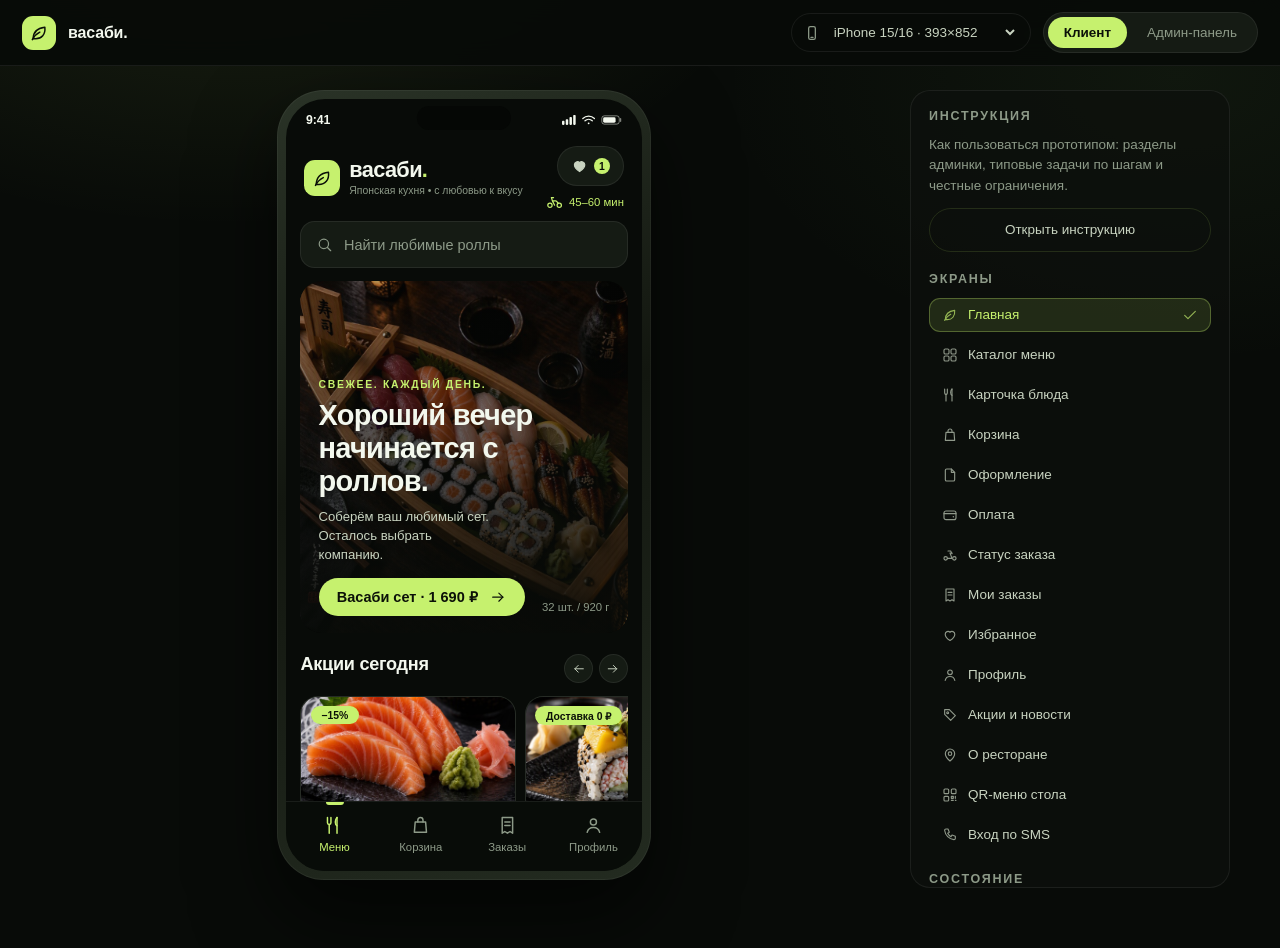
<file: index.html>
<!DOCTYPE html>
<html lang="ru">
<head>
<meta charset="utf-8">
<meta name="viewport" content="width=device-width, initial-scale=1">
<title>васаби.</title>
<link rel="stylesheet" href="assets/vendor/leaflet/leaflet.css">
<link rel="stylesheet" href="styles.css">
</head>
<body data-device="phone" data-mode="client">

<header class="topbar">
  <div class="tb-brand">
    <span class="tb-logo" aria-hidden="true">
      <svg viewBox="0 0 24 24" fill="none" stroke="currentColor" stroke-width="1.8" stroke-linecap="round" stroke-linejoin="round"><path d="M5 19c0-8 5-13 14-14 1 9-4 14-11 14H5z"/><path d="M4 20c2-4 5-7 9-9"/></svg>
    </span>
    <span class="tb-title">
      <strong>васаби.</strong>
    </span>
  </div>
  <div class="tb-right">
    <div class="tb-size">
      <svg class="tb-size-ico" viewBox="0 0 24 24" fill="none" stroke="currentColor" stroke-width="1.9" stroke-linecap="round" stroke-linejoin="round" aria-hidden="true"><rect x="7" y="2.5" width="10" height="19" rx="2.5"/><path d="M10.5 18.6h3"/></svg>
      <select id="deviceSize" aria-label="Размер экрана">
        <option value="phone">iPhone 15/16 · 393×852</option>
        <option value="max">iPhone Pro Max · 430×932</option>
        <option value="pixel">Pixel 8/9 · 412×892</option>
        <option value="compact">Galaxy S24 · 360×780</option>
        <option value="small">iPhone SE · 375×667</option>
        <option value="tablet">Планшет · 768×1024</option>
        <option value="wide">Терминал в зале · 1024×768</option>
        <option value="full">Во весь экран</option>
        <option value="custom">Свой размер…</option>
      </select>
      <span class="tb-size-custom" id="sizeCustom" hidden>
        <input type="number" id="sizeW" min="320" max="1600" step="1" value="393" aria-label="Ширина экрана в пикселях">
        <span class="tb-size-x">×</span>
        <input type="number" id="sizeH" min="480" max="1400" step="1" value="852" aria-label="Высота экрана в пикселях">
      </span>
    </div>
    <nav class="mode-switch" aria-label="Режим прототипа">
      <button type="button" class="mode-btn is-active" data-mode="client">Клиент</button>
      <button type="button" class="mode-btn" data-mode="admin">Админ-панель</button>
    </nav>
  </div>
</header>

<main class="stage">

  <!-- ======================= КЛИЕНТСКОЕ ПРИЛОЖЕНИЕ ======================= -->
  <section class="client-stage" id="clientStage">

    <div class="device-wrap">
      <div class="device" role="region" aria-label="Прототип мобильного приложения васаби">
        <div class="device-screen">

          <div class="statusbar" aria-hidden="true">
            <span class="sb-time">9:41</span>
            <span class="sb-notch"></span>
            <span class="sb-icons">
              <svg viewBox="0 0 18 12" fill="currentColor"><rect x="0" y="7" width="3" height="5" rx="1"/><rect x="4.5" y="5" width="3" height="7" rx="1"/><rect x="9" y="2.5" width="3" height="9.5" rx="1"/><rect x="13.5" y="0" width="3" height="12" rx="1"/></svg>
              <svg viewBox="0 0 16 12" fill="none" stroke="currentColor" stroke-width="1.5" stroke-linecap="round"><path d="M1 4.2a10 10 0 0114 0"/><path d="M3.6 7a6.4 6.4 0 018.8 0"/><circle cx="8" cy="10" r="1.1" fill="currentColor" stroke="none"/></svg>
              <svg viewBox="0 0 26 12" fill="none"><rect x="1" y="1" width="21" height="10" rx="3" stroke="currentColor" stroke-width="1.2" opacity=".5"/><rect x="2.6" y="2.6" width="15" height="6.8" rx="1.8" fill="currentColor"/><path d="M23.6 4.4v3.2" stroke="currentColor" stroke-width="1.6" stroke-linecap="round" opacity=".5"/></svg>
            </span>
          </div>

          <div class="viewport" id="viewport" tabindex="-1"></div>

          <div class="dock">
            <div id="cartbarSlot"></div>
            <nav class="tabbar" id="tabbar" aria-label="Основная навигация"></nav>
          </div>

          <div class="toast" id="toast" role="status" aria-live="polite"></div>
        </div>
      </div>
    </div>

    <aside class="inspector" id="inspector">
      <div class="insp-block">
        <h2 class="insp-title">Инструкция</h2>
        <p class="insp-doc">Как пользоваться прототипом: разделы админки, типовые задачи по шагам и честные ограничения.</p>
        <a class="btn-outline btn-sm" href="guide.html">Открыть инструкцию</a>
      </div>
      <div class="insp-block">
        <h2 class="insp-title">Экраны</h2>
        <div class="insp-list" id="screenList"></div>
      </div>
      <div class="insp-block">
        <h2 class="insp-title">Состояние</h2>
        <dl class="insp-state" id="inspState"></dl>
        <button type="button" class="btn-outline btn-sm" data-act="reset">Сбросить демо-данные</button>
      </div>
      <div class="insp-block">
        <h2 class="insp-title">Что работает</h2>
        <ul class="insp-list-plain" id="inspFeatures"></ul>
      </div>
    </aside>

  </section>

  <!-- ======================= АДМИН-ПАНЕЛЬ ======================= -->
  <section class="admin-stage" id="adminStage" hidden>
    <div class="toast admin-toast" id="adminToast" role="status" aria-live="polite"></div>
    <div class="admin-frame">
      <div class="admin-browser">
        <span class="dot r"></span><span class="dot y"></span><span class="dot g"></span>
        <span class="admin-url">admin.vasabi.ru</span>
      </div>
      <div class="admin-app">
        <aside class="admin-side" id="adminSide"></aside>
        <div class="admin-main">
          <header class="admin-top" id="adminTop"></header>
          <div class="admin-body" id="adminBody"></div>
        </div>
      </div>
    </div>
  </section>

</main>

<script src="assets/vendor/leaflet/leaflet.js"></script>
<script src="data.js"></script>
<script src="qr.js"></script>
<script src="geo.js"></script>
<script src="app.js"></script>
<script src="admin.js"></script>
</body>
</html>
</file>
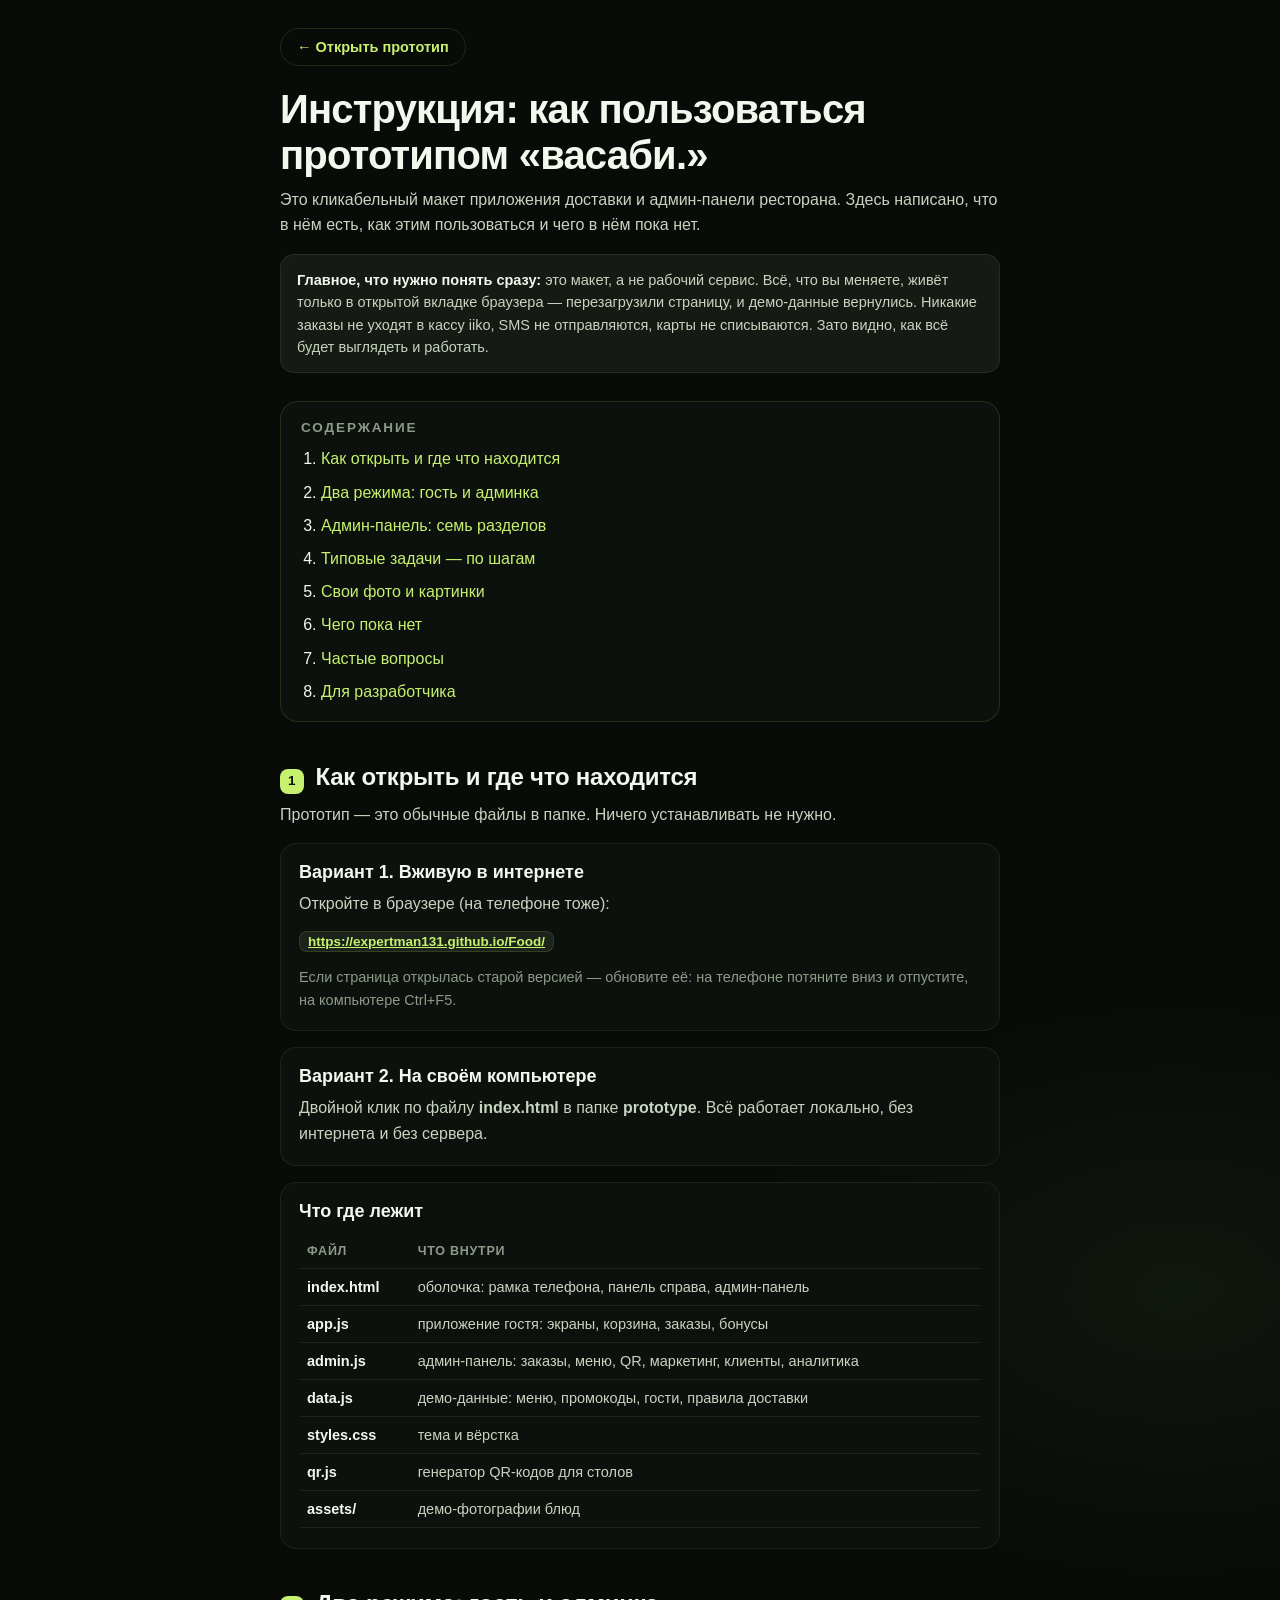
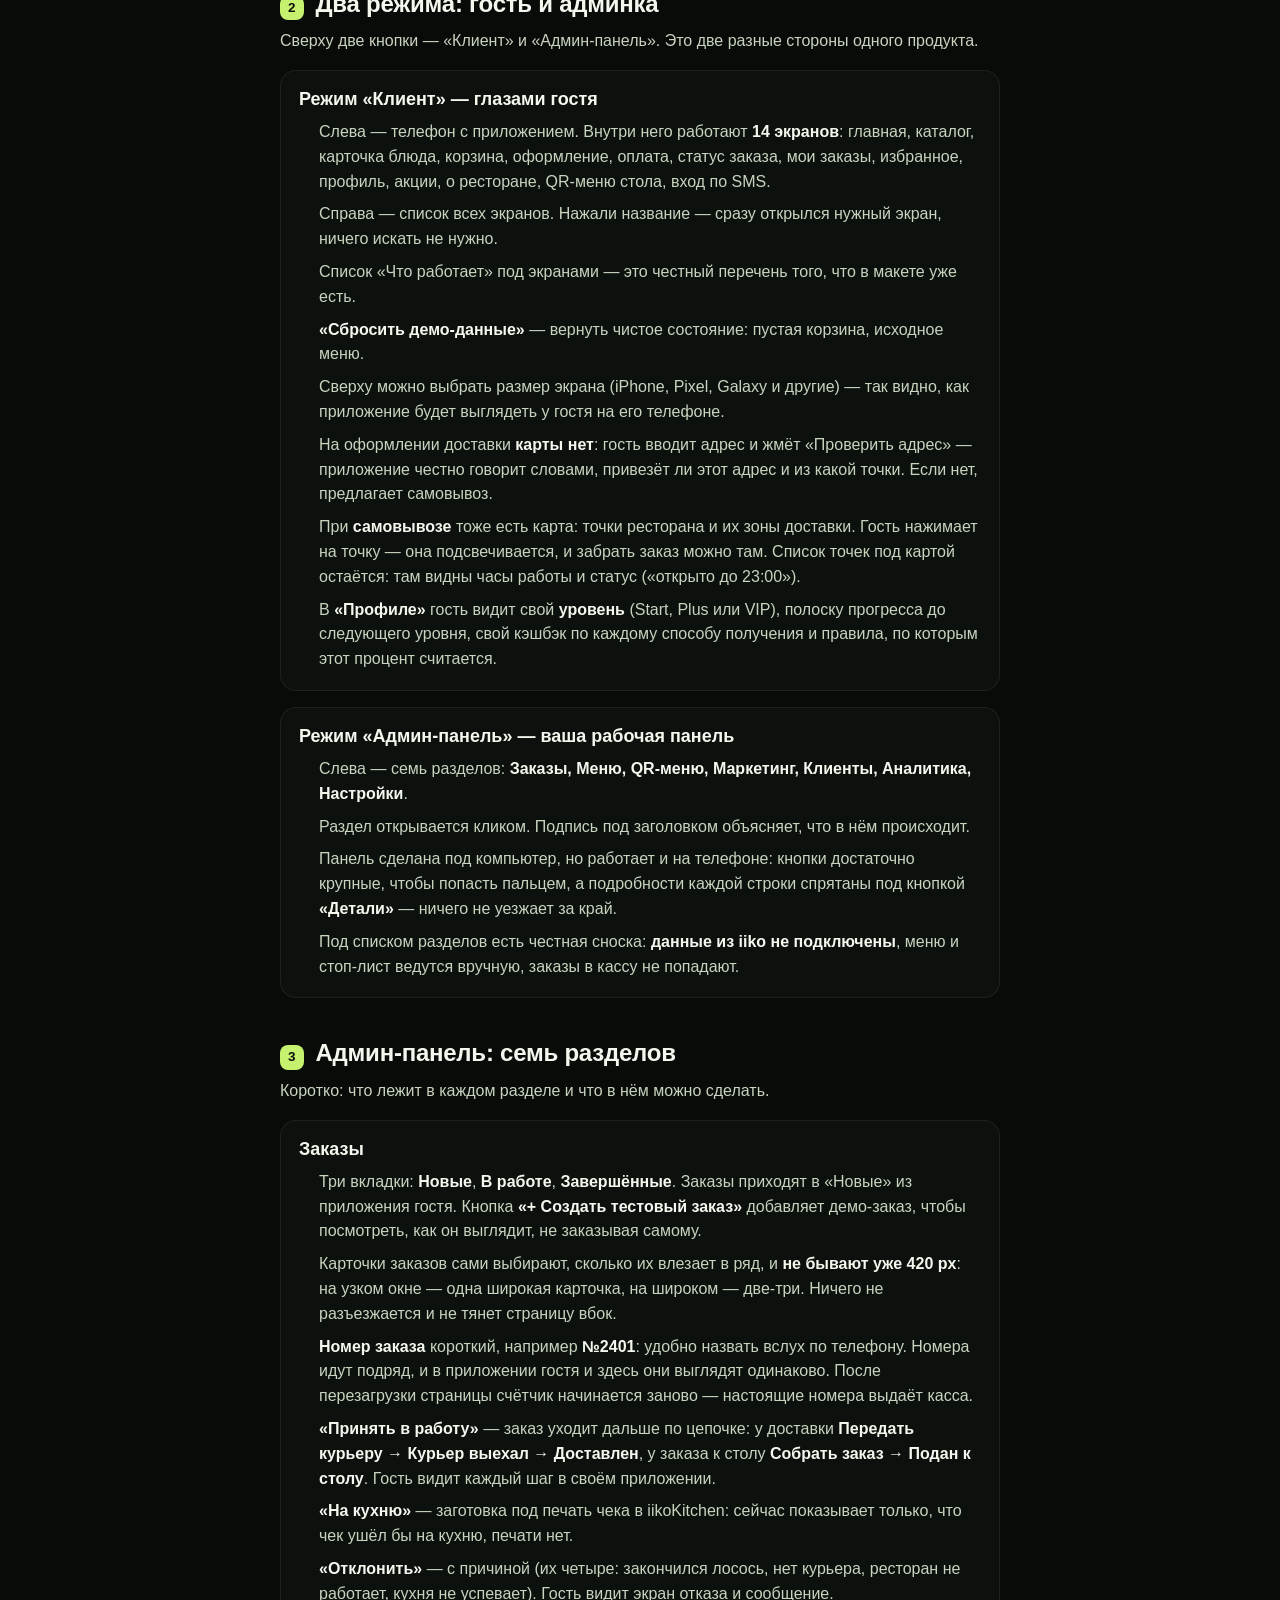
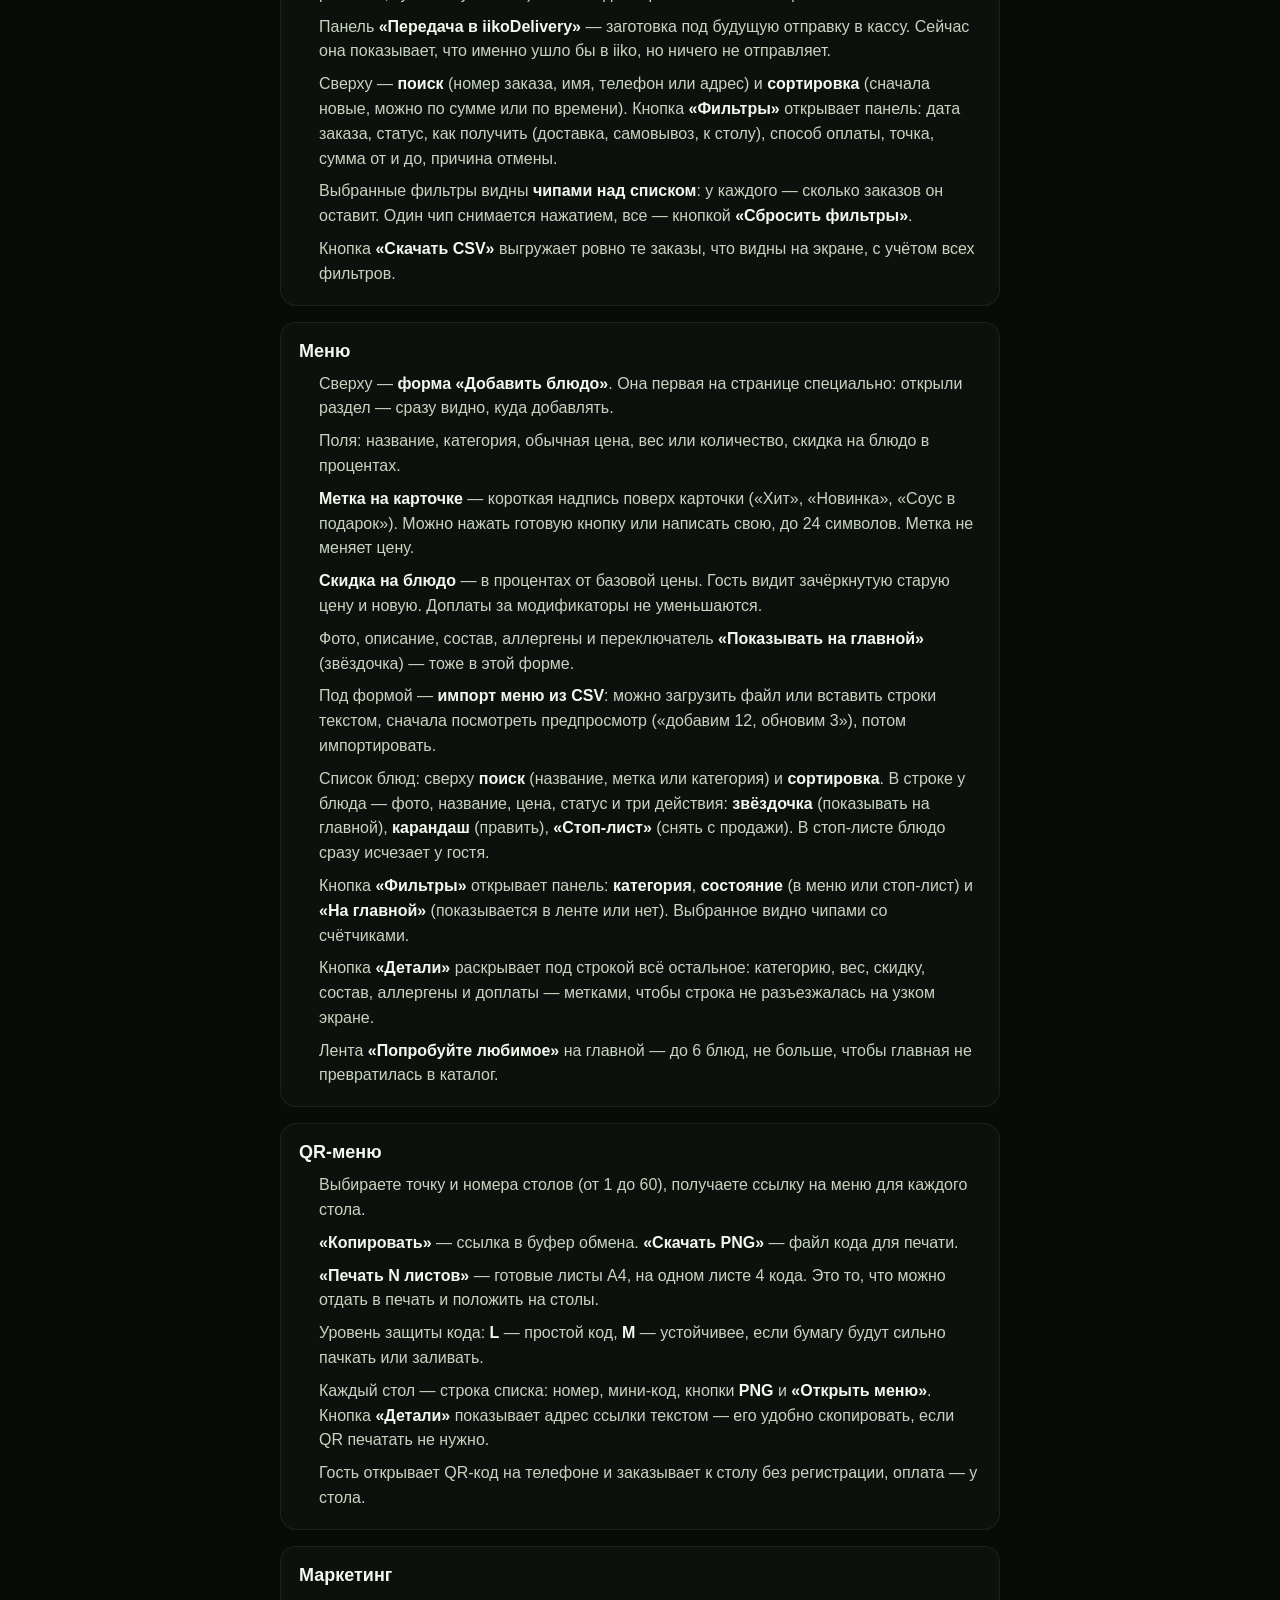
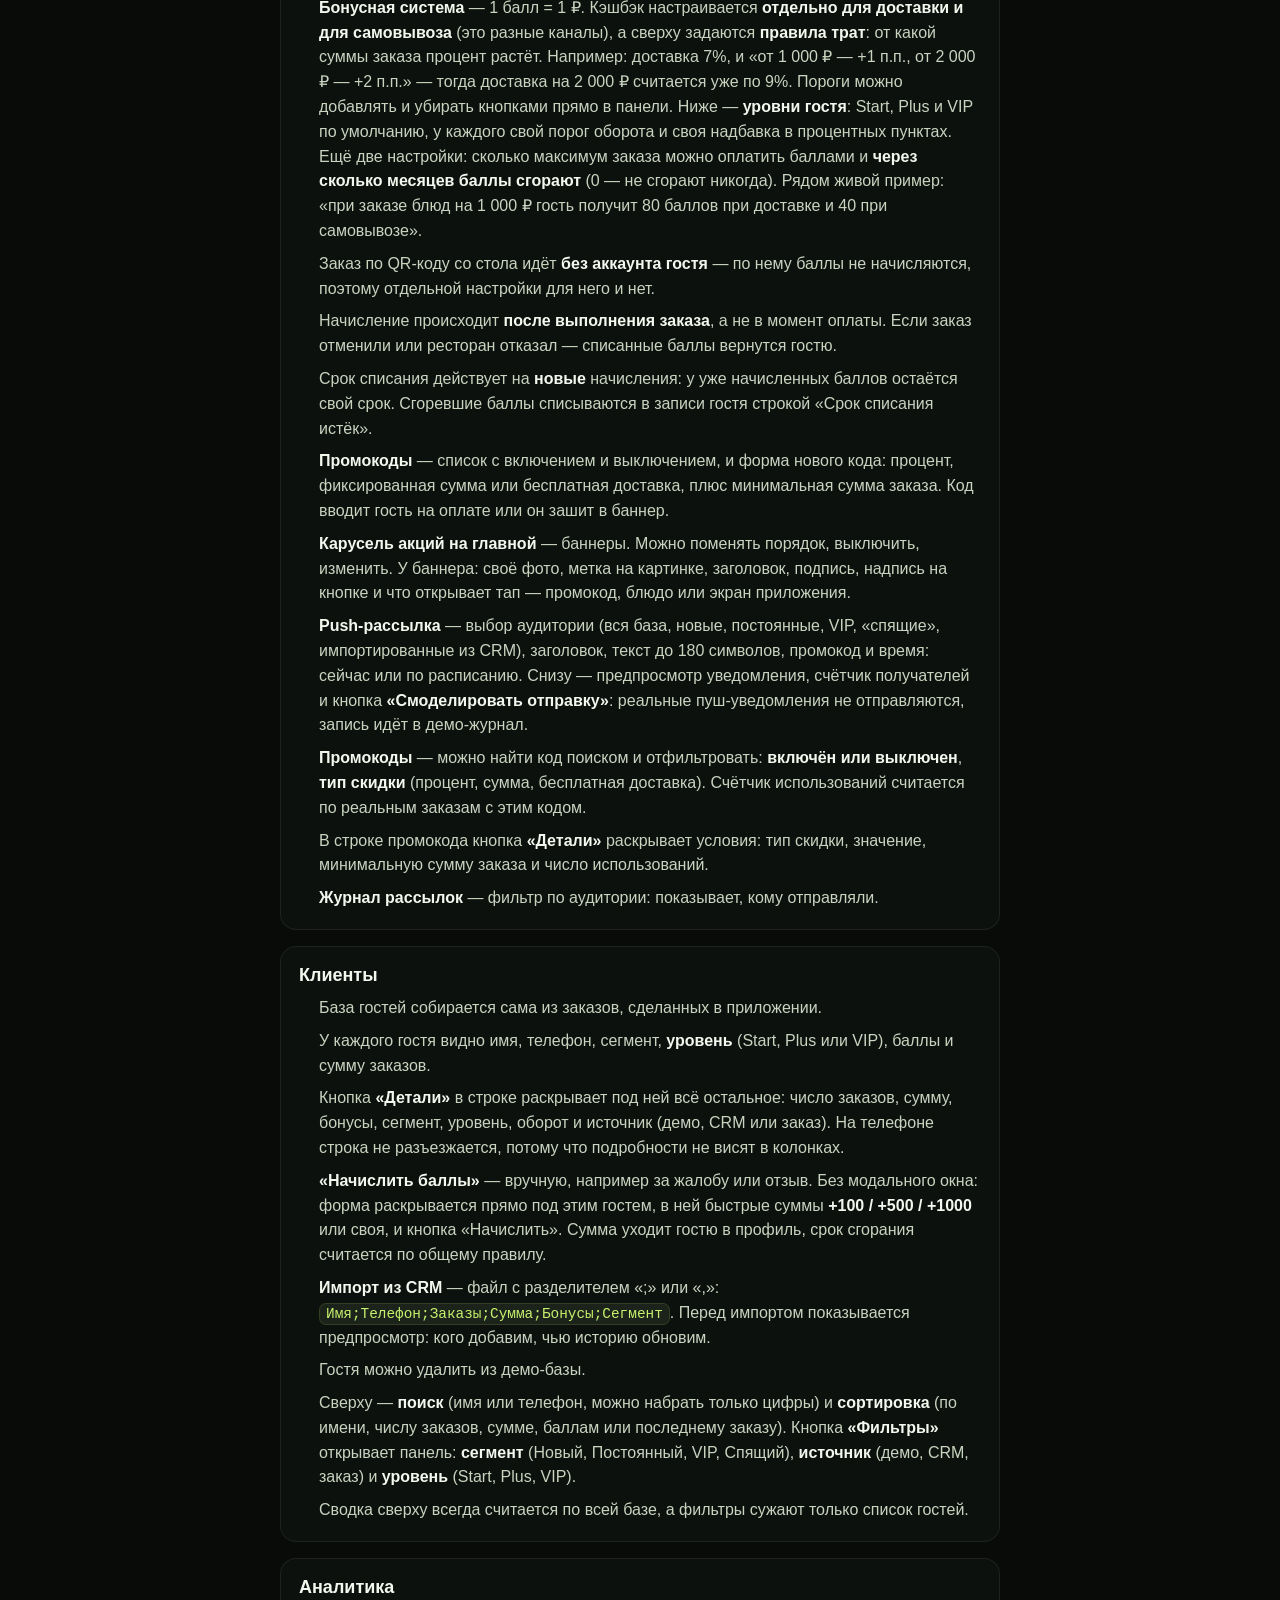
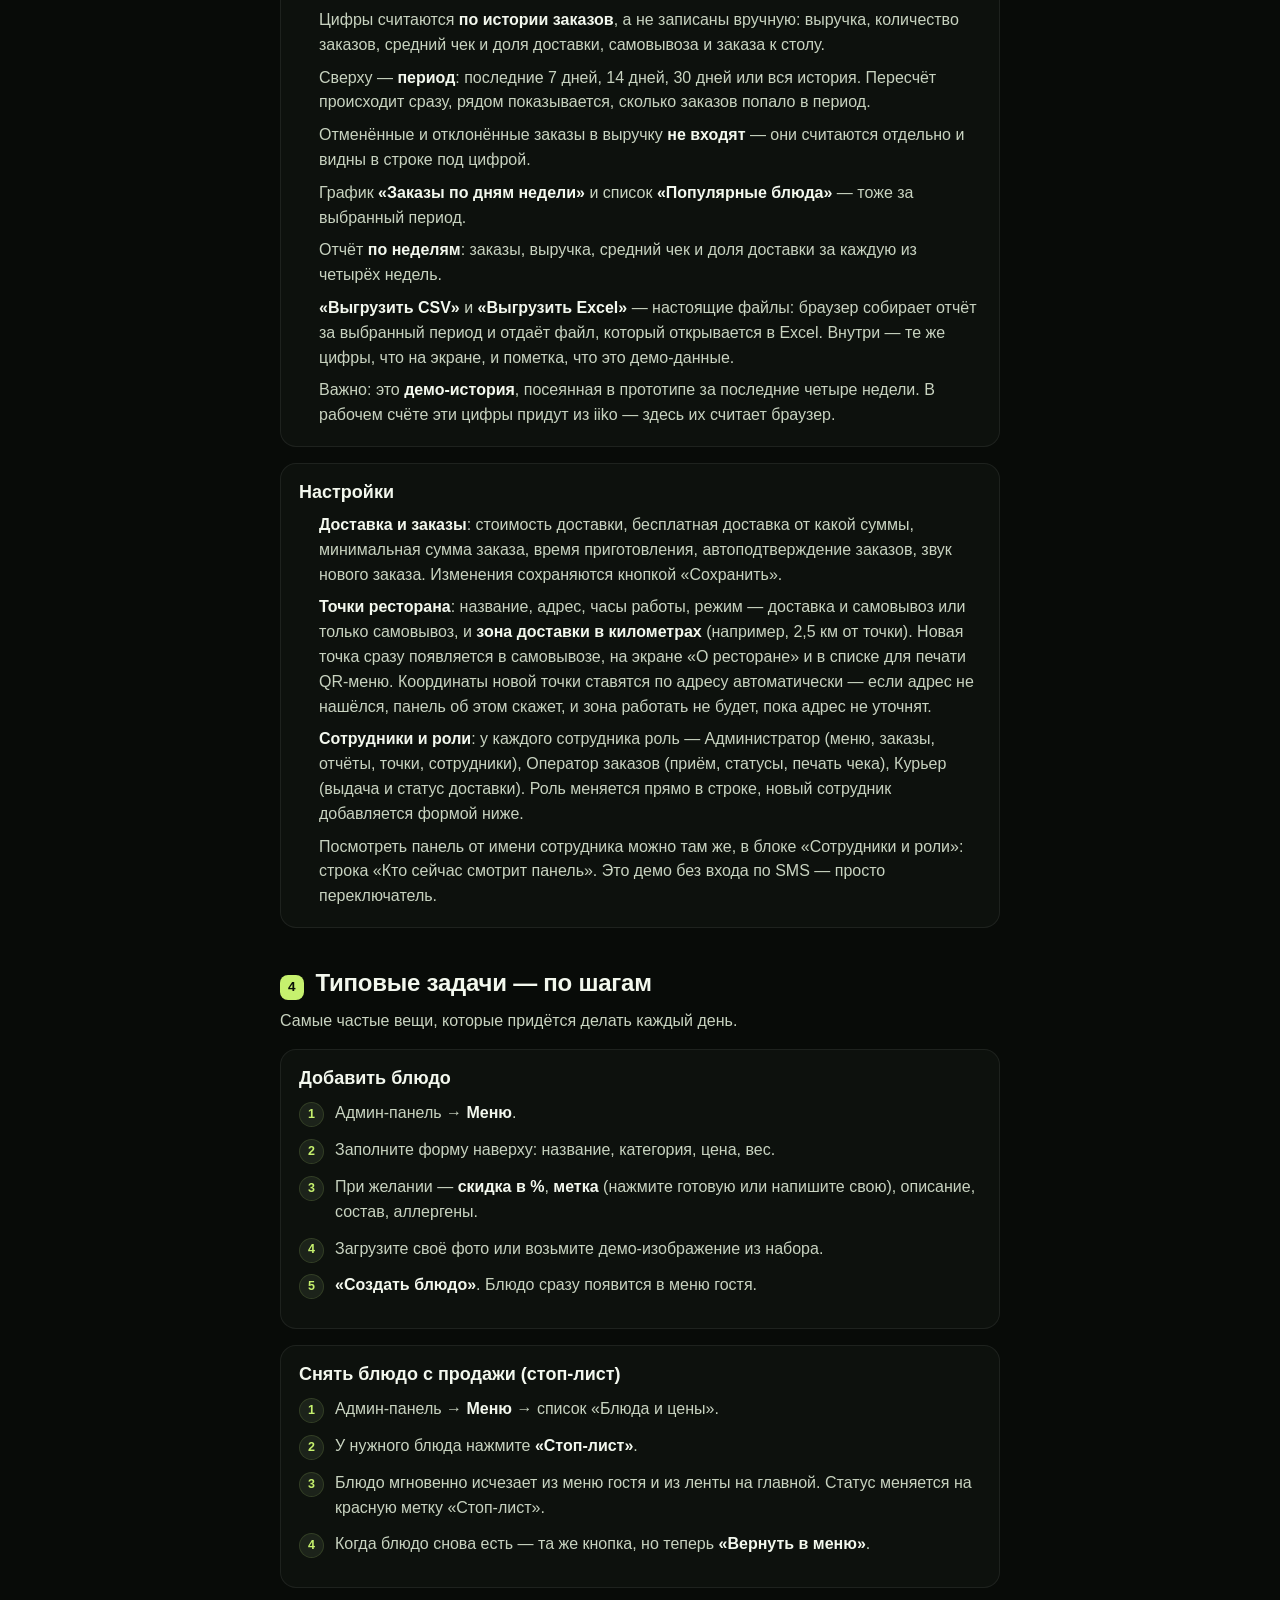
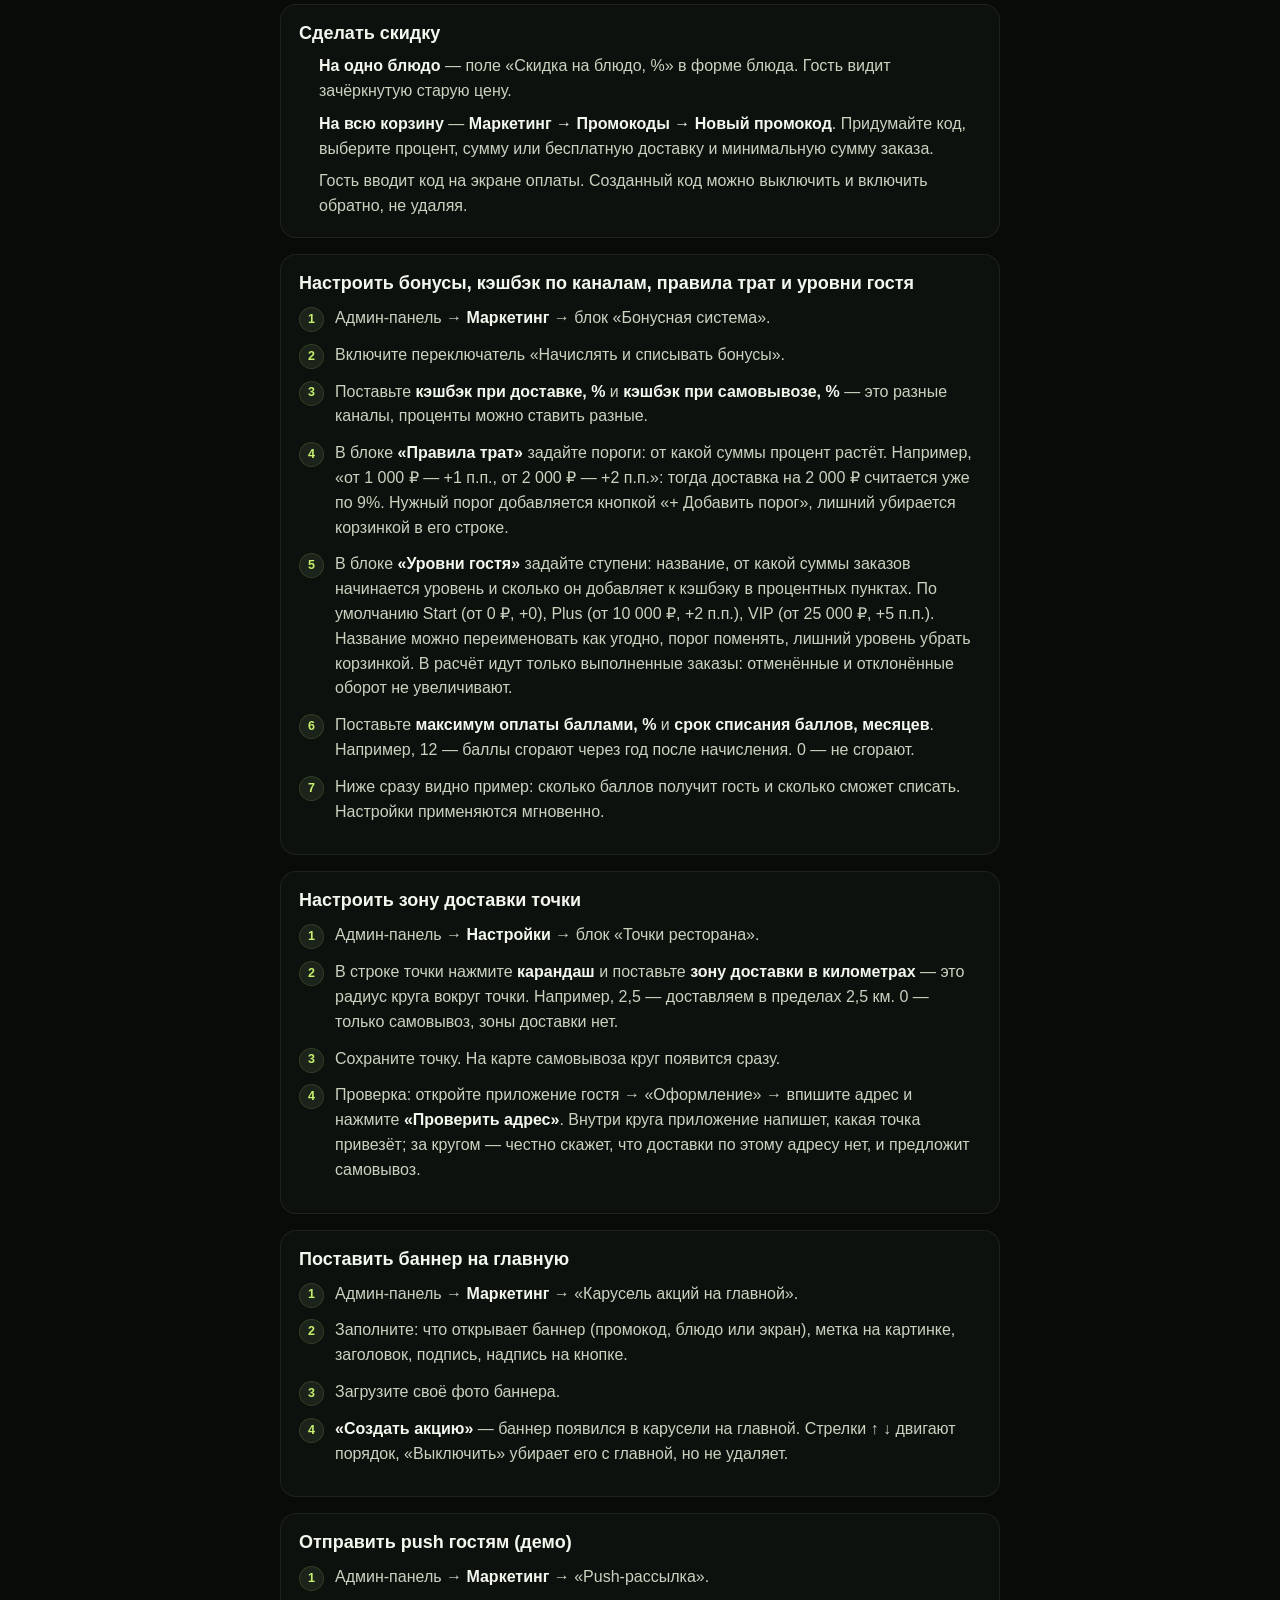
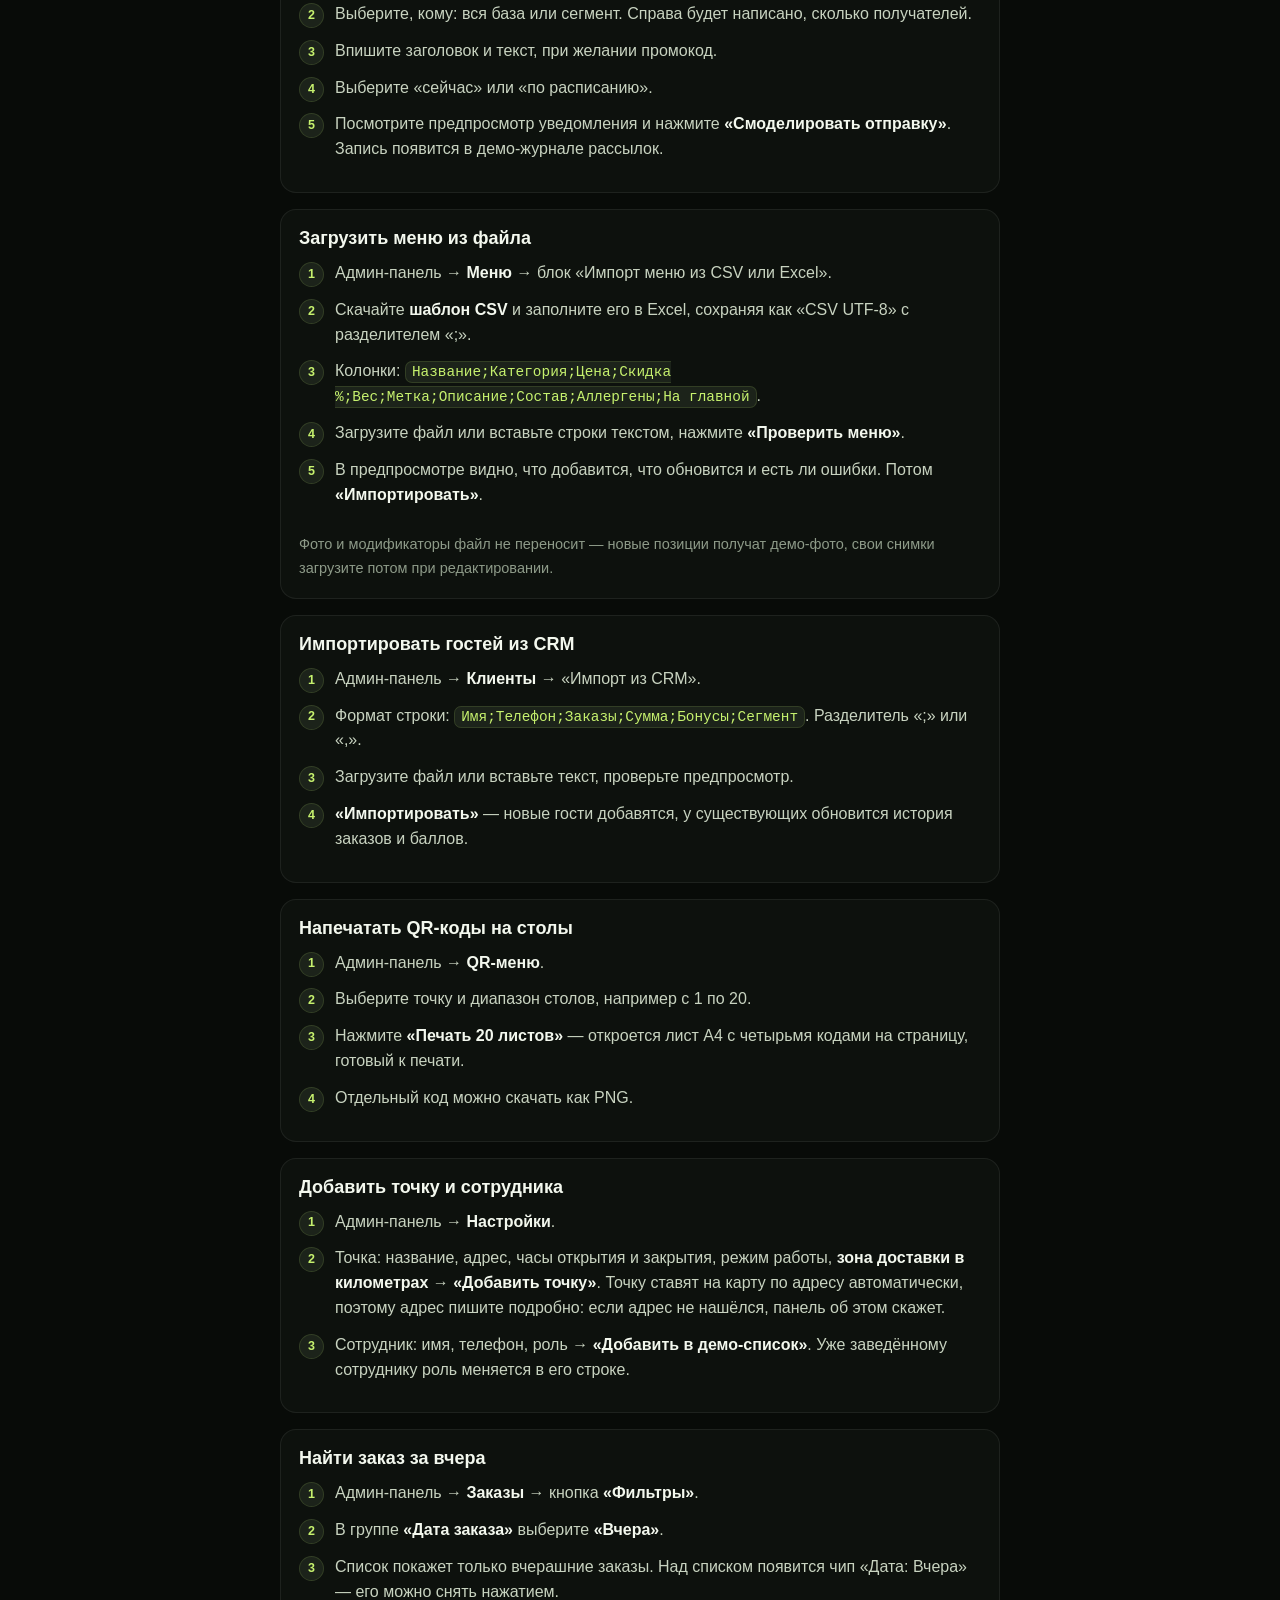
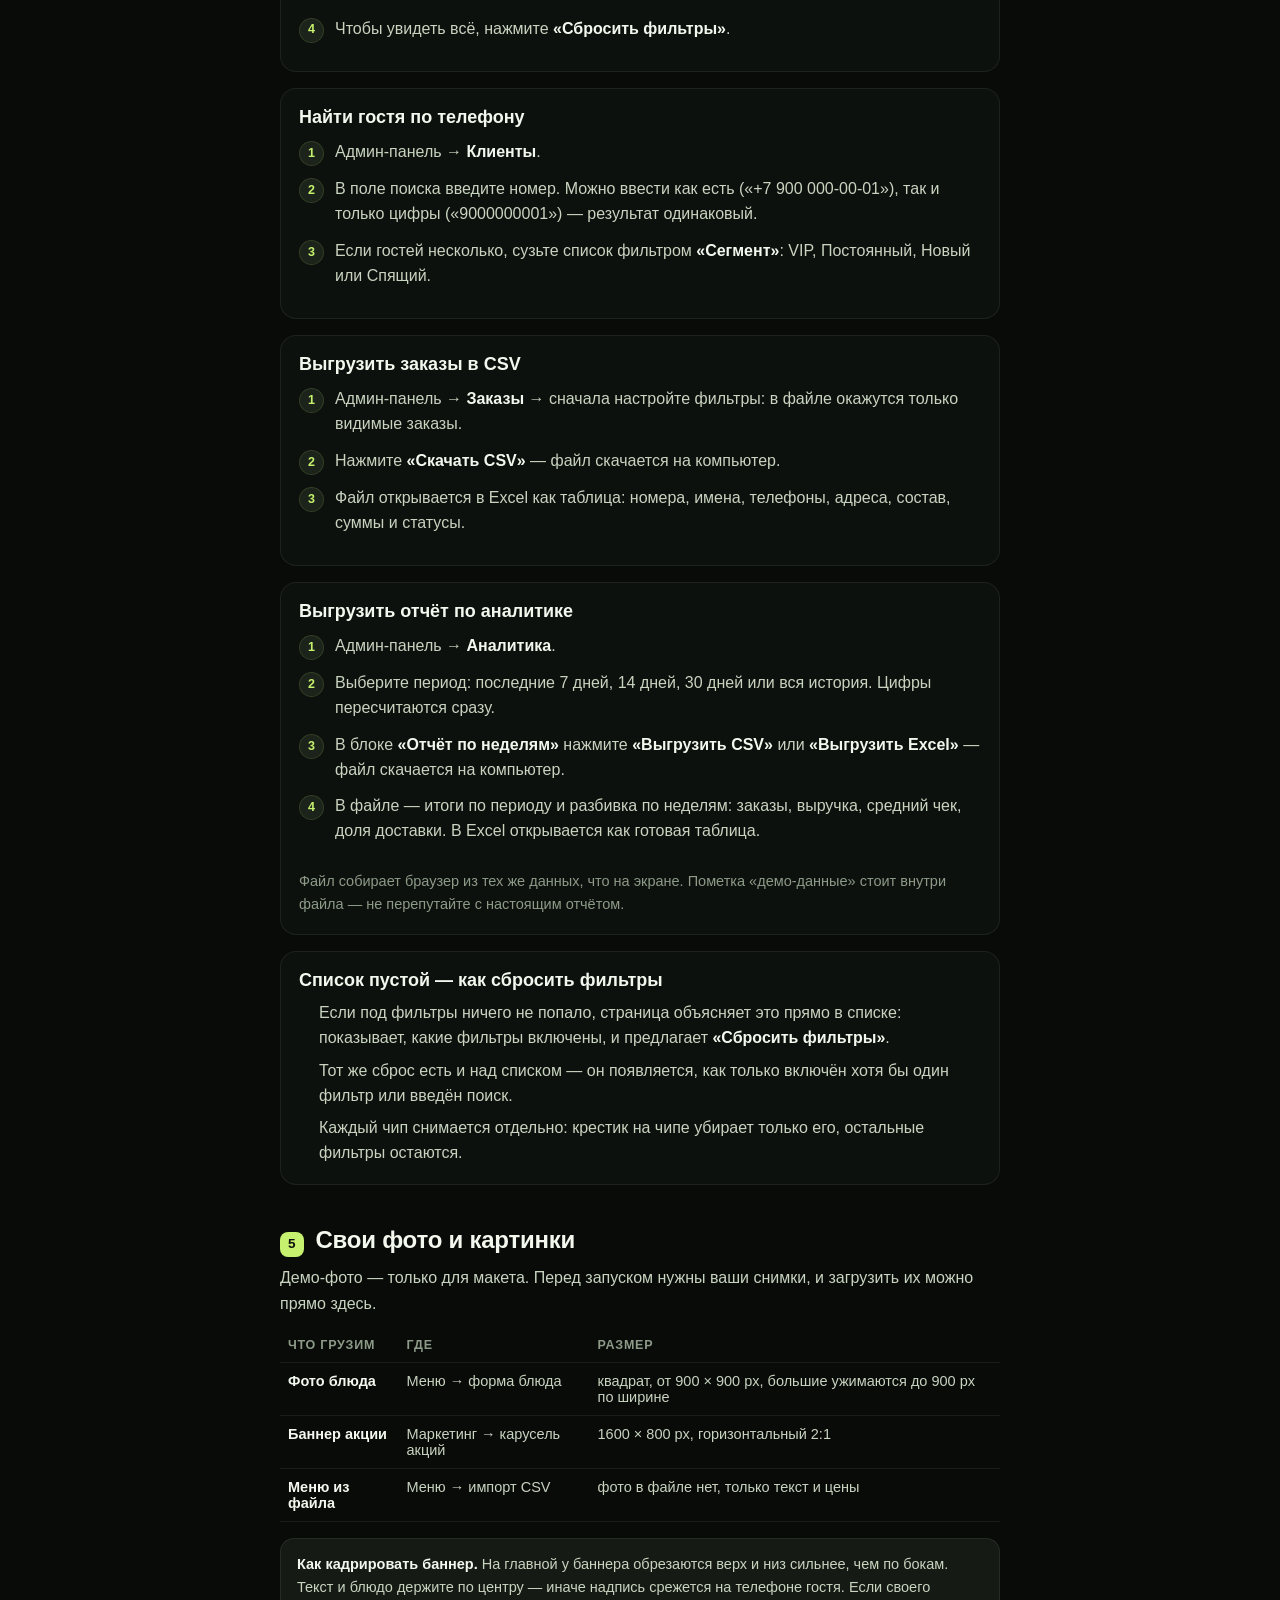
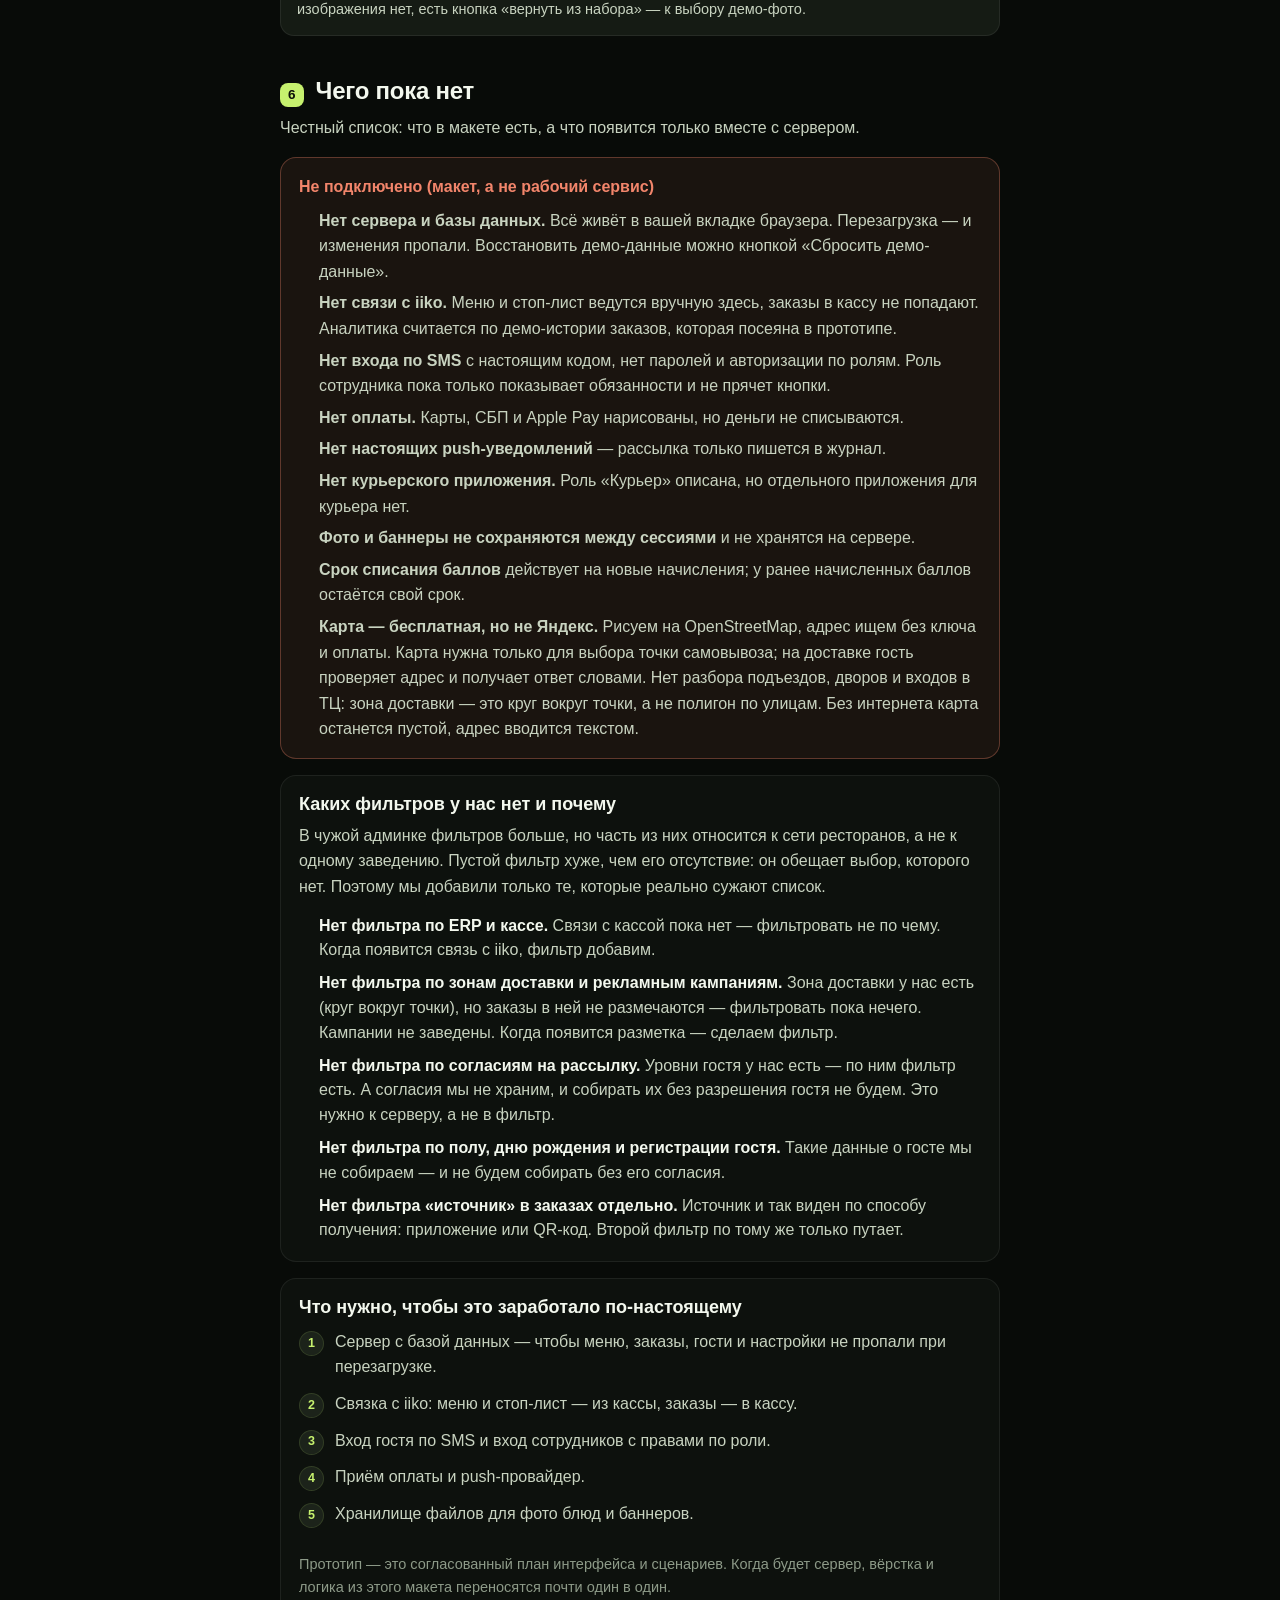
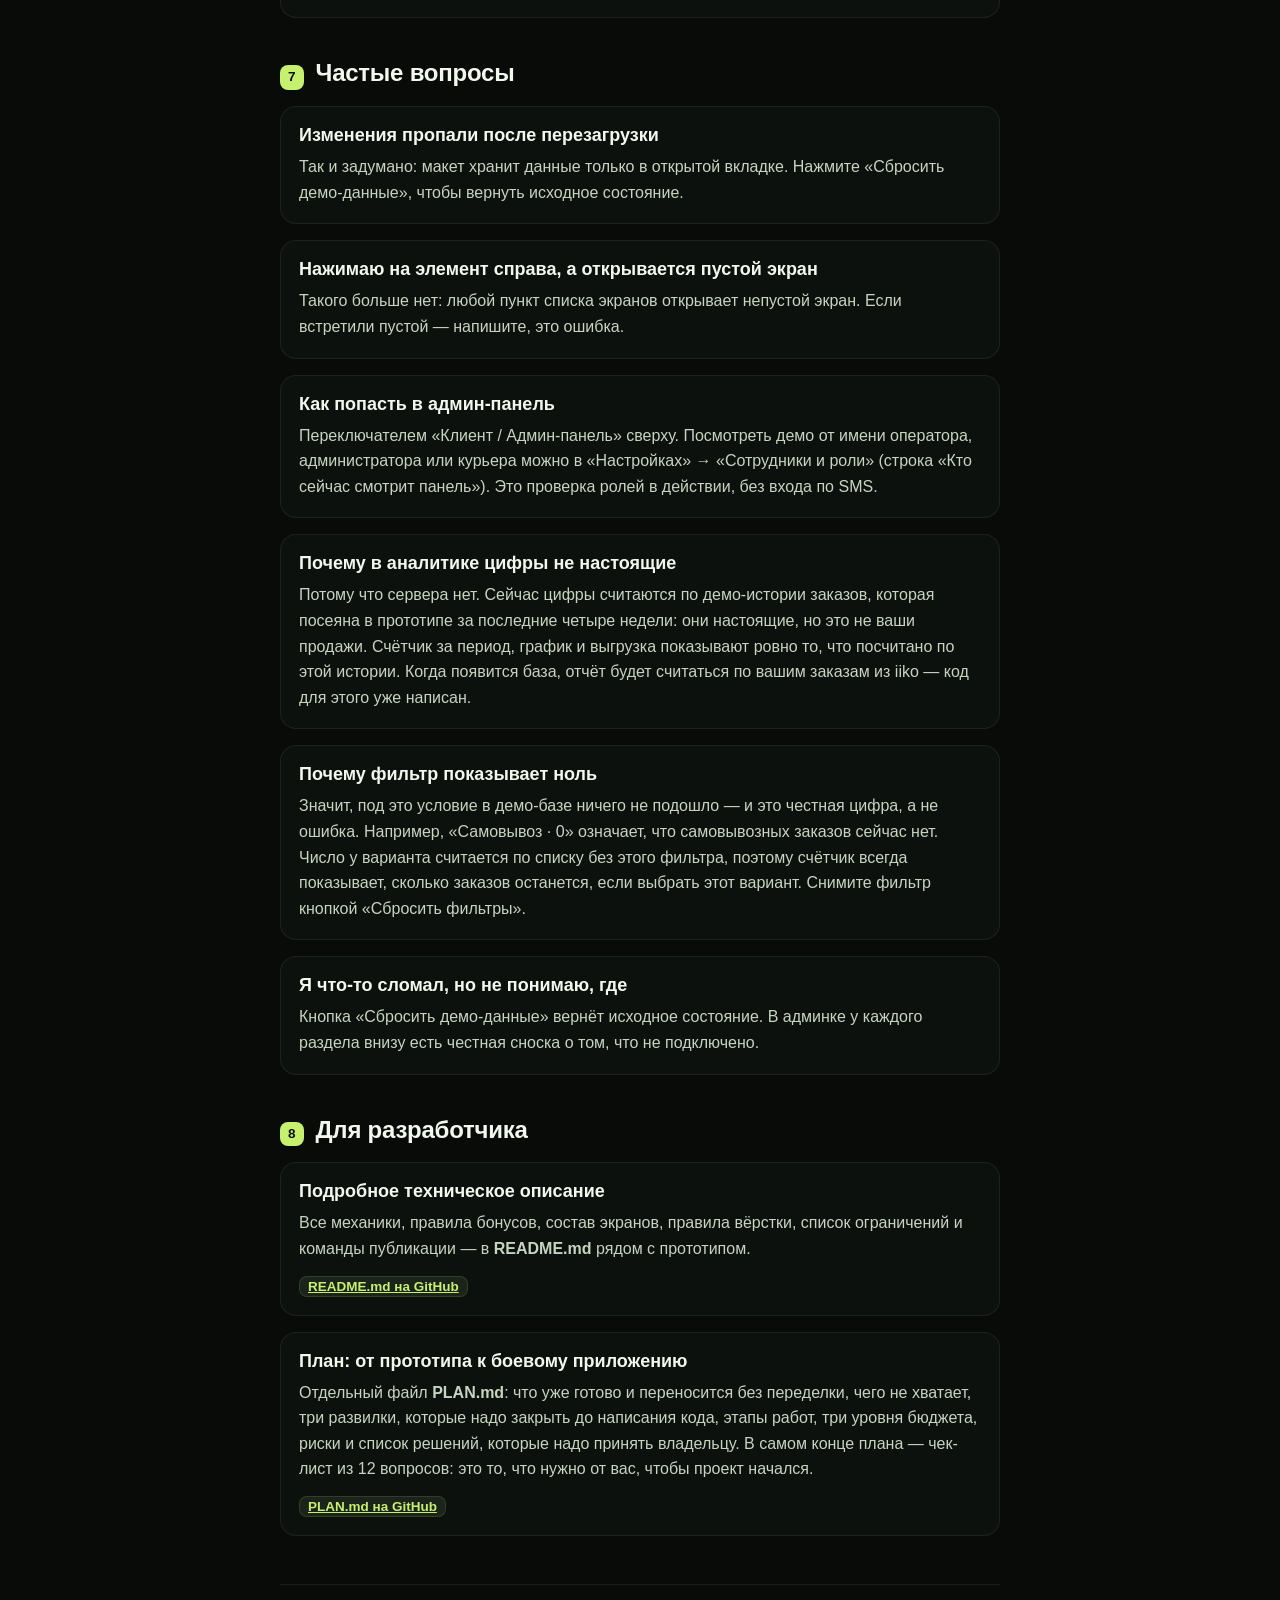
<file: guide.html>
<!DOCTYPE html>
<html lang="ru">
<head>
<meta charset="utf-8">
<meta name="viewport" content="width=device-width, initial-scale=1">
<title>Инструкция · васаби.</title>
<link rel="stylesheet" href="styles.css">
<style>
  .g-wrap{max-width:760px;margin:0 auto;padding:var(--sp-28) var(--sp-20) var(--sp-60);}
  .g-wrap code{
    background:var(--surface-2);border:1px solid var(--line);border-radius:7px;
    padding:var(--sp-2) var(--sp-6);font-size:.9em;color:var(--lime);
    overflow-wrap:anywhere;word-break:break-word;
  }
  .g-head{margin-bottom:var(--sp-28);}
  .g-back{
    display:inline-flex;align-items:center;gap:var(--sp-8);
    color:var(--lime);text-decoration:none;font-size:var(--fs-14);font-weight:600;
    border:1px solid var(--line);border-radius:999px;padding:var(--sp-10) var(--sp-16);margin-bottom:var(--sp-20);
  }
  .g-back:hover{background:rgba(198,241,110,.10);}
  .g-title{font-size:clamp(var(--fs-24),6vw,var(--fs-40));line-height:1.15;font-weight:800;letter-spacing:-.02em;}
  .g-sub{margin-top:var(--sp-10);color:var(--soft);font-size:var(--fs-16);line-height:1.55;}
  .g-note{
    margin-top:var(--sp-16);padding:var(--sp-14) var(--sp-16);border-radius:14px;
    background:var(--surface);border:1px solid var(--line-soft);
    color:var(--soft);font-size:var(--fs-14);line-height:1.55;
  }
  .g-note b{color:var(--text);}
  .g-toc{
    margin:var(--sp-28) 0 var(--sp-10);padding:var(--sp-18) var(--sp-20);border-radius:18px;
    background:var(--panel);border:1px solid var(--line);
  }
  .g-toc h2{margin:0 0 var(--sp-12);font-size:var(--fs-13);font-weight:700;letter-spacing:.14em;text-transform:uppercase;color:var(--muted);}
  .g-toc ol{margin:0;padding-left:var(--sp-20);display:grid;gap:var(--sp-10);}
  .g-toc a{color:var(--lime);text-decoration:none;font-size:var(--fs-16);line-height:1.45;}
  .g-toc a:hover{text-decoration:underline;}
  .g-sec{margin-top:var(--sp-40);}
  .g-sec > h2{
    font-size:var(--fs-24);font-weight:800;letter-spacing:-.01em;line-height:1.25;
    display:flex;align-items:baseline;gap:var(--sp-12);
  }
  .g-sec > h2 .n{
    font-size:var(--fs-13);font-weight:700;color:#0B1008;background:var(--lime);
    border-radius:8px;padding:var(--sp-4) var(--sp-8);flex:none;letter-spacing:0;
  }
  .g-sec > .g-lead{margin-top:var(--sp-8);color:var(--soft);font-size:var(--fs-16);line-height:1.6;}
  .g-card{
    margin-top:var(--sp-16);padding:var(--sp-18) var(--sp-18) var(--sp-4);border-radius:16px;
    background:var(--panel);border:1px solid var(--line-soft);
  }
  .g-card h3{font-size:var(--fs-18);font-weight:700;margin-bottom:var(--sp-8);}
  .g-card > p:last-child,.g-card > ul:last-child,.g-card > ol:last-child{margin-bottom:var(--sp-14);}
  .g-list{margin:var(--sp-10) 0 var(--sp-14);padding-left:var(--sp-20);display:grid;gap:var(--sp-8);color:var(--soft);font-size:var(--fs-16);line-height:1.55;}
  .g-list li::marker{color:var(--lime);}
  .g-list b{color:var(--text);}
  .g-steps{margin:var(--sp-12) 0 var(--sp-14);padding:0;list-style:none;counter-reset:g;}
  .g-steps li{
    counter-increment:g;position:relative;padding:0 0 var(--sp-12) var(--sp-36);color:var(--soft);
    font-size:var(--fs-16);line-height:1.55;
  }
  .g-steps li::before{
    content:counter(g);position:absolute;left:0;top:1px;
    width:23px;height:23px;border-radius:50%;background:var(--surface-2);border:1px solid var(--line);
    color:var(--lime);font-size:var(--fs-12);font-weight:700;display:grid;place-items:center;
  }
  .g-steps b{color:var(--text);}
  .g-table{width:100%;border-collapse:collapse;margin:var(--sp-12) 0 var(--sp-16);font-size:var(--fs-14);}
  .g-table th,.g-table td{text-align:left;padding:var(--sp-10) var(--sp-8);border-bottom:1px solid var(--line-soft);vertical-align:top;}
  .g-table th{color:var(--muted);font-weight:600;font-size:var(--fs-12);text-transform:uppercase;letter-spacing:.06em;}
  .g-table td{color:var(--soft);}
  .g-table td b{color:var(--text);}
  .g-kbd{
    display:inline-block;max-width:100%;padding:var(--sp-2) var(--sp-8);border-radius:8px;background:var(--surface-2);
    border:1px solid var(--line);color:var(--lime);font-size:var(--fs-13);font-weight:600;
    overflow-wrap:anywhere;
  }
  .g-warn{
    margin-top:var(--sp-16);padding:var(--sp-16) var(--sp-18);border-radius:16px;
    background:rgba(242,133,107,.08);border:1px solid rgba(242,133,107,.32);
    color:var(--soft);font-size:var(--fs-16);line-height:1.6;
  }
  .g-warn h3{color:var(--danger);font-size:var(--fs-16);margin-bottom:var(--sp-8);}
  .g-warn ul{margin:var(--sp-8) 0 0;padding-left:var(--sp-20);display:grid;gap:var(--sp-6);}
  .g-foot{margin-top:var(--sp-48);padding-top:var(--sp-18);border-top:1px solid var(--line-soft);color:var(--muted);font-size:var(--fs-14);line-height:1.6;}
  .g-foot a{color:var(--lime);}
  @media (max-width:560px){
    .g-wrap{padding:var(--sp-20) var(--sp-14) var(--sp-60);}
    .g-sec > h2{font-size:var(--fs-20);}
    .g-card{padding:var(--sp-16) var(--sp-14) var(--sp-2);}
    /* таблица на телефоне становится карточками — колонки не сжимаются в нечитаемую полосу */
    .g-table thead{display:none;}
    .g-table tr{display:block;border:1px solid var(--line-soft);border-radius:14px;padding:var(--sp-12) var(--sp-14);margin-bottom:var(--sp-12);}
    .g-table td{display:flex;gap:var(--sp-14);padding:var(--sp-6) 0;border-bottom:1px solid var(--line-soft);align-items:baseline;}
    .g-table td:last-child{border-bottom:0;}
    .g-table td::before{content:attr(data-label);flex:none;width:92px;color:var(--muted);font-size:var(--fs-12);}
  }
</style>
</head>
<body data-mode="guide">

<main class="g-wrap">

  <div class="g-head">
    <a class="g-back" href="index.html">← Открыть прототип</a>
    <h1 class="g-title">Инструкция: как пользоваться прототипом «васаби.»</h1>
    <p class="g-sub">Это кликабельный макет приложения доставки и админ-панели ресторана. Здесь написано, что в нём есть, как этим пользоваться и чего в нём пока нет.</p>
    <div class="g-note">
      <b>Главное, что нужно понять сразу:</b> это макет, а не рабочий сервис. Всё, что вы меняете, живёт только в открытой вкладке браузера — перезагрузили страницу, и демо-данные вернулись. Никакие заказы не уходят в кассу iiko, SMS не отправляются, карты не списываются. Зато видно, как всё будет выглядеть и работать.
    </div>
  </div>

  <nav class="g-toc" aria-label="Содержание">
    <h2>Содержание</h2>
    <ol>
      <li><a href="#open">Как открыть и где что находится</a></li>
      <li><a href="#modes">Два режима: гость и админка</a></li>
      <li><a href="#admin">Админ-панель: семь разделов</a></li>
      <li><a href="#tasks">Типовые задачи — по шагам</a></li>
      <li><a href="#photos">Свои фото и картинки</a></li>
      <li><a href="#limits">Чего пока нет</a></li>
      <li><a href="#faq">Частые вопросы</a></li>
      <li><a href="#dev">Для разработчика</a></li>
    </ol>
  </nav>

  <section class="g-sec" id="open">
    <h2><span class="n">1</span>Как открыть и где что находится</h2>
    <p class="g-lead">Прототип — это обычные файлы в папке. Ничего устанавливать не нужно.</p>
    <div class="g-card">
      <h3>Вариант 1. Вживую в интернете</h3>
      <p style="color:var(--soft);font-size:var(--fs-16);line-height:1.6;margin:0 0 var(--sp-14)">Откройте в браузере (на телефоне тоже):</p>
      <p style="margin:0 0 var(--sp-14)"><a class="g-kbd" href="https://expertman131.github.io/Food/" target="_blank" rel="noopener">https://expertman131.github.io/Food/</a></p>
      <p style="color:var(--muted);font-size:var(--fs-14);line-height:1.6;margin:0 0 var(--sp-14)">Если страница открылась старой версией — обновите её: на телефоне потяните вниз и отпустите, на компьютере Ctrl+F5.</p>
    </div>
    <div class="g-card">
      <h3>Вариант 2. На своём компьютере</h3>
      <p style="color:var(--soft);font-size:var(--fs-16);line-height:1.6;margin:0 0 var(--sp-14)">Двойной клик по файлу <b>index.html</b> в папке <b>prototype</b>. Всё работает локально, без интернета и без сервера.</p>
    </div>
    <div class="g-card">
      <h3>Что где лежит</h3>
      <table class="g-table">
        <thead><tr><th>Файл</th><th>Что внутри</th></tr></thead>
        <tbody>
          <tr><td data-label="Файл"><b>index.html</b></td><td data-label="Что внутри">оболочка: рамка телефона, панель справа, админ-панель</td></tr>
          <tr><td data-label="Файл"><b>app.js</b></td><td data-label="Что внутри">приложение гостя: экраны, корзина, заказы, бонусы</td></tr>
          <tr><td data-label="Файл"><b>admin.js</b></td><td data-label="Что внутри">админ-панель: заказы, меню, QR, маркетинг, клиенты, аналитика</td></tr>
          <tr><td data-label="Файл"><b>data.js</b></td><td data-label="Что внутри">демо-данные: меню, промокоды, гости, правила доставки</td></tr>
          <tr><td data-label="Файл"><b>styles.css</b></td><td data-label="Что внутри">тема и вёрстка</td></tr>
          <tr><td data-label="Файл"><b>qr.js</b></td><td data-label="Что внутри">генератор QR-кодов для столов</td></tr>
          <tr><td data-label="Файл"><b>assets/</b></td><td data-label="Что внутри">демо-фотографии блюд</td></tr>
        </tbody>
      </table>
    </div>
  </section>

  <section class="g-sec" id="modes">
    <h2><span class="n">2</span>Два режима: гость и админка</h2>
    <p class="g-lead">Сверху две кнопки — «Клиент» и «Админ-панель». Это две разные стороны одного продукта.</p>
    <div class="g-card">
      <h3>Режим «Клиент» — глазами гостя</h3>
      <ul class="g-list">
        <li>Слева — телефон с приложением. Внутри него работают <b>14 экранов</b>: главная, каталог, карточка блюда, корзина, оформление, оплата, статус заказа, мои заказы, избранное, профиль, акции, о ресторане, QR-меню стола, вход по SMS.</li>
        <li>Справа — список всех экранов. Нажали название — сразу открылся нужный экран, ничего искать не нужно.</li>
        <li>Список «Что работает» под экранами — это честный перечень того, что в макете уже есть.</li>
        <li><b>«Сбросить демо-данные»</b> — вернуть чистое состояние: пустая корзина, исходное меню.</li>
        <li>Сверху можно выбрать размер экрана (iPhone, Pixel, Galaxy и другие) — так видно, как приложение будет выглядеть у гостя на его телефоне.</li>
        <li>На оформлении доставки <b>карты нет</b>: гость вводит адрес и жмёт «Проверить адрес» — приложение честно говорит словами, привезёт ли этот адрес и из какой точки. Если нет, предлагает самовывоз.</li>
        <li>При <b>самовывозе</b> тоже есть карта: точки ресторана и их зоны доставки. Гость нажимает на точку — она подсвечивается, и забрать заказ можно там. Список точек под картой остаётся: там видны часы работы и статус («открыто до 23:00»).</li>
        <li>В <b>«Профиле»</b> гость видит свой <b>уровень</b> (Start, Plus или VIP), полоску прогресса до следующего уровня, свой кэшбэк по каждому способу получения и правила, по которым этот процент считается.</li>
      </ul>
    </div>
    <div class="g-card">
      <h3>Режим «Админ-панель» — ваша рабочая панель</h3>
      <ul class="g-list">
        <li>Слева — семь разделов: <b>Заказы, Меню, QR-меню, Маркетинг, Клиенты, Аналитика, Настройки</b>.</li>
        <li>Раздел открывается кликом. Подпись под заголовком объясняет, что в нём происходит.</li>
        <li>Панель сделана под компьютер, но работает и на телефоне: кнопки достаточно крупные, чтобы попасть пальцем, а подробности каждой строки спрятаны под кнопкой <b>«Детали»</b> — ничего не уезжает за край.</li>
        <li>Под списком разделов есть честная сноска: <b>данные из iiko не подключены</b>, меню и стоп-лист ведутся вручную, заказы в кассу не попадают.</li>
      </ul>
    </div>
  </section>

  <section class="g-sec" id="admin">
    <h2><span class="n">3</span>Админ-панель: семь разделов</h2>
    <p class="g-lead">Коротко: что лежит в каждом разделе и что в нём можно сделать.</p>

    <div class="g-card">
      <h3>Заказы</h3>
      <ul class="g-list">
        <li>Три вкладки: <b>Новые</b>, <b>В работе</b>, <b>Завершённые</b>. Заказы приходят в «Новые» из приложения гостя. Кнопка <b>«+ Создать тестовый заказ»</b> добавляет демо-заказ, чтобы посмотреть, как он выглядит, не заказывая самому.</li>
        <li>Карточки заказов сами выбирают, сколько их влезает в ряд, и <b>не бывают уже 420 px</b>: на узком окне — одна широкая карточка, на широком — две-три. Ничего не разъезжается и не тянет страницу вбок.</li>
        <li><b>Номер заказа</b> короткий, например <b>№2401</b>: удобно назвать вслух по телефону. Номера идут подряд, и в приложении гостя и здесь они выглядят одинаково. После перезагрузки страницы счётчик начинается заново — настоящие номера выдаёт касса.</li>
        <li><b>«Принять в работу»</b> — заказ уходит дальше по цепочке: у доставки <b>Передать курьеру → Курьер выехал → Доставлен</b>, у заказа к столу <b>Собрать заказ → Подан к столу</b>. Гость видит каждый шаг в своём приложении.</li>
        <li><b>«На кухню»</b> — заготовка под печать чека в iikoKitchen: сейчас показывает только, что чек ушёл бы на кухню, печати нет.</li>
        <li><b>«Отклонить»</b> — с причиной (их четыре: закончился лосось, нет курьера, ресторан не работает, кухня не успевает). Гость видит экран отказа и сообщение.</li>
        <li>Панель <b>«Передача в iikoDelivery»</b> — заготовка под будущую отправку в кассу. Сейчас она показывает, что именно ушло бы в iiko, но ничего не отправляет.</li>
        <li>Сверху — <b>поиск</b> (номер заказа, имя, телефон или адрес) и <b>сортировка</b> (сначала новые, можно по сумме или по времени). Кнопка <b>«Фильтры»</b> открывает панель: дата заказа, статус, как получить (доставка, самовывоз, к столу), способ оплаты, точка, сумма от и до, причина отмены.</li>
        <li>Выбранные фильтры видны <b>чипами над списком</b>: у каждого — сколько заказов он оставит. Один чип снимается нажатием, все — кнопкой <b>«Сбросить фильтры»</b>.</li>
        <li>Кнопка <b>«Скачать CSV»</b> выгружает ровно те заказы, что видны на экране, с учётом всех фильтров.</li>
      </ul>
    </div>

    <div class="g-card">
      <h3>Меню</h3>
      <ul class="g-list">
        <li>Сверху — <b>форма «Добавить блюдо»</b>. Она первая на странице специально: открыли раздел — сразу видно, куда добавлять.</li>
        <li>Поля: название, категория, обычная цена, вес или количество, скидка на блюдо в процентах.</li>
        <li><b>Метка на карточке</b> — короткая надпись поверх карточки («Хит», «Новинка», «Соус в подарок»). Можно нажать готовую кнопку или написать свою, до 24 символов. Метка не меняет цену.</li>
        <li><b>Скидка на блюдо</b> — в процентах от базовой цены. Гость видит зачёркнутую старую цену и новую. Доплаты за модификаторы не уменьшаются.</li>
        <li>Фото, описание, состав, аллергены и переключатель <b>«Показывать на главной»</b> (звёздочка) — тоже в этой форме.</li>
        <li>Под формой — <b>импорт меню из CSV</b>: можно загрузить файл или вставить строки текстом, сначала посмотреть предпросмотр («добавим 12, обновим 3»), потом импортировать.</li>
        <li>Список блюд: сверху <b>поиск</b> (название, метка или категория) и <b>сортировка</b>. В строке у блюда — фото, название, цена, статус и три действия: <b>звёздочка</b> (показывать на главной), <b>карандаш</b> (править), <b>«Стоп-лист»</b> (снять с продажи). В стоп-листе блюдо сразу исчезает у гостя.</li>
        <li>Кнопка <b>«Фильтры»</b> открывает панель: <b>категория</b>, <b>состояние</b> (в меню или стоп-лист) и <b>«На главной»</b> (показывается в ленте или нет). Выбранное видно чипами со счётчиками.</li>
        <li>Кнопка <b>«Детали»</b> раскрывает под строкой всё остальное: категорию, вес, скидку, состав, аллергены и доплаты — метками, чтобы строка не разъезжалась на узком экране.</li>
        <li>Лента <b>«Попробуйте любимое»</b> на главной — до 6 блюд, не больше, чтобы главная не превратилась в каталог.</li>
      </ul>
    </div>

    <div class="g-card">
      <h3>QR-меню</h3>
      <ul class="g-list">
        <li>Выбираете точку и номера столов (от 1 до 60), получаете ссылку на меню для каждого стола.</li>
        <li><b>«Копировать»</b> — ссылка в буфер обмена. <b>«Скачать PNG»</b> — файл кода для печати.</li>
        <li><b>«Печать N листов»</b> — готовые листы A4, на одном листе 4 кода. Это то, что можно отдать в печать и положить на столы.</li>
        <li>Уровень защиты кода: <b>L</b> — простой код, <b>M</b> — устойчивее, если бумагу будут сильно пачкать или заливать.</li>
        <li>Каждый стол — строка списка: номер, мини-код, кнопки <b>PNG</b> и <b>«Открыть меню»</b>. Кнопка <b>«Детали»</b> показывает адрес ссылки текстом — его удобно скопировать, если QR печатать не нужно.</li>
        <li>Гость открывает QR-код на телефоне и заказывает к столу без регистрации, оплата — у стола.</li>
      </ul>
    </div>

    <div class="g-card">
      <h3>Маркетинг</h3>
      <ul class="g-list">
        <li><b>Бонусная система</b> — 1 балл = 1 ₽. Кэшбэк настраивается <b>отдельно для доставки и для самовывоза</b> (это разные каналы), а сверху задаются <b>правила трат</b>: от какой суммы заказа процент растёт. Например: доставка 7%, и «от 1 000 ₽ — +1 п.п., от 2 000 ₽ — +2 п.п.» — тогда доставка на 2 000 ₽ считается уже по 9%. Пороги можно добавлять и убирать кнопками прямо в панели. Ниже — <b>уровни гостя</b>: Start, Plus и VIP по умолчанию, у каждого свой порог оборота и своя надбавка в процентных пунктах. Ещё две настройки: сколько максимум заказа можно оплатить баллами и <b>через сколько месяцев баллы сгорают</b> (0 — не сгорают никогда). Рядом живой пример: «при заказе блюд на 1 000 ₽ гость получит 80 баллов при доставке и 40 при самовывозе».</li>
        <li>Заказ по QR-коду со стола идёт <b>без аккаунта гостя</b> — по нему баллы не начисляются, поэтому отдельной настройки для него и нет.</li>
        <li>Начисление происходит <b>после выполнения заказа</b>, а не в момент оплаты. Если заказ отменили или ресторан отказал — списанные баллы вернутся гостю.</li>
        <li>Срок списания действует на <b>новые</b> начисления: у уже начисленных баллов остаётся свой срок. Сгоревшие баллы списываются в записи гостя строкой «Срок списания истёк».</li>
        <li><b>Промокоды</b> — список с включением и выключением, и форма нового кода: процент, фиксированная сумма или бесплатная доставка, плюс минимальная сумма заказа. Код вводит гость на оплате или он зашит в баннер.</li>
        <li><b>Карусель акций на главной</b> — баннеры. Можно поменять порядок, выключить, изменить. У баннера: своё фото, метка на картинке, заголовок, подпись, надпись на кнопке и что открывает тап — промокод, блюдо или экран приложения.</li>
        <li><b>Push-рассылка</b> — выбор аудитории (вся база, новые, постоянные, VIP, «спящие», импортированные из CRM), заголовок, текст до 180 символов, промокод и время: сейчас или по расписанию. Снизу — предпросмотр уведомления, счётчик получателей и кнопка <b>«Смоделировать отправку»</b>: реальные пуш-уведомления не отправляются, запись идёт в демо-журнал.</li>
        <li><b>Промокоды</b> — можно найти код поиском и отфильтровать: <b>включён или выключен</b>, <b>тип скидки</b> (процент, сумма, бесплатная доставка). Счётчик использований считается по реальным заказам с этим кодом.</li>
        <li>В строке промокода кнопка <b>«Детали»</b> раскрывает условия: тип скидки, значение, минимальную сумму заказа и число использований.</li>
        <li><b>Журнал рассылок</b> — фильтр по аудитории: показывает, кому отправляли.</li>
      </ul>
    </div>

    <div class="g-card">
      <h3>Клиенты</h3>
      <ul class="g-list">
        <li>База гостей собирается сама из заказов, сделанных в приложении.</li>
        <li>У каждого гостя видно имя, телефон, сегмент, <b>уровень</b> (Start, Plus или VIP), баллы и сумму заказов.</li>
        <li>Кнопка <b>«Детали»</b> в строке раскрывает под ней всё остальное: число заказов, сумму, бонусы, сегмент, уровень, оборот и источник (демо, CRM или заказ). На телефоне строка не разъезжается, потому что подробности не висят в колонках.</li>
        <li><b>«Начислить баллы»</b> — вручную, например за жалобу или отзыв. Без модального окна: форма раскрывается прямо под этим гостем, в ней быстрые суммы <b>+100 / +500 / +1000</b> или своя, и кнопка «Начислить». Сумма уходит гостю в профиль, срок сгорания считается по общему правилу.</li>
        <li><b>Импорт из CRM</b> — файл с разделителем «;» или «,»: <code>Имя;Телефон;Заказы;Сумма;Бонусы;Сегмент</code>. Перед импортом показывается предпросмотр: кого добавим, чью историю обновим.</li>
        <li>Гостя можно удалить из демо-базы.</li>
        <li>Сверху — <b>поиск</b> (имя или телефон, можно набрать только цифры) и <b>сортировка</b> (по имени, числу заказов, сумме, баллам или последнему заказу). Кнопка <b>«Фильтры»</b> открывает панель: <b>сегмент</b> (Новый, Постоянный, VIP, Спящий), <b>источник</b> (демо, CRM, заказ) и <b>уровень</b> (Start, Plus, VIP).</li>
        <li>Сводка сверху всегда считается по всей базе, а фильтры сужают только список гостей.</li>
      </ul>
    </div>

    <div class="g-card">
      <h3>Аналитика</h3>
      <ul class="g-list">
        <li>Цифры считаются <b>по истории заказов</b>, а не записаны вручную: выручка, количество заказов, средний чек и доля доставки, самовывоза и заказа к столу.</li>
        <li>Сверху — <b>период</b>: последние 7 дней, 14 дней, 30 дней или вся история. Пересчёт происходит сразу, рядом показывается, сколько заказов попало в период.</li>
        <li>Отменённые и отклонённые заказы в выручку <b>не входят</b> — они считаются отдельно и видны в строке под цифрой.</li>
        <li>График <b>«Заказы по дням недели»</b> и список <b>«Популярные блюда»</b> — тоже за выбранный период.</li>
        <li>Отчёт <b>по неделям</b>: заказы, выручка, средний чек и доля доставки за каждую из четырёх недель.</li>
        <li><b>«Выгрузить CSV»</b> и <b>«Выгрузить Excel»</b> — настоящие файлы: браузер собирает отчёт за выбранный период и отдаёт файл, который открывается в Excel. Внутри — те же цифры, что на экране, и пометка, что это демо-данные.</li>
        <li>Важно: это <b>демо-история</b>, посеянная в прототипе за последние четыре недели. В рабочем счёте эти цифры придут из iiko — здесь их считает браузер.</li>
      </ul>
    </div>

    <div class="g-card">
      <h3>Настройки</h3>
      <ul class="g-list">
        <li><b>Доставка и заказы</b>: стоимость доставки, бесплатная доставка от какой суммы, минимальная сумма заказа, время приготовления, автоподтверждение заказов, звук нового заказа. Изменения сохраняются кнопкой «Сохранить».</li>
        <li><b>Точки ресторана</b>: название, адрес, часы работы, режим — доставка и самовывоз или только самовывоз, и <b>зона доставки в километрах</b> (например, 2,5 км от точки). Новая точка сразу появляется в самовывозе, на экране «О ресторане» и в списке для печати QR-меню. Координаты новой точки ставятся по адресу автоматически — если адрес не нашёлся, панель об этом скажет, и зона работать не будет, пока адрес не уточнят.</li>
        <li><b>Сотрудники и роли</b>: у каждого сотрудника роль — Администратор (меню, заказы, отчёты, точки, сотрудники), Оператор заказов (приём, статусы, печать чека), Курьер (выдача и статус доставки). Роль меняется прямо в строке, новый сотрудник добавляется формой ниже.</li>
        <li>Посмотреть панель от имени сотрудника можно там же, в блоке «Сотрудники и роли»: строка «Кто сейчас смотрит панель». Это демо без входа по SMS — просто переключатель.</li>
      </ul>
    </div>
  </section>

  <section class="g-sec" id="tasks">
    <h2><span class="n">4</span>Типовые задачи — по шагам</h2>
    <p class="g-lead">Самые частые вещи, которые придётся делать каждый день.</p>

    <div class="g-card">
      <h3>Добавить блюдо</h3>
      <ol class="g-steps">
        <li>Админ-панель → <b>Меню</b>.</li>
        <li>Заполните форму наверху: название, категория, цена, вес.</li>
        <li>При желании — <b>скидка в %</b>, <b>метка</b> (нажмите готовую или напишите свою), описание, состав, аллергены.</li>
        <li>Загрузите своё фото или возьмите демо-изображение из набора.</li>
        <li><b>«Создать блюдо»</b>. Блюдо сразу появится в меню гостя.</li>
      </ol>
    </div>

    <div class="g-card">
      <h3>Снять блюдо с продажи (стоп-лист)</h3>
      <ol class="g-steps">
        <li>Админ-панель → <b>Меню</b> → список «Блюда и цены».</li>
        <li>У нужного блюда нажмите <b>«Стоп-лист»</b>.</li>
        <li>Блюдо мгновенно исчезает из меню гостя и из ленты на главной. Статус меняется на красную метку «Стоп-лист».</li>
        <li>Когда блюдо снова есть — та же кнопка, но теперь <b>«Вернуть в меню»</b>.</li>
      </ol>
    </div>

    <div class="g-card">
      <h3>Сделать скидку</h3>
      <ul class="g-list">
        <li><b>На одно блюдо</b> — поле «Скидка на блюдо, %» в форме блюда. Гость видит зачёркнутую старую цену.</li>
        <li><b>На всю корзину</b> — <b>Маркетинг → Промокоды → Новый промокод</b>. Придумайте код, выберите процент, сумму или бесплатную доставку и минимальную сумму заказа.</li>
        <li>Гость вводит код на экране оплаты. Созданный код можно выключить и включить обратно, не удаляя.</li>
      </ul>
    </div>

    <div class="g-card">
      <h3>Настроить бонусы, кэшбэк по каналам, правила трат и уровни гостя</h3>
      <ol class="g-steps">
        <li>Админ-панель → <b>Маркетинг</b> → блок «Бонусная система».</li>
        <li>Включите переключатель «Начислять и списывать бонусы».</li>
        <li>Поставьте <b>кэшбэк при доставке, %</b> и <b>кэшбэк при самовывозе, %</b> — это разные каналы, проценты можно ставить разные.</li>
        <li>В блоке <b>«Правила трат»</b> задайте пороги: от какой суммы процент растёт. Например, «от 1 000 ₽ — +1 п.п., от 2 000 ₽ — +2 п.п.»: тогда доставка на 2 000 ₽ считается уже по 9%. Нужный порог добавляется кнопкой «+ Добавить порог», лишний убирается корзинкой в его строке.</li>
        <li>В блоке <b>«Уровни гостя»</b> задайте ступени: название, от какой суммы заказов начинается уровень и сколько он добавляет к кэшбэку в процентных пунктах. По умолчанию Start (от 0 ₽, +0), Plus (от 10 000 ₽, +2 п.п.), VIP (от 25 000 ₽, +5 п.п.). Название можно переименовать как угодно, порог поменять, лишний уровень убрать корзинкой. В расчёт идут только выполненные заказы: отменённые и отклонённые оборот не увеличивают.</li>
        <li>Поставьте <b>максимум оплаты баллами, %</b> и <b>срок списания баллов, месяцев</b>. Например, 12 — баллы сгорают через год после начисления. 0 — не сгорают.</li>
        <li>Ниже сразу видно пример: сколько баллов получит гость и сколько сможет списать. Настройки применяются мгновенно.</li>
      </ol>
    </div>

    <div class="g-card">
      <h3>Настроить зону доставки точки</h3>
      <ol class="g-steps">
        <li>Админ-панель → <b>Настройки</b> → блок «Точки ресторана».</li>
        <li>В строке точки нажмите <b>карандаш</b> и поставьте <b>зону доставки в километрах</b> — это радиус круга вокруг точки. Например, 2,5 — доставляем в пределах 2,5 км. 0 — только самовывоз, зоны доставки нет.</li>
        <li>Сохраните точку. На карте самовывоза круг появится сразу.</li>
        <li>Проверка: откройте приложение гостя → «Оформление» → впишите адрес и нажмите <b>«Проверить адрес»</b>. Внутри круга приложение напишет, какая точка привезёт; за кругом — честно скажет, что доставки по этому адресу нет, и предложит самовывоз.</li>
      </ol>
    </div>

    <div class="g-card">
      <h3>Поставить баннер на главную</h3>
      <ol class="g-steps">
        <li>Админ-панель → <b>Маркетинг</b> → «Карусель акций на главной».</li>
        <li>Заполните: что открывает баннер (промокод, блюдо или экран), метка на картинке, заголовок, подпись, надпись на кнопке.</li>
        <li>Загрузите своё фото баннера.</li>
        <li><b>«Создать акцию»</b> — баннер появился в карусели на главной. Стрелки ↑ ↓ двигают порядок, «Выключить» убирает его с главной, но не удаляет.</li>
      </ol>
    </div>

    <div class="g-card">
      <h3>Отправить push гостям (демо)</h3>
      <ol class="g-steps">
        <li>Админ-панель → <b>Маркетинг</b> → «Push-рассылка».</li>
        <li>Выберите, кому: вся база или сегмент. Справа будет написано, сколько получателей.</li>
        <li>Впишите заголовок и текст, при желании промокод.</li>
        <li>Выберите «сейчас» или «по расписанию».</li>
        <li>Посмотрите предпросмотр уведомления и нажмите <b>«Смоделировать отправку»</b>. Запись появится в демо-журнале рассылок.</li>
      </ol>
    </div>

    <div class="g-card">
      <h3>Загрузить меню из файла</h3>
      <ol class="g-steps">
        <li>Админ-панель → <b>Меню</b> → блок «Импорт меню из CSV или Excel».</li>
        <li>Скачайте <b>шаблон CSV</b> и заполните его в Excel, сохраняя как «CSV UTF-8» с разделителем «;».</li>
        <li>Колонки: <code>Название;Категория;Цена;Скидка %;Вес;Метка;Описание;Состав;Аллергены;На главной</code>.</li>
        <li>Загрузите файл или вставьте строки текстом, нажмите <b>«Проверить меню»</b>.</li>
        <li>В предпросмотре видно, что добавится, что обновится и есть ли ошибки. Потом <b>«Импортировать»</b>.</li>
      </ol>
      <p style="color:var(--muted);font-size:var(--fs-14);line-height:1.6;margin:0 0 var(--sp-14)">Фото и модификаторы файл не переносит — новые позиции получат демо-фото, свои снимки загрузите потом при редактировании.</p>
    </div>

    <div class="g-card">
      <h3>Импортировать гостей из CRM</h3>
      <ol class="g-steps">
        <li>Админ-панель → <b>Клиенты</b> → «Импорт из CRM».</li>
        <li>Формат строки: <code>Имя;Телефон;Заказы;Сумма;Бонусы;Сегмент</code>. Разделитель «;» или «,».</li>
        <li>Загрузите файл или вставьте текст, проверьте предпросмотр.</li>
        <li><b>«Импортировать»</b> — новые гости добавятся, у существующих обновится история заказов и баллов.</li>
      </ol>
    </div>

    <div class="g-card">
      <h3>Напечатать QR-коды на столы</h3>
      <ol class="g-steps">
        <li>Админ-панель → <b>QR-меню</b>.</li>
        <li>Выберите точку и диапазон столов, например с 1 по 20.</li>
        <li>Нажмите <b>«Печать 20 листов»</b> — откроется лист A4 с четырьмя кодами на страницу, готовый к печати.</li>
        <li>Отдельный код можно скачать как PNG.</li>
      </ol>
    </div>

    <div class="g-card">
      <h3>Добавить точку и сотрудника</h3>
      <ol class="g-steps">
        <li>Админ-панель → <b>Настройки</b>.</li>
        <li>Точка: название, адрес, часы открытия и закрытия, режим работы, <b>зона доставки в километрах</b> → <b>«Добавить точку»</b>. Точку ставят на карту по адресу автоматически, поэтому адрес пишите подробно: если адрес не нашёлся, панель об этом скажет.</li>
        <li>Сотрудник: имя, телефон, роль → <b>«Добавить в демо-список»</b>. Уже заведённому сотруднику роль меняется в его строке.</li>
      </ol>
    </div>

    <div class="g-card">
      <h3>Найти заказ за вчера</h3>
      <ol class="g-steps">
        <li>Админ-панель → <b>Заказы</b> → кнопка <b>«Фильтры»</b>.</li>
        <li>В группе <b>«Дата заказа»</b> выберите <b>«Вчера»</b>.</li>
        <li>Список покажет только вчерашние заказы. Над списком появится чип «Дата: Вчера» — его можно снять нажатием.</li>
        <li>Чтобы увидеть всё, нажмите <b>«Сбросить фильтры»</b>.</li>
      </ol>
    </div>

    <div class="g-card">
      <h3>Найти гостя по телефону</h3>
      <ol class="g-steps">
        <li>Админ-панель → <b>Клиенты</b>.</li>
        <li>В поле поиска введите номер. Можно ввести как есть («+7 900 000-00-01»), так и только цифры («9000000001») — результат одинаковый.</li>
        <li>Если гостей несколько, сузьте список фильтром <b>«Сегмент»</b>: VIP, Постоянный, Новый или Спящий.</li>
      </ol>
    </div>

    <div class="g-card">
      <h3>Выгрузить заказы в CSV</h3>
      <ol class="g-steps">
        <li>Админ-панель → <b>Заказы</b> → сначала настройте фильтры: в файле окажутся только видимые заказы.</li>
        <li>Нажмите <b>«Скачать CSV»</b> — файл скачается на компьютер.</li>
        <li>Файл открывается в Excel как таблица: номера, имена, телефоны, адреса, состав, суммы и статусы.</li>
      </ol>
    </div>

    <div class="g-card">
      <h3>Выгрузить отчёт по аналитике</h3>
      <ol class="g-steps">
        <li>Админ-панель → <b>Аналитика</b>.</li>
        <li>Выберите период: последние 7 дней, 14 дней, 30 дней или вся история. Цифры пересчитаются сразу.</li>
        <li>В блоке <b>«Отчёт по неделям»</b> нажмите <b>«Выгрузить CSV»</b> или <b>«Выгрузить Excel»</b> — файл скачается на компьютер.</li>
        <li>В файле — итоги по периоду и разбивка по неделям: заказы, выручка, средний чек, доля доставки. В Excel открывается как готовая таблица.</li>
      </ol>
      <p style="color:var(--muted);font-size:var(--fs-14);line-height:1.6;margin:0 0 var(--sp-14)">Файл собирает браузер из тех же данных, что на экране. Пометка «демо-данные» стоит внутри файла — не перепутайте с настоящим отчётом.</p>
    </div>

    <div class="g-card">
      <h3>Список пустой — как сбросить фильтры</h3>
      <ul class="g-list">
        <li>Если под фильтры ничего не попало, страница объясняет это прямо в списке: показывает, какие фильтры включены, и предлагает <b>«Сбросить фильтры»</b>.</li>
        <li>Тот же сброс есть и над списком — он появляется, как только включён хотя бы один фильтр или введён поиск.</li>
        <li>Каждый чип снимается отдельно: крестик на чипе убирает только его, остальные фильтры остаются.</li>
      </ul>
    </div>
  </section>

  <section class="g-sec" id="photos">
    <h2><span class="n">5</span>Свои фото и картинки</h2>
    <p class="g-lead">Демо-фото — только для макета. Перед запуском нужны ваши снимки, и загрузить их можно прямо здесь.</p>
    <table class="g-table">
      <thead><tr><th>Что грузим</th><th>Где</th><th>Размер</th></tr></thead>
      <tbody>
        <tr><td data-label="Что грузим"><b>Фото блюда</b></td><td data-label="Где">Меню → форма блюда</td><td data-label="Размер">квадрат, от 900 × 900 px, большие ужимаются до 900 px по ширине</td></tr>
        <tr><td data-label="Что грузим"><b>Баннер акции</b></td><td data-label="Где">Маркетинг → карусель акций</td><td data-label="Размер">1600 × 800 px, горизонтальный 2:1</td></tr>
        <tr><td data-label="Что грузим"><b>Меню из файла</b></td><td data-label="Где">Меню → импорт CSV</td><td data-label="Размер">фото в файле нет, только текст и цены</td></tr>
      </tbody>
    </table>
    <div class="g-note">
      <b>Как кадрировать баннер.</b> На главной у баннера обрезаются верх и низ сильнее, чем по бокам. Текст и блюдо держите по центру — иначе надпись срежется на телефоне гостя. Если своего изображения нет, есть кнопка «вернуть из набора» — к выбору демо-фото.
    </div>
  </section>

  <section class="g-sec" id="limits">
    <h2><span class="n">6</span>Чего пока нет</h2>
    <p class="g-lead">Честный список: что в макете есть, а что появится только вместе с сервером.</p>
    <div class="g-warn">
      <h3>Не подключено (макет, а не рабочий сервис)</h3>
      <ul>
        <li><b>Нет сервера и базы данных.</b> Всё живёт в вашей вкладке браузера. Перезагрузка — и изменения пропали. Восстановить демо-данные можно кнопкой «Сбросить демо-данные».</li>
        <li><b>Нет связи с iiko.</b> Меню и стоп-лист ведутся вручную здесь, заказы в кассу не попадают. Аналитика считается по демо-истории заказов, которая посеяна в прототипе.</li>
        <li><b>Нет входа по SMS</b> с настоящим кодом, нет паролей и авторизации по ролям. Роль сотрудника пока только показывает обязанности и не прячет кнопки.</li>
        <li><b>Нет оплаты.</b> Карты, СБП и Apple Pay нарисованы, но деньги не списываются.</li>
        <li><b>Нет настоящих push-уведомлений</b> — рассылка только пишется в журнал.</li>
        <li><b>Нет курьерского приложения.</b> Роль «Курьер» описана, но отдельного приложения для курьера нет.</li>
        <li><b>Фото и баннеры не сохраняются между сессиями</b> и не хранятся на сервере.</li>
        <li><b>Срок списания баллов</b> действует на новые начисления; у ранее начисленных баллов остаётся свой срок.</li>
        <li><b>Карта — бесплатная, но не Яндекс.</b> Рисуем на OpenStreetMap, адрес ищем без ключа и оплаты. Карта нужна только для выбора точки самовывоза; на доставке гость проверяет адрес и получает ответ словами. Нет разбора подъездов, дворов и входов в ТЦ: зона доставки — это круг вокруг точки, а не полигон по улицам. Без интернета карта останется пустой, адрес вводится текстом.</li>
      </ul>
    </div>
    <div class="g-card">
      <h3>Каких фильтров у нас нет и почему</h3>
      <p style="color:var(--soft);font-size:var(--fs-16);line-height:1.6;margin:0 0 var(--sp-14)">В чужой админке фильтров больше, но часть из них относится к сети ресторанов, а не к одному заведению. Пустой фильтр хуже, чем его отсутствие: он обещает выбор, которого нет. Поэтому мы добавили только те, которые реально сужают список.</p>
      <ul class="g-list">
        <li><b>Нет фильтра по ERP и кассе.</b> Связи с кассой пока нет — фильтровать не по чему. Когда появится связь с iiko, фильтр добавим.</li>
        <li><b>Нет фильтра по зонам доставки и рекламным кампаниям.</b> Зона доставки у нас есть (круг вокруг точки), но заказы в ней не размечаются — фильтровать пока нечего. Кампании не заведены. Когда появится разметка — сделаем фильтр.</li>
        <li><b>Нет фильтра по согласиям на рассылку.</b> Уровни гостя у нас есть — по ним фильтр есть. А согласия мы не храним, и собирать их без разрешения гостя не будем. Это нужно к серверу, а не в фильтр.</li>
        <li><b>Нет фильтра по полу, дню рождения и регистрации гостя.</b> Такие данные о госте мы не собираем — и не будем собирать без его согласия.</li>
        <li><b>Нет фильтра «источник» в заказах отдельно.</b> Источник и так виден по способу получения: приложение или QR-код. Второй фильтр по тому же только путает.</li>
      </ul>
    </div>
    <div class="g-card">
      <h3>Что нужно, чтобы это заработало по-настоящему</h3>
      <ol class="g-steps">
        <li>Сервер с базой данных — чтобы меню, заказы, гости и настройки не пропали при перезагрузке.</li>
        <li>Связка с iiko: меню и стоп-лист — из кассы, заказы — в кассу.</li>
        <li>Вход гостя по SMS и вход сотрудников с правами по роли.</li>
        <li>Приём оплаты и push-провайдер.</li>
        <li>Хранилище файлов для фото блюд и баннеров.</li>
      </ol>
      <p style="color:var(--muted);font-size:var(--fs-14);line-height:1.6;margin:0 0 var(--sp-14)">Прототип — это согласованный план интерфейса и сценариев. Когда будет сервер, вёрстка и логика из этого макета переносятся почти один в один.</p>
    </div>
  </section>

  <section class="g-sec" id="faq">
    <h2><span class="n">7</span>Частые вопросы</h2>
    <div class="g-card">
      <h3>Изменения пропали после перезагрузки</h3>
      <p style="color:var(--soft);font-size:var(--fs-16);line-height:1.6;margin:0 0 var(--sp-14)">Так и задумано: макет хранит данные только в открытой вкладке. Нажмите «Сбросить демо-данные», чтобы вернуть исходное состояние.</p>
    </div>
    <div class="g-card">
      <h3>Нажимаю на элемент справа, а открывается пустой экран</h3>
      <p style="color:var(--soft);font-size:var(--fs-16);line-height:1.6;margin:0 0 var(--sp-14)">Такого больше нет: любой пункт списка экранов открывает непустой экран. Если встретили пустой — напишите, это ошибка.</p>
    </div>
    <div class="g-card">
      <h3>Как попасть в админ-панель</h3>
      <p style="color:var(--soft);font-size:var(--fs-16);line-height:1.6;margin:0 0 var(--sp-14)">Переключателем «Клиент / Админ-панель» сверху. Посмотреть демо от имени оператора, администратора или курьера можно в «Настройках» → «Сотрудники и роли» (строка «Кто сейчас смотрит панель»). Это проверка ролей в действии, без входа по SMS.</p>
    </div>
    <div class="g-card">
      <h3>Почему в аналитике цифры не настоящие</h3>
      <p style="color:var(--soft);font-size:var(--fs-16);line-height:1.6;margin:0 0 var(--sp-14)">Потому что сервера нет. Сейчас цифры считаются по демо-истории заказов, которая посеяна в прототипе за последние четыре недели: они настоящие, но это не ваши продажи. Счётчик за период, график и выгрузка показывают ровно то, что посчитано по этой истории. Когда появится база, отчёт будет считаться по вашим заказам из iiko — код для этого уже написан.</p>
    </div>
    <div class="g-card">
      <h3>Почему фильтр показывает ноль</h3>
      <p style="color:var(--soft);font-size:var(--fs-16);line-height:1.6;margin:0 0 var(--sp-14)">Значит, под это условие в демо-базе ничего не подошло — и это честная цифра, а не ошибка. Например, «Самовывоз · 0» означает, что самовывозных заказов сейчас нет. Число у варианта считается по списку без этого фильтра, поэтому счётчик всегда показывает, сколько заказов останется, если выбрать этот вариант. Снимите фильтр кнопкой «Сбросить фильтры».</p>
    </div>
    <div class="g-card">
      <h3>Я что-то сломал, но не понимаю, где</h3>
      <p style="color:var(--soft);font-size:var(--fs-16);line-height:1.6;margin:0 0 var(--sp-14)">Кнопка «Сбросить демо-данные» вернёт исходное состояние. В админке у каждого раздела внизу есть честная сноска о том, что не подключено.</p>
    </div>
  </section>

  <section class="g-sec" id="dev">
    <h2><span class="n">8</span>Для разработчика</h2>
    <div class="g-card">
      <h3>Подробное техническое описание</h3>
      <p style="color:var(--soft);font-size:var(--fs-16);line-height:1.6;margin:0 0 var(--sp-14)">Все механики, правила бонусов, состав экранов, правила вёрстки, список ограничений и команды публикации — в <b>README.md</b> рядом с прототипом.</p>
      <p style="margin:0 0 var(--sp-14)"><a class="g-kbd" href="https://github.com/Expertman131/Food/blob/main/README.md" target="_blank" rel="noopener">README.md на GitHub</a></p>
    </div>

    <div class="g-card">
      <h3>План: от прототипа к боевому приложению</h3>
      <p style="color:var(--soft);font-size:var(--fs-16);line-height:1.6;margin:0 0 var(--sp-14)">Отдельный файл <b>PLAN.md</b>: что уже готово и переносится без переделки, чего не хватает, три развилки, которые надо закрыть до написания кода, этапы работ, три уровня бюджета, риски и список решений, которые надо принять владельцу. В самом конце плана — чек-лист из 12 вопросов: это то, что нужно от вас, чтобы проект начался.</p>
      <p style="margin:0 0 var(--sp-14)"><a class="g-kbd" href="https://github.com/Expertman131/Food/blob/main/PLAN.md" target="_blank" rel="noopener">PLAN.md на GitHub</a></p>
    </div>
  </section>

  <p class="g-foot">
    Инструкция описывает текущее состояние прототипа. Когда появится сервер, раздел «Чего пока нет» уменьшится, а здесь появятся новые разделы.<br>
    <a href="index.html">← Вернуться в прототип</a>
  </p>

</main>

</body>
</html>
</file>
<file: assets/vendor/leaflet/leaflet.css>
/* required styles */

.leaflet-pane,
.leaflet-tile,
.leaflet-marker-icon,
.leaflet-marker-shadow,
.leaflet-tile-container,
.leaflet-pane > svg,
.leaflet-pane > canvas,
.leaflet-zoom-box,
.leaflet-image-layer,
.leaflet-layer {
	position: absolute;
	left: 0;
	top: 0;
	}
.leaflet-container {
	overflow: hidden;
	}
.leaflet-tile,
.leaflet-marker-icon,
.leaflet-marker-shadow {
	-webkit-user-select: none;
	   -moz-user-select: none;
	        user-select: none;
	  -webkit-user-drag: none;
	}
/* Prevents IE11 from highlighting tiles in blue */
.leaflet-tile::selection {
	background: transparent;
}
/* Safari renders non-retina tile on retina better with this, but Chrome is worse */
.leaflet-safari .leaflet-tile {
	image-rendering: -webkit-optimize-contrast;
	}
/* hack that prevents hw layers "stretching" when loading new tiles */
.leaflet-safari .leaflet-tile-container {
	width: 1600px;
	height: 1600px;
	-webkit-transform-origin: 0 0;
	}
.leaflet-marker-icon,
.leaflet-marker-shadow {
	display: block;
	}
/* .leaflet-container svg: reset svg max-width decleration shipped in Joomla! (joomla.org) 3.x */
/* .leaflet-container img: map is broken in FF if you have max-width: 100% on tiles */
.leaflet-container .leaflet-overlay-pane svg {
	max-width: none !important;
	max-height: none !important;
	}
.leaflet-container .leaflet-marker-pane img,
.leaflet-container .leaflet-shadow-pane img,
.leaflet-container .leaflet-tile-pane img,
.leaflet-container img.leaflet-image-layer,
.leaflet-container .leaflet-tile {
	max-width: none !important;
	max-height: none !important;
	width: auto;
	padding: 0;
	}

.leaflet-container img.leaflet-tile {
	/* See: https://bugs.chromium.org/p/chromium/issues/detail?id=600120 */
	mix-blend-mode: plus-lighter;
}

.leaflet-container.leaflet-touch-zoom {
	-ms-touch-action: pan-x pan-y;
	touch-action: pan-x pan-y;
	}
.leaflet-container.leaflet-touch-drag {
	-ms-touch-action: pinch-zoom;
	/* Fallback for FF which doesn't support pinch-zoom */
	touch-action: none;
	touch-action: pinch-zoom;
}
.leaflet-container.leaflet-touch-drag.leaflet-touch-zoom {
	-ms-touch-action: none;
	touch-action: none;
}
.leaflet-container {
	-webkit-tap-highlight-color: transparent;
}
.leaflet-container a {
	-webkit-tap-highlight-color: rgba(51, 181, 229, 0.4);
}
.leaflet-tile {
	filter: inherit;
	visibility: hidden;
	}
.leaflet-tile-loaded {
	visibility: inherit;
	}
.leaflet-zoom-box {
	width: 0;
	height: 0;
	-moz-box-sizing: border-box;
	     box-sizing: border-box;
	z-index: 800;
	}
/* workaround for https://bugzilla.mozilla.org/show_bug.cgi?id=888319 */
.leaflet-overlay-pane svg {
	-moz-user-select: none;
	}

.leaflet-pane         { z-index: 400; }

.leaflet-tile-pane    { z-index: 200; }
.leaflet-overlay-pane { z-index: 400; }
.leaflet-shadow-pane  { z-index: 500; }
.leaflet-marker-pane  { z-index: 600; }
.leaflet-tooltip-pane   { z-index: 650; }
.leaflet-popup-pane   { z-index: 700; }

.leaflet-map-pane canvas { z-index: 100; }
.leaflet-map-pane svg    { z-index: 200; }

.leaflet-vml-shape {
	width: 1px;
	height: 1px;
	}
.lvml {
	behavior: url(#default#VML);
	display: inline-block;
	position: absolute;
	}


/* control positioning */

.leaflet-control {
	position: relative;
	z-index: 800;
	pointer-events: visiblePainted; /* IE 9-10 doesn't have auto */
	pointer-events: auto;
	}
.leaflet-top,
.leaflet-bottom {
	position: absolute;
	z-index: 1000;
	pointer-events: none;
	}
.leaflet-top {
	top: 0;
	}
.leaflet-right {
	right: 0;
	}
.leaflet-bottom {
	bottom: 0;
	}
.leaflet-left {
	left: 0;
	}
.leaflet-control {
	float: left;
	clear: both;
	}
.leaflet-right .leaflet-control {
	float: right;
	}
.leaflet-top .leaflet-control {
	margin-top: 10px;
	}
.leaflet-bottom .leaflet-control {
	margin-bottom: 10px;
	}
.leaflet-left .leaflet-control {
	margin-left: 10px;
	}
.leaflet-right .leaflet-control {
	margin-right: 10px;
	}


/* zoom and fade animations */

.leaflet-fade-anim .leaflet-popup {
	opacity: 0;
	-webkit-transition: opacity 0.2s linear;
	   -moz-transition: opacity 0.2s linear;
	        transition: opacity 0.2s linear;
	}
.leaflet-fade-anim .leaflet-map-pane .leaflet-popup {
	opacity: 1;
	}
.leaflet-zoom-animated {
	-webkit-transform-origin: 0 0;
	    -ms-transform-origin: 0 0;
	        transform-origin: 0 0;
	}
svg.leaflet-zoom-animated {
	will-change: transform;
}

.leaflet-zoom-anim .leaflet-zoom-animated {
	-webkit-transition: -webkit-transform 0.25s cubic-bezier(0,0,0.25,1);
	   -moz-transition:    -moz-transform 0.25s cubic-bezier(0,0,0.25,1);
	        transition:         transform 0.25s cubic-bezier(0,0,0.25,1);
	}
.leaflet-zoom-anim .leaflet-tile,
.leaflet-pan-anim .leaflet-tile {
	-webkit-transition: none;
	   -moz-transition: none;
	        transition: none;
	}

.leaflet-zoom-anim .leaflet-zoom-hide {
	visibility: hidden;
	}


/* cursors */

.leaflet-interactive {
	cursor: pointer;
	}
.leaflet-grab {
	cursor: -webkit-grab;
	cursor:    -moz-grab;
	cursor:         grab;
	}
.leaflet-crosshair,
.leaflet-crosshair .leaflet-interactive {
	cursor: crosshair;
	}
.leaflet-popup-pane,
.leaflet-control {
	cursor: auto;
	}
.leaflet-dragging .leaflet-grab,
.leaflet-dragging .leaflet-grab .leaflet-interactive,
.leaflet-dragging .leaflet-marker-draggable {
	cursor: move;
	cursor: -webkit-grabbing;
	cursor:    -moz-grabbing;
	cursor:         grabbing;
	}

/* marker & overlays interactivity */
.leaflet-marker-icon,
.leaflet-marker-shadow,
.leaflet-image-layer,
.leaflet-pane > svg path,
.leaflet-tile-container {
	pointer-events: none;
	}

.leaflet-marker-icon.leaflet-interactive,
.leaflet-image-layer.leaflet-interactive,
.leaflet-pane > svg path.leaflet-interactive,
svg.leaflet-image-layer.leaflet-interactive path {
	pointer-events: visiblePainted; /* IE 9-10 doesn't have auto */
	pointer-events: auto;
	}

/* visual tweaks */

.leaflet-container {
	background: #ddd;
	outline-offset: 1px;
	}
.leaflet-container a {
	color: #0078A8;
	}
.leaflet-zoom-box {
	border: 2px dotted #38f;
	background: rgba(255,255,255,0.5);
	}


/* general typography */
.leaflet-container {
	font-family: "Helvetica Neue", Arial, Helvetica, sans-serif;
	font-size: 12px;
	font-size: 0.75rem;
	line-height: 1.5;
	}


/* general toolbar styles */

.leaflet-bar {
	box-shadow: 0 1px 5px rgba(0,0,0,0.65);
	border-radius: 4px;
	}
.leaflet-bar a {
	background-color: #fff;
	border-bottom: 1px solid #ccc;
	width: 26px;
	height: 26px;
	line-height: 26px;
	display: block;
	text-align: center;
	text-decoration: none;
	color: black;
	}
.leaflet-bar a,
.leaflet-control-layers-toggle {
	background-position: 50% 50%;
	background-repeat: no-repeat;
	display: block;
	}
.leaflet-bar a:hover,
.leaflet-bar a:focus {
	background-color: #f4f4f4;
	}
.leaflet-bar a:first-child {
	border-top-left-radius: 4px;
	border-top-right-radius: 4px;
	}
.leaflet-bar a:last-child {
	border-bottom-left-radius: 4px;
	border-bottom-right-radius: 4px;
	border-bottom: none;
	}
.leaflet-bar a.leaflet-disabled {
	cursor: default;
	background-color: #f4f4f4;
	color: #bbb;
	}

.leaflet-touch .leaflet-bar a {
	width: 30px;
	height: 30px;
	line-height: 30px;
	}
.leaflet-touch .leaflet-bar a:first-child {
	border-top-left-radius: 2px;
	border-top-right-radius: 2px;
	}
.leaflet-touch .leaflet-bar a:last-child {
	border-bottom-left-radius: 2px;
	border-bottom-right-radius: 2px;
	}

/* zoom control */

.leaflet-control-zoom-in,
.leaflet-control-zoom-out {
	font: bold 18px 'Lucida Console', Monaco, monospace;
	text-indent: 1px;
	}

.leaflet-touch .leaflet-control-zoom-in, .leaflet-touch .leaflet-control-zoom-out  {
	font-size: 22px;
	}


/* layers control */

.leaflet-control-layers {
	box-shadow: 0 1px 5px rgba(0,0,0,0.4);
	background: #fff;
	border-radius: 5px;
	}
.leaflet-control-layers-toggle {
	background-image: url(images/layers.png);
	width: 36px;
	height: 36px;
	}
.leaflet-retina .leaflet-control-layers-toggle {
	background-image: url(images/layers-2x.png);
	background-size: 26px 26px;
	}
.leaflet-touch .leaflet-control-layers-toggle {
	width: 44px;
	height: 44px;
	}
.leaflet-control-layers .leaflet-control-layers-list,
.leaflet-control-layers-expanded .leaflet-control-layers-toggle {
	display: none;
	}
.leaflet-control-layers-expanded .leaflet-control-layers-list {
	display: block;
	position: relative;
	}
.leaflet-control-layers-expanded {
	padding: 6px 10px 6px 6px;
	color: #333;
	background: #fff;
	}
.leaflet-control-layers-scrollbar {
	overflow-y: scroll;
	overflow-x: hidden;
	padding-right: 5px;
	}
.leaflet-control-layers-selector {
	margin-top: 2px;
	position: relative;
	top: 1px;
	}
.leaflet-control-layers label {
	display: block;
	font-size: 13px;
	font-size: 1.08333em;
	}
.leaflet-control-layers-separator {
	height: 0;
	border-top: 1px solid #ddd;
	margin: 5px -10px 5px -6px;
	}

/* Default icon URLs */
.leaflet-default-icon-path { /* used only in path-guessing heuristic, see L.Icon.Default */
	background-image: url(images/marker-icon.png);
	}


/* attribution and scale controls */

.leaflet-container .leaflet-control-attribution {
	background: #fff;
	background: rgba(255, 255, 255, 0.8);
	margin: 0;
	}
.leaflet-control-attribution,
.leaflet-control-scale-line {
	padding: 0 5px;
	color: #333;
	line-height: 1.4;
	}
.leaflet-control-attribution a {
	text-decoration: none;
	}
.leaflet-control-attribution a:hover,
.leaflet-control-attribution a:focus {
	text-decoration: underline;
	}
.leaflet-attribution-flag {
	display: inline !important;
	vertical-align: baseline !important;
	width: 1em;
	height: 0.6669em;
	}
.leaflet-left .leaflet-control-scale {
	margin-left: 5px;
	}
.leaflet-bottom .leaflet-control-scale {
	margin-bottom: 5px;
	}
.leaflet-control-scale-line {
	border: 2px solid #777;
	border-top: none;
	line-height: 1.1;
	padding: 2px 5px 1px;
	white-space: nowrap;
	-moz-box-sizing: border-box;
	     box-sizing: border-box;
	background: rgba(255, 255, 255, 0.8);
	text-shadow: 1px 1px #fff;
	}
.leaflet-control-scale-line:not(:first-child) {
	border-top: 2px solid #777;
	border-bottom: none;
	margin-top: -2px;
	}
.leaflet-control-scale-line:not(:first-child):not(:last-child) {
	border-bottom: 2px solid #777;
	}

.leaflet-touch .leaflet-control-attribution,
.leaflet-touch .leaflet-control-layers,
.leaflet-touch .leaflet-bar {
	box-shadow: none;
	}
.leaflet-touch .leaflet-control-layers,
.leaflet-touch .leaflet-bar {
	border: 2px solid rgba(0,0,0,0.2);
	background-clip: padding-box;
	}


/* popup */

.leaflet-popup {
	position: absolute;
	text-align: center;
	margin-bottom: 20px;
	}
.leaflet-popup-content-wrapper {
	padding: 1px;
	text-align: left;
	border-radius: 12px;
	}
.leaflet-popup-content {
	margin: 13px 24px 13px 20px;
	line-height: 1.3;
	font-size: 13px;
	font-size: 1.08333em;
	min-height: 1px;
	}
.leaflet-popup-content p {
	margin: 17px 0;
	margin: 1.3em 0;
	}
.leaflet-popup-tip-container {
	width: 40px;
	height: 20px;
	position: absolute;
	left: 50%;
	margin-top: -1px;
	margin-left: -20px;
	overflow: hidden;
	pointer-events: none;
	}
.leaflet-popup-tip {
	width: 17px;
	height: 17px;
	padding: 1px;

	margin: -10px auto 0;
	pointer-events: auto;

	-webkit-transform: rotate(45deg);
	   -moz-transform: rotate(45deg);
	    -ms-transform: rotate(45deg);
	        transform: rotate(45deg);
	}
.leaflet-popup-content-wrapper,
.leaflet-popup-tip {
	background: white;
	color: #333;
	box-shadow: 0 3px 14px rgba(0,0,0,0.4);
	}
.leaflet-container a.leaflet-popup-close-button {
	position: absolute;
	top: 0;
	right: 0;
	border: none;
	text-align: center;
	width: 24px;
	height: 24px;
	font: 16px/24px Tahoma, Verdana, sans-serif;
	color: #757575;
	text-decoration: none;
	background: transparent;
	}
.leaflet-container a.leaflet-popup-close-button:hover,
.leaflet-container a.leaflet-popup-close-button:focus {
	color: #585858;
	}
.leaflet-popup-scrolled {
	overflow: auto;
	}

.leaflet-oldie .leaflet-popup-content-wrapper {
	-ms-zoom: 1;
	}
.leaflet-oldie .leaflet-popup-tip {
	width: 24px;
	margin: 0 auto;

	-ms-filter: "progid:DXImageTransform.Microsoft.Matrix(M11=0.70710678, M12=0.70710678, M21=-0.70710678, M22=0.70710678)";
	filter: progid:DXImageTransform.Microsoft.Matrix(M11=0.70710678, M12=0.70710678, M21=-0.70710678, M22=0.70710678);
	}

.leaflet-oldie .leaflet-control-zoom,
.leaflet-oldie .leaflet-control-layers,
.leaflet-oldie .leaflet-popup-content-wrapper,
.leaflet-oldie .leaflet-popup-tip {
	border: 1px solid #999;
	}


/* div icon */

.leaflet-div-icon {
	background: #fff;
	border: 1px solid #666;
	}


/* Tooltip */
/* Base styles for the element that has a tooltip */
.leaflet-tooltip {
	position: absolute;
	padding: 6px;
	background-color: #fff;
	border: 1px solid #fff;
	border-radius: 3px;
	color: #222;
	white-space: nowrap;
	-webkit-user-select: none;
	-moz-user-select: none;
	-ms-user-select: none;
	user-select: none;
	pointer-events: none;
	box-shadow: 0 1px 3px rgba(0,0,0,0.4);
	}
.leaflet-tooltip.leaflet-interactive {
	cursor: pointer;
	pointer-events: auto;
	}
.leaflet-tooltip-top:before,
.leaflet-tooltip-bottom:before,
.leaflet-tooltip-left:before,
.leaflet-tooltip-right:before {
	position: absolute;
	pointer-events: none;
	border: 6px solid transparent;
	background: transparent;
	content: "";
	}

/* Directions */

.leaflet-tooltip-bottom {
	margin-top: 6px;
}
.leaflet-tooltip-top {
	margin-top: -6px;
}
.leaflet-tooltip-bottom:before,
.leaflet-tooltip-top:before {
	left: 50%;
	margin-left: -6px;
	}
.leaflet-tooltip-top:before {
	bottom: 0;
	margin-bottom: -12px;
	border-top-color: #fff;
	}
.leaflet-tooltip-bottom:before {
	top: 0;
	margin-top: -12px;
	margin-left: -6px;
	border-bottom-color: #fff;
	}
.leaflet-tooltip-left {
	margin-left: -6px;
}
.leaflet-tooltip-right {
	margin-left: 6px;
}
.leaflet-tooltip-left:before,
.leaflet-tooltip-right:before {
	top: 50%;
	margin-top: -6px;
	}
.leaflet-tooltip-left:before {
	right: 0;
	margin-right: -12px;
	border-left-color: #fff;
	}
.leaflet-tooltip-right:before {
	left: 0;
	margin-left: -12px;
	border-right-color: #fff;
	}

/* Printing */

@media print {
	/* Prevent printers from removing background-images of controls. */
	.leaflet-control {
		-webkit-print-color-adjust: exact;
		print-color-adjust: exact;
		}
	}
</file>
<file: styles.css>
/* =========================================================================
   васаби. — кликабельный прототип
   Тёмная тема по скриншотам существующего приложения
   ========================================================================= */

:root{
  /* тёмная схема: нативная полоса прокрутки в браузере оставалась белой
     и выбивалась из оформления, а выпадающие списки тоже были светлыми */
  color-scheme:dark;
  --bg:#080B08;
  --panel:#0D110D;
  --surface:#151B14;
  --surface-2:#1C231A;
  --olive:#1C2716;
  --olive-2:#28361C;
  --lime:#C6F16E;
  --lime-deep:#A8D44E;
  --text:#F3F8EE;
  --soft:#C8D3C0;
  --muted:#8D9A88;
  --line:rgba(198,241,110,.13);
  --line-soft:rgba(255,255,255,.07);
  --danger:#F2856B;
  --font:"Inter","SF Pro Display",-apple-system,BlinkMacSystemFont,"Segoe UI",Roboto,"Helvetica Neue",Arial,sans-serif;

  /* ---------- шрифтовая шкала ----------
     Одиннадцать размеров вместо двух с половиной десятка: мелочь, подпись,
     текст, акцент, цена и заголовки. Названия — по шагу, не по пикселям. */
  --fs-11:11.5px;   /* мелочь: старая цена, бейджи */
  --fs-12:12.5px;   /* подпись, приглушённый текст */
  --fs-13:13.5px;   /* второстепенный текст */
  --fs-14:14.5px;   /* основной текст */
  --fs-16:16px;     /* акцент, названия карточек */
  --fs-18:18px;     /* цены и разделы */
  --fs-20:20px;     /* заголовок блока */
  --fs-24:24px;     /* крупный заголовок, имя гостя */
  --fs-28:28px;     /* сумма в липкой панели */
  --fs-32:32px;     /* заголовок экрана */
  --fs-40:40px;     /* крупные числа: баланс бонусов */

  /* ---------- сетка отступов ----------
     Чётные шаги: 2 px — самый мелкий зазор, дальше шаг 2, 4, 6… 60 px.
     Все значения кратны двум, поэтому блоки встают на одну сетку. */
  --sp-2:2px;  --sp-4:4px;  --sp-6:6px;  --sp-8:8px;   --sp-10:10px;
  --sp-12:12px; --sp-14:14px; --sp-16:16px; --sp-18:18px; --sp-20:20px;
  --sp-22:22px; --sp-24:24px; --sp-28:28px; --sp-32:32px; --sp-36:36px;
  --sp-40:40px; --sp-48:48px; --sp-60:60px;

  /* 16 px — поля по краям экрана: 20 съедали слишком много ширины у двух колонок карточек */
  --pad:16px;
  --device-w:393px;
  --device-h:852px;
  --device-r:52px;
  --device-pad:10px;
  /* реальную высоту шапки подставляет JS: от неё считаются прилипание и высота телефона */
  --topbar-h:67px;
}

*{box-sizing:border-box;}
html,body{margin:0;padding:0;}
body{
  background:var(--bg);
  background-image:
    radial-gradient(900px 520px at 18% -10%, rgba(198,241,110,.10), transparent 62%),
    radial-gradient(760px 480px at 92% 8%, rgba(120,180,90,.07), transparent 60%);
  color:var(--text);
  font-family:var(--font);
  -webkit-font-smoothing:antialiased;
  min-height:100vh;
}
button{font-family:inherit;}
h1,h2,h3,h4,p,dl,dd{margin:0;}
ul{margin:0;padding:0;list-style:none;}
.ic{width:20px;height:20px;flex:none;}
[hidden]{display:none !important;}

/* ---------- полосы прокрутки ----------
   Свой бегунок вместо системного: одинаково тёмный в панели демо, админке
   и инструкции, а не белая полоса на общем тёмном фоне. */
*{scrollbar-width:thin;scrollbar-color:#3B4733 transparent;}
::-webkit-scrollbar{width:10px;height:10px;}
::-webkit-scrollbar-track{background:transparent;}
::-webkit-scrollbar-thumb{background:#3B4733;border-radius:999px;border:2px solid transparent;background-clip:content-box;}
::-webkit-scrollbar-thumb:hover{background:#4C5B3E;background-clip:content-box;}
::-webkit-scrollbar-corner{background:transparent;}

/* ---------- касание, фокус, скрытый текст ---------- */
button,a[href],input,select,textarea,[role=button],[data-act]{
  -webkit-tap-highlight-color:transparent;
  touch-action:manipulation;
}
:focus-visible{outline:2px solid var(--lime);outline-offset:3px;}
/* скрытый для глаза, но читаемый скринридером текст */
.sr-only{
  position:absolute;left:0;width:1px;height:1px;margin:-1px;padding:0;
  overflow:hidden;clip:rect(0 0 0 0);white-space:nowrap;border:0;
}
/* зрительно кнопка остаётся маленькой, но пальцем попадать можно по площади 44 px */
.fav-btn,.addr-del,.rail-btn,.plus-btn{position:relative;}
.fav-btn::after,.addr-del::after,.rail-btn::after,.plus-btn.sm::after{
  content:"";position:absolute;inset:-6px;border-radius:50%;
}

/* ---------- верхняя панель страницы ---------- */
.topbar{
  position:sticky;top:0;z-index:60;
  display:flex;align-items:center;justify-content:space-between;gap:var(--sp-16);
  padding:var(--sp-12) var(--sp-22);
  background:rgba(8,11,8,.95);
  backdrop-filter:blur(14px);
  border-bottom:1px solid var(--line-soft);
}
.tb-brand{display:flex;align-items:center;gap:var(--sp-12);}
.tb-logo{
  width:34px;height:34px;border-radius:11px;flex:none;
  background:var(--lime);color:#0B1008;
  display:grid;place-items:center;
}
.tb-logo svg{width:20px;height:20px;}
.tb-title{display:flex;flex-direction:column;line-height:1.25;}
.tb-title strong{font-size:var(--fs-16);font-weight:700;letter-spacing:-.01em;}
.mode-switch{display:flex;gap:var(--sp-4);padding:var(--sp-4);border-radius:999px;background:var(--surface);border:1px solid var(--line-soft);}
.mode-btn{
  border:0;background:transparent;color:var(--muted);
  font-size:var(--fs-13);font-weight:500;padding:var(--sp-8) var(--sp-16);border-radius:999px;cursor:pointer;
}
.mode-btn:hover{color:var(--text);}
.mode-btn.is-active{background:var(--lime);color:#0B1008;font-weight:600;}

.tb-right{display:flex;align-items:center;gap:var(--sp-12);}
.tb-size{
  display:flex;align-items:center;gap:var(--sp-8);
  border:1px solid var(--line-soft);border-radius:999px;padding:var(--sp-6) var(--sp-12) var(--sp-6) var(--sp-12);
}
.tb-size-ico{width:16px;height:16px;flex:none;color:var(--muted);}
.tb-size select{
  border:0;background:transparent;color:var(--soft);cursor:pointer;
  font-family:inherit;font-size:var(--fs-13);padding:var(--sp-4) var(--sp-2);max-width:190px;
}
.tb-size select:hover{color:var(--text);}
.tb-size select option{background:#12170F;color:var(--text);}
.tb-size-custom{display:flex;align-items:center;gap:var(--sp-6);}
.tb-size-custom input{
  width:58px;background:var(--surface);border:1px solid var(--line-soft);border-radius:9px;
  color:var(--text);font-family:inherit;font-size:var(--fs-12);padding:var(--sp-6) var(--sp-6);text-align:center;
}
.tb-size-custom input:focus{outline:none;border-color:rgba(198,241,110,.45);}
.tb-size-x{color:var(--muted);font-size:var(--fs-12);}
body[data-mode="admin"] .tb-size{display:none;}

.stage{padding:var(--sp-24) var(--sp-22) var(--sp-60);}

/* ---------- сцена клиента ---------- */
.client-stage{
  display:grid;
  grid-template-columns:minmax(0,1fr) 320px;
  gap:var(--sp-32);align-items:start;
  max-width:1180px;margin:0 auto;
}
.device-wrap{
  display:flex;align-items:flex-start;justify-content:center;
  position:sticky;top:calc(var(--topbar-h) + 18px);
}
.device{
  /* content-box: 393 × 852 — это размер экрана приложения, а не рамки вместе с корпусом */
  box-sizing:content-box;
  width:var(--device-w);height:var(--device-h);flex:none;
  /* zoom, а не max-height: рамка остаётся своих пропорций и не расползается за окно */
  zoom:var(--fit-scale, 1);
  border-radius:var(--device-r);padding:var(--device-pad);
  background:linear-gradient(160deg,#2A3327,#12160F 45%,#232B20);
  box-shadow:0 40px 90px rgba(0,0,0,.62),0 0 0 1px rgba(255,255,255,.05) inset;
}
.device-screen{
  position:relative;height:100%;width:100%;
  border-radius:calc(var(--device-r) - 9px);overflow:hidden;background:var(--bg);
  display:flex;flex-direction:column;
}
.statusbar{
  height:46px;flex:none;display:flex;align-items:center;justify-content:space-between;
  padding:0 var(--sp-22);font-size:var(--fs-13);font-weight:600;color:var(--text);position:relative;z-index:5;
}
.sb-notch{
  position:absolute;left:50%;top:8px;transform:translateX(-50%);
  width:104px;height:26px;border-radius:999px;background:#050705;
}
.sb-icons{display:flex;align-items:center;gap:var(--sp-6);}
.sb-icons svg{height:11px;}
.sb-icons svg:nth-child(2){height:11px;}

.viewport{
  flex:1;min-height:0;overflow-y:auto;overflow-x:hidden;
  scrollbar-width:none;-webkit-overflow-scrolling:touch;
  outline:none;overflow-anchor:none;overscroll-behavior:contain;
}
.viewport::-webkit-scrollbar{display:none;}

.dock{flex:none;position:relative;z-index:6;}
.toast{
  position:absolute;left:16px;right:16px;bottom:96px;z-index:20;
  background:#EAFBE0;color:#0B1008;padding:var(--sp-12) var(--sp-16);border-radius:14px;
  font-size:var(--fs-13);font-weight:500;
  box-shadow:0 12px 30px rgba(0,0,0,.45);
  opacity:0;transform:translateY(10px);pointer-events:none;transition:.24s ease;
}
.toast.is-on{opacity:1;transform:translateY(0);}
/* тост админки: рамка телефона скрыта, поэтому у панели свой, поверх окна */
.admin-toast{position:fixed;left:50%;right:auto;bottom:24px;transform:translate(-50%,12px);z-index:60;}
.admin-toast.is-on{transform:translate(-50%,0);}

/* ---------- нижняя навигация ---------- */
.tabbar{
  display:grid;grid-template-columns:repeat(4,1fr);
  padding:var(--sp-8) var(--sp-6) var(--sp-20);
  background:rgba(9,13,9,.94);backdrop-filter:blur(16px);
  border-top:1px solid var(--line-soft);
}
.tab{
  border:0;background:transparent;cursor:pointer;
  display:flex;flex-direction:column;align-items:center;gap:var(--sp-6);
  color:var(--muted);font-size:var(--fs-12);font-weight:500;padding:var(--sp-6) 0 0;position:relative;
}
.tab .ic{width:23px;height:23px;}
.tab.is-active{color:var(--lime);}
.tab.is-active::before{
  content:"";position:absolute;top:-8px;left:50%;transform:translateX(-50%);
  width:20px;height:3px;border-radius:0 0 4px 4px;background:var(--lime);
}
.tab-badge{
  position:absolute;top:-2px;left:calc(50% + 8px);
  min-width:17px;height:17px;padding:0 var(--sp-4);border-radius:999px;
  background:var(--lime);color:#0B1008;font-size:var(--fs-11);font-weight:700;
  display:grid;place-items:center;
}

/* ---------- полоса корзины ---------- */
.cartbar{padding:var(--sp-8) var(--sp-14) var(--sp-4);background:rgba(9,13,9,.94);}
.cartbar-inner{
  display:flex;align-items:center;justify-content:space-between;gap:var(--sp-12);
  background:var(--lime);color:#0B1008;border-radius:999px;
  padding:0 var(--sp-20);height:54px;cursor:pointer;border:0;width:100%;
  font-size:var(--fs-16);font-weight:700;
}
.cartbar-inner .cb-left{display:flex;align-items:center;gap:var(--sp-10);}
.cartbar-inner .ic{width:20px;height:20px;}
.cartbar-inner .cb-right{display:flex;align-items:center;gap:var(--sp-10);}
.cartbar-inner .cb-arrow{font-size:var(--fs-18);line-height:1;}

/* ---------- общие элементы приложения ---------- */
.app-header{padding:var(--sp-6) var(--sp-20) var(--sp-12);}
.app-header-row{display:flex;align-items:center;justify-content:space-between;gap:var(--sp-10);}
.logo-mark{
  width:40px;height:40px;border-radius:12px;flex:none;
  background:var(--lime);color:#0B1008;display:grid;place-items:center;
}
.logo-mark svg{width:23px;height:23px;}
.brand-text{min-width:0;overflow:hidden;display:block;}
.logo-btn{
  display:flex;align-items:center;gap:var(--sp-10);padding:0;border:0;background:transparent;
  color:inherit;text-align:left;cursor:pointer;font:inherit;min-width:0;
}
.logo-btn:hover .logo-mark{transform:rotate(-6deg) scale(1.04);}
.logo-btn:hover .wordmark{opacity:.82;}
.logo-btn .logo-mark{transition:transform .18s ease;}
.logo-btn:focus-visible{outline:2px solid var(--lime);outline-offset:4px;border-radius:12px;}
.wordmark{font-size:var(--fs-24);font-weight:700;letter-spacing:-.03em;line-height:1;white-space:nowrap;}
.wordmark .dot{color:var(--lime);}
.tagline{font-size:var(--fs-11);color:var(--muted);margin-top:var(--sp-4);white-space:nowrap;overflow:hidden;text-overflow:ellipsis;}
.hdr-right{text-align:right;color:var(--soft);flex:none;font-size:var(--fs-12);}
.hdr-right .bike{display:flex;align-items:center;justify-content:flex-end;gap:var(--sp-6);color:var(--lime);white-space:nowrap;}
.hdr-right .bike .ic{width:19px;height:19px;}
.hdr-right .time{font-size:var(--fs-12);color:var(--soft);margin-top:var(--sp-4);white-space:nowrap;}

.eyebrow{
  font-size:var(--fs-11);font-weight:700;letter-spacing:.16em;text-transform:uppercase;
  color:var(--lime);
}
.h1{font-size:var(--fs-32);font-weight:700;letter-spacing:-.025em;line-height:1.14;}
.h2{font-size:var(--fs-20);font-weight:700;letter-spacing:-.015em;}
.muted{color:var(--muted);}
.soft{color:var(--soft);}
.small{font-size:var(--fs-12);}
.section{padding:0 var(--pad);margin-bottom:var(--sp-24);}
.stack{display:flex;flex-direction:column;}
.gap-6{gap:var(--sp-6)}.gap-10{gap:var(--sp-10)}.gap-14{gap:var(--sp-14)}.gap-18{gap:var(--sp-18)}
.row{display:flex;align-items:center;}
.between{justify-content:space-between;}
.grow{flex:1;min-width:0;}

.card{background:var(--surface);border-radius:20px;padding:var(--sp-18);}
.panel-olive{background:var(--olive);border-radius:20px;padding:var(--sp-18);}

.app-bar{
  display:flex;align-items:center;gap:var(--sp-12);
  padding:var(--sp-8) var(--sp-16) var(--sp-10);position:sticky;top:0;z-index:4;
  background:linear-gradient(180deg,var(--bg) 70%,rgba(8,11,8,0));
}
.app-bar .ab-title{font-size:var(--fs-18);font-weight:700;}
.back-btn{
  width:44px;height:44px;flex:none;border-radius:50%;
  border:1px solid var(--line-soft);background:var(--surface);
  color:var(--text);display:grid;place-items:center;cursor:pointer;
}
.back-btn:hover{background:var(--surface-2);}
.back-btn .ic{width:19px;height:19px;}

.btn-lime{
  width:100%;border:0;cursor:pointer;
  background:var(--lime);color:#0B1008;
  border-radius:999px;height:56px;padding:0 var(--sp-24);
  display:flex;align-items:center;justify-content:space-between;gap:var(--sp-12);
  font-size:var(--fs-16);font-weight:700;
  transition:transform .12s ease,filter .12s ease;
}
.btn-lime:active{transform:scale(.985);filter:brightness(.95);}
.btn-lime .ic{width:20px;height:20px;}
.btn-lime.is-ghost{background:transparent;color:var(--lime);border:1.5px solid var(--lime);}
.btn-lime.is-dark{background:#0B1008;color:var(--lime);}
.btn-lime[disabled]{opacity:.45;cursor:not-allowed;}
.btn-outline{
  border:1px solid var(--line);background:transparent;color:var(--soft);
  border-radius:999px;padding:var(--sp-10) var(--sp-16);min-height:44px;font-size:var(--fs-13);cursor:pointer;
  display:inline-flex;align-items:center;justify-content:center;text-decoration:none;
}
.btn-outline:hover{color:var(--text);border-color:rgba(198,241,110,.4);}
.btn-sm{width:100%;margin-top:var(--sp-12);}

/* поля по краям даёт только .section: собственный padding сложился бы с ним вдвое и съел ширину карточек */
.chips{display:flex;gap:var(--sp-8);overflow-x:auto;padding:var(--sp-2) 0 var(--sp-4);scrollbar-width:none;}
.chips::-webkit-scrollbar{display:none;}
/* лента скроллится, но полосы нет — нужен знак, что справа есть ещё: затемнение у края */
.chips-wrap{position:relative;}
.chips-wrap::after{
  content:"";position:absolute;top:0;right:0;bottom:0;width:26px;pointer-events:none;
  background:linear-gradient(90deg, rgba(8,11,8,0), #080B08 82%);
}
.chip{
  flex:none;border:0;cursor:pointer;
  background:var(--surface-2);color:var(--soft);
  padding:var(--sp-12) var(--sp-18);min-height:44px;border-radius:999px;font-size:var(--fs-13);font-weight:500;
}
.chip.is-active{background:var(--lime);color:#0B1008;font-weight:600;}
/* на главной это переходы в категорию, а не фильтр: обводка вместо заливки + стрелка */
.chip-nav{
  display:inline-flex;align-items:center;gap:var(--sp-6);
  background:transparent;border:1px solid var(--line-soft);
}
.chip-nav .ic{width:13px;height:13px;opacity:.7;}
.cats-head{font-size:var(--fs-12);color:var(--muted);margin:var(--sp-22) 0 var(--sp-10);}

.search{
  display:flex;align-items:center;gap:var(--sp-10);cursor:text;
  background:var(--surface);border:1px solid var(--line-soft);
  border-radius:16px;padding:0 var(--sp-16);height:52px;margin-bottom:var(--sp-14);
}
.search .ic{width:19px;height:19px;color:var(--muted);flex:none;}
.search input{
  flex:1;min-width:0;background:transparent;border:0;outline:none;
  color:var(--text);font-size:var(--fs-16);font-family:inherit;
}
.search input::placeholder{color:var(--muted);}

/* ---------- сетка блюд ---------- */
.dish-grid{display:grid;grid-template-columns:1fr 1fr;gap:var(--sp-12);}
.pcard{
  background:var(--surface);border-radius:20px;overflow:hidden;cursor:pointer;
  display:flex;flex-direction:column;text-align:left;border:0;padding:0;color:inherit;
}
.pcard-img{position:relative;aspect-ratio:1/.82;overflow:hidden;background:#111;}
.pcard-img img{width:100%;height:100%;object-fit:cover;display:block;}
.pcard-badge{
  position:absolute;top:10px;left:10px;
  background:var(--lime);color:#0B1008;border-radius:999px;
  padding:var(--sp-6) var(--sp-12);font-size:var(--fs-11);font-weight:700;
}
.pcard-body{padding:var(--sp-12) var(--sp-12) var(--sp-16);display:flex;flex-direction:column;gap:var(--sp-8);flex:1;}
/* название блюда — настоящая кнопка: карточка остаётся кликабельной мышью,
   но с клавиатуры ведёт к блюду один настоящий элемент, а не весь блок */
.pcard-name{
  font-size:var(--fs-16);font-weight:700;letter-spacing:-.01em;line-height:1.2;hyphens:auto;overflow-wrap:break-word;
  background:none;border:0;padding:0;margin:0;width:100%;display:block;text-align:left;
  color:inherit;font-family:inherit;cursor:pointer;
}
.pcard-name:hover{color:var(--lime);}
.pcard-meta{font-size:var(--fs-12);color:var(--muted);}
.pcard-desc{font-size:var(--fs-12);color:var(--muted);line-height:1.4;display:-webkit-box;-webkit-line-clamp:2;-webkit-box-orient:vertical;overflow:hidden;}
.pcard-foot{display:flex;align-items:center;justify-content:space-between;margin-top:auto;padding-top:var(--sp-6);}
.price-stack{display:flex;flex-direction:column;align-items:flex-start;gap:var(--sp-2);min-width:0;}
.price-old{font-size:var(--fs-11);font-weight:500;color:var(--muted);line-height:1.2;}
.pcard-price{font-size:var(--fs-18);font-weight:700;color:var(--lime);}
.plus-btn{
  width:44px;height:44px;flex:none;border-radius:50%;border:0;cursor:pointer;
  background:var(--lime);color:#0B1008;display:grid;place-items:center;
}
.plus-btn .ic{width:19px;height:19px;}
.plus-btn:active{transform:scale(.94);}

.section-head{display:flex;align-items:baseline;justify-content:space-between;gap:var(--sp-12);margin-bottom:var(--sp-14);}
.count{font-size:var(--fs-12);color:var(--muted);}

/* ---------- карточка товара ---------- */
.pdp-hero{position:relative;margin:0 0 var(--sp-20);}
.pdp-hero img{width:100%;display:block;aspect-ratio:16/11;object-fit:cover;}
.pdp-badge{
  position:absolute;top:14px;left:16px;background:var(--lime);color:#0B1008;
  border-radius:999px;padding:var(--sp-6) var(--sp-12);font-size:var(--fs-12);font-weight:700;
}
.pdp-meta{display:flex;align-items:center;gap:var(--sp-10);color:var(--muted);font-size:var(--fs-13);margin-top:var(--sp-8);}
.pdp-desc{font-size:var(--fs-14);line-height:1.5;color:var(--soft);margin-top:var(--sp-14);}

.info-panel{display:flex;gap:var(--sp-12);align-items:flex-start;}
.info-panel .ic{width:22px;height:22px;color:var(--lime);flex:none;margin-top:var(--sp-2);}
.info-panel h2{font-size:var(--fs-16);font-weight:700;color:var(--lime);}
.info-panel p{font-size:var(--fs-13);color:var(--soft);margin-top:var(--sp-6);line-height:1.45;}

.opt-row{
  display:flex;align-items:center;justify-content:space-between;gap:var(--sp-12);
  padding:var(--sp-12) 0;border-bottom:1px solid var(--line-soft);
}
.opt-row:last-child{border-bottom:0;}
.opt-name{font-size:var(--fs-14);font-weight:500;}
.opt-price{font-size:var(--fs-13);color:var(--muted);}
.opt-toggle{
  width:46px;height:27px;border-radius:999px;border:0;cursor:pointer;flex:none;
  background:var(--surface-2);position:relative;transition:.18s ease;
}
/* сам переключатель низкий, поэтому площадка под палец выше самого элемента */
.opt-toggle::before{content:"";position:absolute;inset:-9px -4px;}
.opt-toggle::after{
  content:"";position:absolute;top:3px;left:3px;width:21px;height:21px;border-radius:50%;
  background:var(--muted);transition:.18s ease;
}
.opt-toggle.is-on{background:var(--olive-2);}
.opt-toggle.is-on::after{left:22px;background:var(--lime);}

/* CTA прижат к низу экрана: «Оформить» и «Оплатить» не надо искать прокруткой */
.pdp-bar{
  flex:none;position:sticky;bottom:0;z-index:5;
  padding:var(--sp-12) var(--sp-20) var(--sp-22);
  background:linear-gradient(180deg,rgba(8,11,8,0),var(--bg) 24%);
  border-top:1px solid var(--line-soft);
  backdrop-filter:blur(8px);
}
.pdp-bar-row{display:flex;align-items:flex-end;justify-content:space-between;gap:var(--sp-12);margin-bottom:var(--sp-12);}
.pdp-price{font-size:var(--fs-28);font-weight:700;color:var(--lime);letter-spacing:-.02em;line-height:1;}
.pdp-price-line{display:flex;align-items:baseline;gap:var(--sp-10);flex-wrap:wrap;}
.pdp-price-line .price-old{font-size:var(--fs-14);}
.pdp-price-cap{font-size:var(--fs-12);color:var(--muted);margin-bottom:var(--sp-4);}

/* ---------- степпер ---------- */
.stepper{
  display:inline-flex;align-items:center;gap:var(--sp-2);
  background:var(--olive-2);border-radius:999px;padding:var(--sp-4);flex:none;
}
.stepper button{
  width:30px;height:30px;border-radius:50%;border:0;cursor:pointer;
  background:transparent;color:var(--lime);display:grid;place-items:center;
}
.stepper button:hover{background:rgba(198,241,110,.12);}
.stepper .ic{width:16px;height:16px;}
.stepper .qty{min-width:24px;text-align:center;font-size:var(--fs-16);font-weight:700;color:var(--lime);}

/* ---------- корзина ---------- */
.cart-item{
  display:flex;align-items:center;gap:var(--sp-14);
  background:var(--surface);border-radius:20px;padding:var(--sp-14);
}
.cart-thumb{width:74px;height:74px;border-radius:14px;object-fit:cover;flex:none;}
.cart-item-name{font-size:var(--fs-16);font-weight:700;hyphens:auto;overflow-wrap:break-word;}
.cart-item-meta{font-size:var(--fs-12);color:var(--muted);margin-top:var(--sp-4);}
.cart-item-price{font-size:var(--fs-18);font-weight:700;color:var(--lime);margin-top:var(--sp-6);}
.sum-row{display:flex;align-items:center;justify-content:space-between;gap:var(--sp-12);font-size:var(--fs-14);padding:var(--sp-10) 0;}
.sum-row .val{color:var(--soft);}
.sum-row.is-total{border-top:1px solid var(--line-soft);margin-top:var(--sp-6);padding-top:var(--sp-16);}
.sum-row.is-total .lbl{font-size:var(--fs-18);font-weight:700;}
.sum-row.is-total .val{font-size:var(--fs-24);font-weight:700;color:var(--lime);letter-spacing:-.02em;}
.free-tag{color:var(--lime);font-weight:600;}

/* ---------- формы ---------- */
.field{margin-bottom:var(--sp-16);}
.field label,.field .field-caption{display:block;font-size:var(--fs-12);color:var(--muted);margin-bottom:var(--sp-8);}
.field input,.field textarea,.field select{
  width:100%;background:var(--surface);border:1px solid var(--line-soft);
  border-radius:13px;color:var(--text);font-size:var(--fs-16);font-family:inherit;
  padding:var(--sp-14) var(--sp-16);outline:none;transition:.15s ease;
}
.field input:focus,.field textarea:focus{border-color:rgba(198,241,110,.45);}
.field textarea{resize:vertical;min-height:88px;line-height:1.45;}
.field input::placeholder,.field textarea::placeholder{color:#6E7A6B;}
.field .hint{font-size:var(--fs-12);color:var(--muted);margin-top:var(--sp-8);line-height:1.4;}

.seg{display:flex;gap:var(--sp-8);background:var(--surface-2);padding:var(--sp-4);border-radius:999px;}
.seg button{
  flex:1;border:0;background:transparent;color:var(--muted);cursor:pointer;
  padding:var(--sp-12) var(--sp-8);min-height:44px;border-radius:999px;font-size:var(--fs-13);font-weight:500;
}
.seg button.is-active{background:var(--lime);color:#0B1008;font-weight:600;}
.seg button:disabled{opacity:.45;cursor:not-allowed;}

.pay-row{
  display:flex;align-items:center;gap:var(--sp-12);padding:var(--sp-14);
  background:var(--surface);border:1px solid var(--line-soft);border-radius:16px;cursor:pointer;margin-bottom:var(--sp-10);
}
.pay-row.is-on{border-color:var(--lime);background:rgba(198,241,110,.07);}
.pay-icon{width:38px;height:38px;border-radius:11px;background:var(--surface-2);display:grid;place-items:center;color:var(--lime);flex:none;}
.pay-icon .ic{width:20px;height:20px;}
.pay-name{font-size:var(--fs-16);font-weight:600;}
.pay-note{font-size:var(--fs-12);color:var(--muted);margin-top:var(--sp-2);}
.radio{
  width:22px;height:22px;border-radius:50%;border:1.5px solid var(--line);flex:none;
  display:grid;place-items:center;margin-left:auto;
}
.pay-row.is-on .radio{border-color:var(--lime);}
.pay-row.is-on .radio::after{content:"";width:11px;height:11px;border-radius:50%;background:var(--lime);}

.notice{
  display:flex;gap:var(--sp-12);align-items:flex-start;
  background:var(--olive);border-radius:18px;padding:var(--sp-16) var(--sp-16);
  font-size:var(--fs-13);color:var(--lime);line-height:1.45;
}
.notice .ic{width:20px;height:20px;flex:none;margin-top:var(--sp-2);}

/* ---------- QR-меню на столе ---------- */
.table-card{background:var(--surface);border-radius:22px;padding:var(--sp-18);}
.table-mark{
  width:48px;height:48px;border-radius:15px;flex:none;display:grid;place-items:center;
  background:var(--olive);color:var(--lime);
}
.table-mark .ic{width:25px;height:25px;}
.table-facts{display:flex;flex-wrap:wrap;gap:var(--sp-8);margin-top:var(--sp-14);}
.table-facts .ic{width:14px;height:14px;}

/* ---------- заказы ---------- */
.order-card{background:var(--surface);border-radius:20px;padding:var(--sp-18);margin-bottom:var(--sp-14);}
.order-top{display:flex;align-items:baseline;justify-content:space-between;gap:var(--sp-12);}
.order-no{font-size:var(--fs-18);font-weight:700;letter-spacing:-.01em;}
.order-total{font-size:var(--fs-18);font-weight:700;color:var(--lime);}
.order-date{font-size:var(--fs-13);color:var(--muted);margin-top:var(--sp-6);}
.status-badge{
  display:inline-flex;align-items:center;gap:var(--sp-8);
  background:var(--olive-2);color:var(--lime);border-radius:999px;
  padding:var(--sp-8) var(--sp-12);font-size:var(--fs-12);font-weight:600;margin-top:var(--sp-12);
}
.order-line{font-size:var(--fs-14);margin-top:var(--sp-14);}
.order-addr{display:flex;align-items:center;gap:var(--sp-8);font-size:var(--fs-13);color:var(--muted);margin-top:var(--sp-10);}
.order-addr .ic{width:17px;height:17px;flex:none;}
.link-line{
  display:inline-flex;align-items:center;gap:var(--sp-8);background:transparent;border:0;
  color:var(--lime);font-size:var(--fs-14);font-weight:600;cursor:pointer;padding:var(--sp-12) 0;min-height:44px;
}
.link-line .ic{width:17px;height:17px;}

/* ---------- таймлайн статуса ---------- */
.tl{position:relative;padding-left:var(--sp-32);}
.tl::before{content:"";position:absolute;left:9px;top:8px;bottom:14px;width:2px;background:var(--line-soft);}
.tl-item{position:relative;padding-bottom:var(--sp-22);}
.tl-item:last-child{padding-bottom:0;}
.tl-dot{
  position:absolute;left:-30px;top:3px;width:20px;height:20px;border-radius:50%;
  background:var(--surface-2);border:2px solid var(--line-soft);display:grid;place-items:center;
}
.tl-item.is-done .tl-dot{background:var(--lime);border-color:var(--lime);color:#0B1008;}
.tl-item.is-now .tl-dot{background:var(--lime);border-color:var(--lime);box-shadow:0 0 0 5px rgba(198,241,110,.16);}
.tl-dot .ic{width:11px;height:11px;}
.tl-title{font-size:var(--fs-16);font-weight:600;color:var(--muted);}
.tl-item.is-done .tl-title,.tl-item.is-now .tl-title{color:var(--text);}
.tl-sub{font-size:var(--fs-12);color:var(--muted);margin-top:var(--sp-4);}
.tl-item.is-now .tl-sub{color:var(--soft);}

/* ---------- профиль ---------- */
.profile-hero{
  background:linear-gradient(150deg,#1E2A17,#161E13);
  border-radius:22px;padding:var(--sp-20);position:relative;overflow:hidden;
}
.profile-hero .leaf{position:absolute;right:16px;top:18px;color:var(--lime);opacity:.9;}
.profile-hero .leaf .ic{width:26px;height:26px;}
.profile-name{font-size:var(--fs-24);font-weight:700;margin-top:var(--sp-12);}
.profile-mail{font-size:var(--fs-13);color:var(--muted);margin-top:var(--sp-4);}
.profile-role{display:inline-flex;align-items:center;gap:var(--sp-8);color:var(--lime);font-size:var(--fs-13);font-weight:600;margin-top:var(--sp-12);}
.profile-role .ic{width:18px;height:18px;}
.bonus-balance{display:flex;align-items:baseline;gap:var(--sp-10);margin-top:var(--sp-18);color:var(--lime);}
.bonus-balance b{font-size:var(--fs-40);line-height:1;letter-spacing:-.04em;}
.bonus-balance span{font-size:var(--fs-16);font-weight:600;}
.bonus-level{background:var(--surface-2);border:1px solid var(--line-soft);border-radius:14px;padding:var(--sp-12);margin-top:var(--sp-16);}
.bonus-level .bl-row{display:flex;align-items:baseline;justify-content:space-between;gap:var(--sp-10);}
.bonus-level .bl-name{font-size:var(--fs-18);font-weight:700;color:var(--lime);}
.bonus-level .bl-add{font-size:var(--fs-12);color:var(--muted);}
.bonus-level .bl-bar{height:6px;border-radius:999px;background:var(--line-soft);margin-top:var(--sp-10);overflow:hidden;}
.bonus-level .bl-bar i{display:block;height:100%;border-radius:999px;background:var(--lime);}
.bonus-channels{display:grid;grid-template-columns:repeat(3,1fr);gap:var(--sp-8);margin-top:var(--sp-16);}
.bonus-channel{background:var(--surface-2);border:1px solid var(--line-soft);border-radius:14px;padding:var(--sp-10) var(--sp-8);text-align:center;}
.bonus-channel .bc-val{font-size:var(--fs-18);font-weight:700;color:var(--lime);line-height:1.1;}
.bonus-channel .bc-label{font-size:var(--fs-11);color:var(--muted);margin-top:var(--sp-4);}
.bonus-history{border-top:1px solid var(--line-soft);margin-top:var(--sp-14);padding-top:var(--sp-12);}
.bonus-history .sum-row{font-size:var(--fs-12);padding:var(--sp-8) 0;}
.bonus-history .sum-row small{display:block;color:var(--muted);font-size:var(--fs-11);margin-top:var(--sp-4);}
.bonus-history .ic{width:15px;height:15px;vertical-align:-3px;margin-right:var(--sp-6);}

/* ---------- избранное ---------- */
.fav-head{
  display:inline-flex;align-items:center;gap:var(--sp-6);margin-bottom:var(--sp-8);
  height:44px;padding:0 var(--sp-14);border-radius:999px;border:1px solid var(--line-soft);
  background:var(--surface);color:var(--soft);cursor:pointer;
}
.fav-head:hover{color:var(--lime);border-color:rgba(198,241,110,.35);}
.fav-head .ic{width:19px;height:19px;}
.fav-count{
  min-width:18px;height:18px;padding:0 var(--sp-6);border-radius:999px;
  background:var(--lime);color:#0B1008;
  font-size:var(--fs-11);font-weight:700;display:grid;place-items:center;
}
.fav-btn{
  position:absolute;top:10px;right:10px;width:34px;height:34px;border-radius:50%;
  border:0;cursor:pointer;background:rgba(8,11,8,.6);color:var(--soft);
  display:grid;place-items:center;
}
.fav-btn:hover{color:var(--lime);}
.fav-btn.is-on{color:var(--lime);}
.fav-btn .ic{width:18px;height:18px;}
.pdp-fav{top:14px;right:16px;width:40px;height:40px;}
.pdp-fav .ic{width:21px;height:21px;}
.fav-all-btn{width:auto;flex:none;padding:var(--sp-12) var(--sp-16);}

/* ---------- стоп-лист ---------- */
.pcard.is-out{opacity:.7;}
.pcard.is-out .pcard-img img{filter:grayscale(.8) brightness(.68);}
.pcard.is-out .pcard-price{color:var(--muted);font-size:var(--fs-14);font-weight:600;}
.pcard-out{
  position:absolute;left:10px;bottom:10px;background:rgba(242,133,107,.94);color:#1A0C06;
  border-radius:999px;padding:var(--sp-6) var(--sp-12);font-size:var(--fs-11);font-weight:700;
}
.out-notice{border-color:rgba(242,133,107,.35);background:rgba(242,133,107,.09);}
.warn-notice{border-color:rgba(240,180,90,.32);background:rgba(240,180,90,.09);}

/* ---------- повтор заказа ---------- */
.repeat-card{
  width:100%;display:flex;align-items:center;gap:var(--sp-12);text-align:left;cursor:pointer;
  background:var(--olive);border:1px solid var(--line);border-radius:20px;padding:var(--sp-14) var(--sp-16);color:inherit;
}
.repeat-card:hover{border-color:rgba(198,241,110,.35);}
.repeat-ico{
  width:40px;height:40px;border-radius:50%;flex:none;display:grid;place-items:center;
  background:rgba(198,241,110,.14);color:var(--lime);
}
.repeat-ico .ic{width:20px;height:20px;}
.repeat-title{display:block;font-size:var(--fs-16);font-weight:700;color:var(--lime);}
.repeat-sub{display:block;font-size:var(--fs-12);color:var(--muted);margin-top:var(--sp-4);line-height:1.35;}
.repeat-cta{color:var(--lime);display:grid;place-items:center;flex:none;}
.repeat-cta .ic{width:19px;height:19px;}

/* ---------- допродажи ---------- */
.upsell-row{display:flex;gap:var(--sp-12);overflow-x:auto;padding:var(--sp-2) var(--sp-20) var(--sp-6);scrollbar-width:none;}
.upsell-row::-webkit-scrollbar{display:none;}
.upsell-card{flex:none;width:158px;background:var(--surface);border:1px solid var(--line-soft);border-radius:18px;overflow:hidden;}
.upsell-card img{width:100%;aspect-ratio:16/10;object-fit:cover;display:block;}
.upsell-body{padding:var(--sp-10) var(--sp-12) var(--sp-12);}
.upsell-name{font-size:var(--fs-13);font-weight:700;line-height:1.25;hyphens:auto;overflow-wrap:break-word;}
.upsell-meta{font-size:var(--fs-11);color:var(--muted);margin-top:var(--sp-4);}
.upsell-foot{display:flex;align-items:center;justify-content:space-between;gap:var(--sp-8);margin-top:var(--sp-10);}
.upsell-price{font-size:var(--fs-16);font-weight:700;color:var(--lime);}
.plus-btn.sm{width:32px;height:32px;}
.plus-btn.sm .ic{width:16px;height:16px;}

/* ---------- слоты времени ---------- */
.slot-wrap{margin-top:var(--sp-14);}
.slot-group + .slot-group{margin-top:var(--sp-16);}
.slot-day{font-size:var(--fs-11);letter-spacing:.08em;text-transform:uppercase;color:var(--muted);font-weight:600;margin-bottom:var(--sp-10);}
.slot-grid{display:grid;grid-template-columns:repeat(4,1fr);gap:var(--sp-8);}
.slot{
  border:1px solid var(--line-soft);background:var(--surface-2);color:var(--soft);
  border-radius:12px;padding:var(--sp-10) var(--sp-4);font-size:var(--fs-13);font-weight:600;cursor:pointer;
}
.slot:hover{border-color:rgba(198,241,110,.35);color:var(--text);}
.slot.is-on{background:var(--lime);color:#0B1008;border-color:var(--lime);}
.hint{font-size:var(--fs-12);color:var(--muted);margin-top:var(--sp-10);line-height:1.4;}

/* ---------- адресная книга ---------- */
.addr-list{display:flex;flex-direction:column;gap:var(--sp-8);}
.addr-row{
  display:flex;align-items:center;gap:var(--sp-12);cursor:pointer;
  background:var(--surface);border:1px solid var(--line-soft);border-radius:16px;padding:var(--sp-12) var(--sp-14);
}
.addr-row.is-on{border-color:var(--lime);background:rgba(198,241,110,.07);}
/* адрес выбирается кнопкой внутри строки: корзина удаления адреса не вложена в кнопку */
.addr-pick{
  background:none;border:0;padding:0;margin:0;text-align:left;color:inherit;
  font-family:inherit;cursor:pointer;display:block;
}
.addr-pick .pay-name,.addr-pick .pay-note{display:block;}
.addr-del{
  width:32px;height:32px;border-radius:50%;border:0;flex:none;cursor:pointer;
  background:var(--surface-2);color:var(--muted);display:grid;place-items:center;
}
.addr-del:hover{color:var(--danger);}
.addr-del .ic{width:16px;height:16px;}

/* ---------- карта и зона доставки ---------- */
.map-box{
  height:210px;border-radius:18px;overflow:hidden;margin-top:var(--sp-14);
  border:1px solid var(--line-soft);background:var(--surface-2);
}
.map-box .leaflet-container{background:var(--surface-2);font:inherit;}
.map-box .leaflet-control-attribution{
  background:rgba(20,20,24,.75);color:var(--muted);font-size:10px;
}
.map-box .leaflet-control-attribution a{color:var(--muted);}
.map-box .leaflet-popup-content-wrapper,
.map-box .leaflet-popup-tip{background:var(--surface);color:var(--text);box-shadow:none;border:1px solid var(--line-soft);}
.map-box .leaflet-popup-content{margin:10px 12px;font-size:var(--fs-12);line-height:1.4;}
.map-note{
  display:flex;gap:var(--sp-8);align-items:flex-start;margin-top:var(--sp-8);
  font-size:var(--fs-12);color:var(--muted);line-height:1.4;
}
.map-note .ic{width:16px;height:16px;flex:none;margin-top:1px;}
.notice.is-warn{background:rgba(240,180,90,.12);color:#f0b45a;}
.notice.is-warn .btn-outline{margin-top:var(--sp-10);}

/* ---------- экран отказа ---------- */
.reject-hero{background:var(--olive);border:1px solid var(--line);border-radius:20px;padding:var(--sp-22) var(--sp-20);}
.reject-hero.is-reject{border-color:rgba(242,133,107,.4);background:rgba(242,133,107,.1);}
.reject-hero.is-cancel{border-color:rgba(240,180,90,.4);background:rgba(240,180,90,.09);}
.reject-ico{
  width:48px;height:48px;border-radius:50%;display:grid;place-items:center;margin-bottom:var(--sp-14);
  background:rgba(242,133,107,.16);color:var(--danger);
}
.reject-ico .ic{width:24px;height:24px;}
.wide-danger{width:100%;border-color:rgba(242,133,107,.4);color:var(--danger);}
.wide-danger:hover{border-color:var(--danger);color:var(--danger);}

/* ---------- инспектор (десктоп) ---------- */
.inspector{
  position:sticky;top:calc(var(--topbar-h) + 18px);display:flex;flex-direction:column;gap:var(--sp-20);
  background:rgba(13,17,13,.7);border:1px solid var(--line-soft);
  border-radius:20px;padding:var(--sp-18);
}
.insp-title{font-size:var(--fs-12);font-weight:700;letter-spacing:.14em;text-transform:uppercase;color:var(--muted);margin-bottom:var(--sp-12);}
.insp-doc{font-size:var(--fs-13);line-height:1.5;color:var(--muted);}
.insp-list{display:flex;flex-direction:column;gap:var(--sp-6);}
.insp-item{
  display:flex;align-items:center;justify-content:space-between;gap:var(--sp-10);
  background:transparent;border:1px solid transparent;color:var(--soft);
  border-radius:11px;padding:var(--sp-8) var(--sp-12);font-size:var(--fs-13);cursor:pointer;text-align:left;width:100%;
}
.insp-item:hover{background:var(--surface);color:var(--text);}
.insp-item.is-active{background:rgba(198,241,110,.12);border-color:rgba(198,241,110,.3);color:var(--lime);}
.insp-item .ic{width:16px;height:16px;opacity:.7;}
.insp-item .k{display:flex;align-items:center;gap:var(--sp-10);}
.insp-state{display:grid;grid-template-columns:auto 1fr;gap:var(--sp-8) var(--sp-14);font-size:var(--fs-13);margin-bottom:var(--sp-4);}
.insp-state dt{color:var(--muted);}
.insp-state dd{text-align:right;font-weight:600;}
.insp-list-plain{display:flex;flex-direction:column;gap:var(--sp-8);font-size:var(--fs-13);color:var(--muted);line-height:1.45;}
.insp-list-plain li{display:flex;gap:var(--sp-10);}
.insp-list-plain li::before{content:"";width:5px;height:5px;border-radius:50%;background:var(--lime);flex:none;margin-top:var(--sp-8);}
.insp-list-plain li.insp-group{
  font-size:var(--fs-11);font-weight:700;letter-spacing:.12em;text-transform:uppercase;color:var(--lime);
  margin-top:var(--sp-10);
}
.insp-list-plain li.insp-group:first-child{margin-top:0;}
.insp-list-plain li.insp-group::before{content:none;}

/* ---------- админ-панель ---------- */
/* контейнер, а не окно: админка подстраивается под свою ширину — и на телефоне, и в узком окне десктопа */
.admin-stage{max-width:1440px;margin:0 auto;container-type:inline-size;container-name:admin;}
.admin-frame{
  border-radius:18px;overflow:hidden;overflow:clip;border:1px solid var(--line-soft);
  background:var(--panel);box-shadow:0 30px 80px rgba(0,0,0,.5);
}
.admin-browser{display:flex;align-items:center;gap:var(--sp-8);padding:var(--sp-12) var(--sp-16);background:#161B15;border-bottom:1px solid var(--line-soft);}
.admin-browser .dot{width:10px;height:10px;border-radius:50%;}
.dot.r{background:#E0655A}.dot.y{background:#E0B15A}.dot.g{background:#7BC47E}
.admin-url{
  margin-left:var(--sp-12);flex:1;max-width:340px;background:#0D110D;border:1px solid var(--line-soft);
  border-radius:999px;padding:var(--sp-6) var(--sp-14);font-size:var(--fs-12);color:var(--muted);
}
/* minmax(0,…) обязателен: 1fr берёт минимум из min-content и раздувал колонку за пределы рамки */
.admin-app{display:grid;grid-template-columns:236px minmax(0,1fr);min-height:700px;}
.admin-side{background:#0B0F0B;border-right:1px solid var(--line-soft);padding:var(--sp-18) var(--sp-14);display:flex;flex-direction:column;gap:var(--sp-22);}
.aside-brand{display:flex;align-items:center;gap:var(--sp-10);padding:var(--sp-4) var(--sp-6);}
.aside-nav{display:flex;flex-direction:column;gap:var(--sp-4);}
.aside-nav button{
  display:flex;align-items:center;gap:var(--sp-12);width:100%;
  border:0;background:transparent;color:var(--muted);cursor:pointer;
  padding:var(--sp-10) var(--sp-12);border-radius:11px;font-size:var(--fs-14);text-align:left;
}
.aside-nav button:hover{background:var(--surface);color:var(--text);}
.aside-nav button.is-active{background:rgba(198,241,110,.13);color:var(--lime);font-weight:600;}
.aside-nav .ic{width:18px;height:18px;}
.aside-note{margin-top:auto;font-size:var(--fs-12);color:var(--muted);line-height:1.5;padding:var(--sp-12);background:var(--surface);border-radius:14px;}
.admin-main{display:flex;flex-direction:column;min-width:0;}
.admin-top{
  display:flex;align-items:center;justify-content:space-between;gap:var(--sp-16);
  padding:var(--sp-16) var(--sp-24);border-bottom:1px solid var(--line-soft);
}
.admin-top h1{font-size:var(--fs-18);font-weight:700;}
.admin-top .sub{font-size:var(--fs-12);color:var(--muted);margin-top:var(--sp-4);}
.a-guide{
  display:inline-flex;align-items:center;min-height:36px;padding:0 var(--sp-14);border-radius:999px;
  border:1px solid var(--line);color:var(--lime);font-size:var(--fs-13);font-weight:600;
  text-decoration:none;white-space:nowrap;
}
.a-guide:hover{background:rgba(198,241,110,.10);border-color:rgba(198,241,110,.4);}
.aside-guide{margin-top:var(--sp-10);justify-content:center;min-height:40px;}
/* без overflow-x:auto: иначе .admin-body становится скролл-контейнером
   и липкая кнопка сохранения не может прижаться к низу окна.
   Широкие таблицы прокручиваются внутри своих .a-panel. */
.admin-body{padding:var(--sp-22) var(--sp-24) var(--sp-40);}
/* форме блюда горизонтальная прокрутка не нужна, а без неё кнопка
   сохранения липнет к низу окна, пока владелец заполняет поля */
#dishForm{overflow:visible;}

.a-grid{display:grid;gap:var(--sp-14);}
.a-grid-4{grid-template-columns:repeat(4,minmax(0,1fr));}
.a-grid-3{grid-template-columns:repeat(3,minmax(0,1fr));}
.a-stat{background:var(--surface);border-radius:16px;padding:var(--sp-16) var(--sp-18);}
.a-stat .lbl{font-size:var(--fs-12);color:var(--muted);}
.a-stat .val{font-size:var(--fs-24);font-weight:700;margin-top:var(--sp-6);letter-spacing:-.02em;}
.a-stat .val.lime{color:var(--lime);}
.a-stat .delta{font-size:var(--fs-12);color:var(--muted);margin-top:var(--sp-6);}

.a-panel{background:var(--surface);border-radius:16px;padding:var(--sp-18);}
.a-panel h2{font-size:var(--fs-16);font-weight:700;margin-bottom:var(--sp-14);}
/* пояснение под заголовком: единый вертикальный ритм 14 px */
.a-lead{margin:0 0 var(--sp-14);font-size:var(--fs-13);color:var(--muted);}
.a-lead-sm{margin:0 0 var(--sp-10);font-size:var(--fs-12);color:var(--muted);}
/* Строка начисления баллов — та же идея, что «Детали» у блюд */
.a-bonus-box{display:flex;align-items:center;gap:var(--sp-8);flex-wrap:wrap;}
.a-bonus-box .input-plain{width:110px;flex:none;}
.thumb{width:42px;height:42px;border-radius:10px;object-fit:cover;}

/* Список гостей, промокодов, предпросмотра импорта и столов QR: одна
   конструкция на все ширины вместо пары «таблица + карточки». В строке
   только главное, остальное раскрывает кнопка «Детали» под строкой. */
.a-itemlist{border:1px solid var(--line-soft);border-radius:14px;overflow:hidden;}
.a-item{display:flex;align-items:center;gap:var(--sp-10);flex-wrap:wrap;padding:var(--sp-12) var(--sp-14);border-bottom:1px solid var(--line-soft);}
.a-itemlist > :last-child{border-bottom:0;}
.a-item-main{flex:1 1 220px;min-width:0;display:flex;flex-direction:column;gap:var(--sp-2);}
.a-item-main b{overflow-wrap:anywhere;}
.a-item-meta{font-size:var(--fs-12);color:var(--muted);}
.a-item-side{display:flex;flex-direction:column;gap:var(--sp-4);font-size:var(--fs-13);color:var(--soft);}
.a-item-actions{display:flex;gap:var(--sp-6);flex:none;flex-wrap:wrap;}
.a-item-details{padding:var(--sp-12) var(--sp-14);border-bottom:1px solid var(--line-soft);background:var(--surface-2);}
.a-item-details .a-pill{background:var(--surface);}
.a-item-tags{display:flex;flex-wrap:wrap;gap:var(--sp-6);}
.a-item-note{margin:var(--sp-8) 0 0;font-size:var(--fs-12);line-height:1.5;color:var(--muted);}
.a-item-code{overflow-wrap:anywhere;}

/* фото блюда: превью и загрузка своего снимка */
.a-photo{display:flex;gap:var(--sp-14);align-items:flex-start;margin-top:var(--sp-12);}
.a-photo-preview{
  width:84px;height:84px;flex:none;border-radius:14px;object-fit:cover;
  background:var(--surface-2);border:1px solid var(--line-soft);
}
.a-photo-fields{flex:1;min-width:0;display:flex;flex-direction:column;gap:var(--sp-8);align-items:flex-start;}
.a-photo-title{font-size:var(--fs-12);font-weight:600;color:var(--soft);}
.a-labeled{display:flex;flex-direction:column;gap:var(--sp-6);min-width:0;font-size:var(--fs-12);color:var(--soft);}
.a-labeled .input-plain{width:100%;}
/* форма блюда: подпись над каждым полем, две равные колонки.
   Раньше часть полей шла с подписью, часть по placeholder — ряды
   получались разной высоты, и поля в строке не совпадали.
   Название — во всю ширину: его читают и правят чаще всего */
.dish-fields{grid-template-columns:repeat(2,minmax(0,1fr));gap:var(--sp-12) var(--sp-10);align-items:start;}
.dish-fields > .a-labeled:first-child{grid-column:1 / -1;}
.a-badge-field{margin-top:var(--sp-12);}
.a-badge-presets{display:flex;flex-wrap:wrap;gap:var(--sp-8);margin-top:var(--sp-10);}
/* метка блюда и вариант фильтра — одна и та же форма чипа */
.a-badge-preset,.a-chip{
  min-height:44px;padding:var(--sp-10) var(--sp-14);border:1px solid var(--line-soft);border-radius:999px;
  background:var(--surface-2);color:var(--soft);font-size:var(--fs-12);cursor:pointer;
}
.a-badge-preset:hover,.a-chip:hover{border-color:var(--lime);color:var(--text);}
.a-badge-preset.is-active,.a-chip.is-active{border-color:var(--lime);background:rgba(198,241,110,.13);color:var(--lime);}
.a-form-note{margin:var(--sp-10) 0 0;font-size:var(--fs-12);line-height:1.5;color:var(--muted);}
.a-form-error{margin-top:var(--sp-10);font-size:var(--fs-12);line-height:1.5;color:var(--danger);}
.a-stock{width:100%;margin-top:var(--sp-4);border-top:1px solid var(--line-soft);padding-top:var(--sp-8);}
.a-stock summary{min-height:44px;display:flex;align-items:center;cursor:pointer;color:var(--soft);font-size:var(--fs-12);font-weight:600;}
.a-stock-grid{display:grid;grid-template-columns:repeat(auto-fill,minmax(64px,1fr));gap:var(--sp-8);margin-top:var(--sp-6);}
.a-stock-image{padding:var(--sp-4);min-height:48px;border:1px solid var(--line-soft);border-radius:11px;background:var(--surface-2);cursor:pointer;}
.a-stock-image img{display:block;width:100%;aspect-ratio:1;object-fit:cover;border-radius:8px;}
.a-stock-image.is-active{border-color:var(--lime);box-shadow:0 0 0 1px var(--lime);}
.a-stock-banners{grid-template-columns:repeat(auto-fill,minmax(104px,1fr));}
.a-stock-banners .a-stock-image img{aspect-ratio:2/1;}
.a-menu-import summary{display:flex;align-items:center;justify-content:space-between;gap:var(--sp-14);min-height:44px;cursor:pointer;list-style:none;}
.a-menu-import summary::-webkit-details-marker{display:none;}
.a-menu-import summary::after{content:'+';flex:none;color:var(--lime);font-size:var(--fs-20);font-weight:400;}
.a-menu-import[open] summary::after{content:'−';}
.a-menu-import summary span{display:flex;flex-direction:column;gap:var(--sp-6);}
.a-menu-import summary b{font-size:var(--fs-16);}
.a-menu-import summary small{font-size:var(--fs-12);font-weight:400;color:var(--muted);line-height:1.4;}
.a-import-body{border-top:1px solid var(--line-soft);margin-top:var(--sp-12);padding-top:var(--sp-14);}
.a-push-preview{display:flex;flex-direction:column;align-items:flex-start;gap:var(--sp-8);margin-top:var(--sp-14);padding:var(--sp-14);border:1px solid var(--line-soft);border-radius:15px;background:var(--surface-2);}
.a-push-brand{display:flex;align-items:center;gap:var(--sp-6);width:100%;font-size:var(--fs-12);color:var(--muted);}
.a-push-brand .ic{width:15px;height:15px;}
.a-push-brand span{margin-left:auto;}
.a-push-preview b{font-size:var(--fs-14);line-height:1.35;}
.a-push-preview p{margin:0;font-size:var(--fs-13);color:var(--soft);line-height:1.45;overflow-wrap:anywhere;}
/* получатели и кнопка отправки: между ними был нулевой зазор,
   строка слипалась с кнопкой — разводим по вертикальному ритму */
.a-push-recipients{margin:var(--sp-14) 0 0;font-size:var(--fs-12);color:var(--soft);}
.a-push-send{margin-top:var(--sp-12);}
.a-btn:disabled{opacity:.45;cursor:not-allowed;}
.a-banner-row{display:flex;gap:var(--sp-12);align-items:flex-start;}
.a-banner-thumb{width:112px;aspect-ratio:2/1;object-fit:cover;border-radius:10px;flex:none;background:var(--surface-2);}
.a-banner-info{flex:1;min-width:0;}
.a-banner-info .a-pill{margin-right:var(--sp-4);}
.a-banner-photo{flex-direction:column;}
.a-banner-preview{display:block;width:100%;aspect-ratio:2/1;object-fit:cover;border-radius:14px;background:var(--surface-2);border:1px solid var(--line-soft);}
.a-subform{border-top:1px solid var(--line-soft);margin-top:var(--sp-14);padding-top:var(--sp-14);}
.a-subform h3{font-size:var(--fs-13);margin:0 0 var(--sp-12);}
.a-subform .a-row{margin-top:var(--sp-10);}
.a-staff-row{align-items:flex-start;gap:var(--sp-12);}
.a-role-select{flex:0 1 190px;min-width:150px;}
.a-role-select .input-plain{width:100%;font-size:var(--fs-12);}
.a-pill{
  display:inline-flex;align-items:center;gap:var(--sp-6);border-radius:999px;padding:var(--sp-6) var(--sp-12);
  font-size:var(--fs-12);font-weight:600;background:var(--surface-2);color:var(--soft);
}
.a-pill.lime{background:rgba(198,241,110,.15);color:var(--lime);}
.a-pill.olive{background:var(--olive-2);color:var(--lime);}
.a-pill.warn{background:rgba(240,180,90,.15);color:#F0B45A;}
.a-pill.red{background:rgba(242,133,107,.15);color:var(--danger);}
.a-btn{
  border:1px solid var(--line);background:transparent;color:var(--soft);
  border-radius:999px;padding:var(--sp-10) var(--sp-16);min-height:44px;font-size:var(--fs-13);cursor:pointer;white-space:nowrap;
}
.a-btn:hover{color:var(--text);border-color:rgba(198,241,110,.45);}
.a-btn.primary{background:var(--lime);color:#0B1008;border-color:var(--lime);font-weight:600;}
.a-btn.danger{color:var(--danger);border-color:rgba(242,133,107,.4);}
/* быстрая сумма начисления баллов и её выбранное состояние */
.a-btn.amt{padding:var(--sp-6) var(--sp-14);}
.a-btn.is-on{color:var(--lime);border-color:rgba(198,241,110,.5);background:rgba(198,241,110,.10);}
/* отметка «блюдо на главной» — звезда в таблице меню */
.a-btn.star{width:44px;padding:var(--sp-10);display:grid;place-items:center;color:var(--muted);}
.a-btn.star .ic{width:18px;height:18px;}
.row-star{display:inline-flex;align-items:center;gap:var(--sp-8);}
.row-star .ic{width:16px;height:16px;color:var(--lime);}
.a-row{display:flex;gap:var(--sp-8);flex-wrap:wrap;}

/* Список блюд: одна конструкция на все ширины — без таблица/карточки и без
   горизонтальной прокрутки. В строке только главное, остальное раскрывает
   кнопка «Детали» под строкой; узкая панель переносит блоки на вторую строку */
.a-dishlist{border:1px solid var(--line-soft);border-radius:14px;overflow:hidden;}
.a-dish{display:flex;align-items:center;gap:var(--sp-10);flex-wrap:wrap;padding:var(--sp-12) var(--sp-14);border-bottom:1px solid var(--line-soft);}
.a-dishlist > :last-child{border-bottom:0;}
.a-dish.is-stopped{opacity:.62;}
.a-dish.is-stopped .a-dish-name b{text-decoration:line-through;text-decoration-color:rgba(242,133,107,.6);}
.a-dish-main{display:flex;align-items:center;gap:var(--sp-10);flex:1 1 220px;min-width:0;}
.a-dish-name{min-width:0;display:flex;flex-direction:column;gap:var(--sp-2);}
.a-dish-name b{overflow-wrap:anywhere;}
.a-dish-price{display:flex;flex-direction:column;line-height:1.3;flex:none;}
.a-dish-actions{display:flex;gap:var(--sp-6);flex:none;}
.a-dish-details{padding:var(--sp-12) var(--sp-14);border-bottom:1px solid var(--line-soft);background:var(--surface-2);}
.a-dish-tags{display:flex;flex-wrap:wrap;gap:var(--sp-6);}
/* нейтральные пилюли иначе сливались с фоном панели деталей */
.a-dish-details .a-pill{background:var(--surface);}
.a-dish-note{margin:var(--sp-8) 0 0;font-size:var(--fs-12);line-height:1.5;}
.a-dish-note b{color:var(--text);font-weight:600;}
.a-dish-empty{padding:var(--sp-18) var(--sp-14);text-align:center;font-size:var(--fs-13);}
/* кнопка сохранения блюда остаётся под рукой, пока форма заполняется */
.dish-form-actions{
  position:sticky;bottom:0;z-index:3;margin-top:var(--sp-12);padding:var(--sp-10) 0 var(--sp-2);
  background:var(--surface);
}
/* текст под липкой кнопкой гас, а не просвечивал сквозь неё */
.dish-form-actions::before{
  content:'';position:absolute;left:0;right:0;bottom:100%;height:18px;
  background:linear-gradient(180deg,rgba(21,27,20,0),var(--surface));
  pointer-events:none;
}

.a-tabs{display:flex;gap:var(--sp-8);margin-bottom:var(--sp-18);}
.a-tabs button{
  border:1px solid var(--line-soft);background:transparent;color:var(--muted);
  border-radius:999px;padding:var(--sp-10) var(--sp-16);min-height:44px;font-size:var(--fs-13);cursor:pointer;
}
.a-tabs button.is-active{background:var(--lime);color:#0B1008;font-weight:600;border-color:var(--lime);}

/* ---------- фильтры разделов ---------- */
/* Поиск и сортировка всегда на виду, остальные группы — под кнопкой «Фильтры» */
.a-toolbar{display:flex;flex-wrap:wrap;align-items:center;gap:var(--sp-8);margin-bottom:var(--sp-12);}
.a-toolbar-search{flex:1 1 200px;min-width:0;max-width:340px;}
.a-toolbar-sort{flex:0 1 auto;max-width:220px;}
.a-toolbar-count{font-size:var(--fs-12);color:var(--muted);margin-left:auto;white-space:nowrap;}
.a-toolbar-tools{display:flex;gap:var(--sp-8);flex-wrap:wrap;}
.a-filter-toggle.is-on{border-color:var(--lime);color:var(--lime);background:rgba(198,241,110,.10);}
/* ряд активных фильтров: чипы снимаются одним нажатием */
.a-filter-active{display:flex;flex-wrap:wrap;gap:var(--sp-8);align-items:center;margin-bottom:var(--sp-12);}
.a-filter-active:empty{display:none;}
.a-chip-active{
  display:inline-flex;align-items:center;gap:var(--sp-6);min-height:44px;padding:var(--sp-8) var(--sp-12);
  border-radius:999px;background:rgba(198,241,110,.12);border:1px solid rgba(198,241,110,.35);
  color:var(--lime);font-size:var(--fs-12);cursor:pointer;
}
.a-chip-active:hover{border-color:var(--lime);background:rgba(198,241,110,.2);}
.a-filter-panel{
  border:1px solid var(--line-soft);border-radius:14px;padding:var(--sp-14);
  margin-bottom:var(--sp-14);background:var(--surface-2);
}
.a-filter-panel[hidden]{display:none;}
.a-filter-group{margin-bottom:var(--sp-14);}
.a-filter-group:last-child{margin-bottom:0;}
.a-filter-legend{display:block;font-size:var(--fs-12);color:var(--muted);margin-bottom:var(--sp-8);}
.a-chip-row{display:flex;flex-wrap:wrap;gap:var(--sp-8);}
.a-chip{display:inline-flex;align-items:center;gap:var(--sp-6);}
.a-chip .n{font-size:var(--fs-11);color:var(--muted);}
.a-chip.is-active .n{color:var(--lime);}
.a-filter-range{display:flex;align-items:center;gap:var(--sp-8);flex-wrap:wrap;}
.a-filter-range .input-plain{flex:1 1 100px;min-width:0;width:auto;max-width:160px;}
.a-empty{padding:var(--sp-18) var(--sp-14);text-align:center;font-size:var(--fs-13);color:var(--muted);}

.a-orders{display:grid;grid-template-columns:repeat(auto-fit,minmax(min(420px,100%),1fr));gap:var(--sp-14);}
.a-order{background:var(--surface);border-radius:16px;padding:var(--sp-16);border:1px solid transparent;}
.a-order.is-new{border-color:rgba(198,241,110,.45);background:linear-gradient(180deg,rgba(198,241,110,.07),var(--surface));}
.a-order-head{display:flex;align-items:center;justify-content:space-between;gap:var(--sp-10);margin-bottom:var(--sp-12);}
.a-order-items{font-size:var(--fs-13);color:var(--soft);line-height:1.5;margin-bottom:var(--sp-12);}
.a-order-meta{font-size:var(--fs-12);color:var(--muted);display:flex;flex-direction:column;gap:var(--sp-6);margin-bottom:var(--sp-14);}
.a-order-meta .row{display:flex;gap:var(--sp-8);align-items:center;}
.a-order-meta .ic{width:15px;height:15px;flex:none;}
/* стрелки порядка карусели: 44 px, чтобы в них попадало пальцем на телефоне оператора */
.a-btn[data-act^="admin-banner-move"]{min-width:44px;}
.a-reject{
  width:100%;display:flex;flex-wrap:wrap;gap:var(--sp-8);
  border-top:1px solid var(--line-soft);padding-top:var(--sp-12);margin-top:var(--sp-4);
}
.a-reject-title{width:100%;font-size:var(--fs-12);color:var(--muted);}
.a-bar{height:8px;border-radius:999px;background:var(--surface-2);overflow:hidden;}
.a-bar i{display:block;height:100%;background:var(--lime);border-radius:999px;}

/* ---------- дополнительные компоненты ---------- */
.hero{position:relative;border-radius:24px;overflow:hidden;background:#101410;}
.hero img{width:100%;display:block;aspect-ratio:4/4.3;object-fit:cover;}
.hero-shade{
  position:absolute;inset:0;
  background:linear-gradient(180deg,rgba(8,11,8,.30) 0%,rgba(8,11,8,.62) 52%,rgba(8,11,8,.93) 100%);
}
.hero-content{position:absolute;left:20px;right:20px;bottom:18px;}
.hero-eyebrow{font-size:var(--fs-11);font-weight:700;letter-spacing:.16em;text-transform:uppercase;color:var(--lime);}
.hero-title{font-size:var(--fs-32);font-weight:700;letter-spacing:-.025em;line-height:1.13;margin-top:var(--sp-10);max-width:15ch;}
.hero-sub{font-size:var(--fs-14);color:var(--soft);margin-top:var(--sp-10);max-width:24ch;line-height:1.45;}
.hero-cta{
  margin-top:var(--sp-16);display:inline-flex;align-items:center;gap:var(--sp-14);
  background:var(--lime);color:#0B1008;border:0;border-radius:999px;
  padding:var(--sp-12) var(--sp-20);font-size:var(--fs-16);font-weight:700;cursor:pointer;
}
.hero-cta .ic{width:18px;height:18px;}
.hero-note{position:absolute;right:20px;bottom:22px;font-size:var(--fs-12);color:var(--muted);}

/* ---------- карусель акций на главной ---------- */
.rail-tools{display:flex;gap:var(--sp-6);align-self:center;}
.rail-btn{
  width:32px;height:32px;border-radius:50%;cursor:pointer;
  border:1px solid var(--line-soft);background:var(--surface);color:var(--soft);
  display:grid;place-items:center;
}
.rail-btn:hover{color:var(--text);background:var(--surface-2);}
.rail-btn .ic{width:15px;height:15px;}
.promo-rail{
  display:flex;gap:var(--sp-10);overflow-x:auto;
  scroll-snap-type:x mandatory;scrollbar-width:none;padding-bottom:var(--sp-2);
}
.promo-rail::-webkit-scrollbar{display:none;}
.promo-card{
  /* 238 px: следующая карточка видна краем — это и есть подсказка, что ленту можно листать */
  flex:none;width:238px;scroll-snap-align:start;display:flex;flex-direction:column;
  text-align:left;cursor:pointer;color:var(--text);
  background:var(--surface);border:1px solid var(--line-soft);border-radius:20px;padding:0;
}
.promo-img{position:relative;display:block;}
.promo-card img{width:100%;aspect-ratio:16/8.6;object-fit:cover;display:block;border-radius:19px 19px 0 0;}
.promo-tag{
  position:absolute;top:10px;left:10px;
  background:var(--lime);color:#0B1008;border-radius:999px;
  padding:var(--sp-4) var(--sp-12);font-size:var(--fs-11);font-weight:700;
}
.promo-title{display:block;font-size:var(--fs-16);font-weight:700;line-height:1.25;letter-spacing:-.015em;padding:var(--sp-12) var(--sp-14) 0;}
.promo-sub{display:block;font-size:var(--fs-12);color:var(--muted);line-height:1.45;padding:var(--sp-6) var(--sp-14) 0;}
.promo-cta{
  display:flex;align-items:center;justify-content:space-between;gap:var(--sp-10);
  margin-top:auto;padding:var(--sp-10) var(--sp-14) var(--sp-12);font-size:var(--fs-13);font-weight:700;color:var(--lime);
}
.promo-cta .ic{width:16px;height:16px;}
.promo-more{background:transparent;border-style:dashed;}
.promo-more-in{display:grid;place-items:center;gap:var(--sp-8);min-height:100%;padding:var(--sp-22) var(--sp-14);color:var(--soft);font-size:var(--fs-13);line-height:1.4;text-align:center;}
.promo-more-in .ic{width:22px;height:22px;color:var(--lime);}
.promo-more-in b{color:var(--text);}
.promo-dots{display:flex;gap:var(--sp-6);justify-content:center;margin-top:var(--sp-12);}
.promo-dots i{width:6px;height:6px;border-radius:999px;background:var(--line);transition:width .18s ease,background .18s ease;}
.promo-dots i.is-on{width:20px;background:var(--lime);}

/* крупные карточки на экране «Акции» */
.promo-full{padding:0;overflow:hidden;cursor:pointer;}
.promo-full>img{width:100%;aspect-ratio:16/8;object-fit:cover;display:block;}
.promo-full-body{padding:var(--sp-16) var(--sp-16) var(--sp-16);position:relative;}
.promo-tag-in{position:static;display:inline-block;margin-bottom:var(--sp-10);}
.promo-full .promo-cta{padding:var(--sp-12) 0 var(--sp-14);min-height:44px;}
button.promo-cta{background:none;border:0;width:100%;text-align:left;color:inherit;cursor:pointer;}

.feat-row{display:flex;align-items:center;gap:var(--sp-10);flex-wrap:wrap;}
.feat{display:inline-flex;align-items:center;gap:var(--sp-8);font-size:var(--fs-13);color:var(--soft);}
.feat .ic{width:18px;height:18px;color:var(--lime);}

.empty{
  background:var(--surface);border-radius:20px;padding:var(--sp-32) var(--sp-22);
  text-align:center;color:var(--muted);font-size:var(--fs-14);line-height:1.55;
}
/* только иллюстрация пустого состояния: правило на .ic цепляло и стрелки
   внутри лаймовых кнопок — там значок становился того же цвета, что фон */
.empty .empty-ico{width:34px;height:34px;color:var(--lime);opacity:.7;}

.err{color:var(--danger);font-size:var(--fs-12);margin-top:var(--sp-8);}
.ok{color:var(--lime);font-size:var(--fs-12);margin-top:var(--sp-8);}

.input-plain{
  width:100%;background:var(--surface-2);border:1px solid var(--line-soft);
  border-radius:12px;color:var(--text);font-size:var(--fs-14);font-family:inherit;
  padding:var(--sp-12) var(--sp-14);outline:none;
}
.input-plain:focus{border-color:rgba(198,241,110,.45);}
select.input-plain{appearance:none;}

/* поле выбора файла: нативный элемент не переделать в кнопку,
   поэтому доводим его до тап-таргета и приводим к общему виду полей */
input[type="file"].a-file{
  width:100%;min-height:44px;padding:var(--sp-10) var(--sp-12);
  background:var(--surface-2);border:1px solid var(--line-soft);border-radius:12px;
  color:var(--soft);font-size:var(--fs-13);font-family:inherit;cursor:pointer;
}
input[type="file"].a-file::file-selector-button{
  margin-right:var(--sp-10);padding:var(--sp-8) var(--sp-12);border-radius:9px;
  border:1px solid var(--line);background:var(--surface);color:var(--text);
  font:inherit;font-size:var(--fs-12);cursor:pointer;
}

.code-input{display:flex;gap:var(--sp-10);}
.code-input input{
  width:100%;aspect-ratio:1/1;max-width:76px;text-align:center;
  background:var(--surface);border:1px solid var(--line-soft);border-radius:14px;
  color:var(--text);font-size:var(--fs-24);font-weight:700;font-family:inherit;outline:none;
}
.code-input input:focus{border-color:var(--lime);}

.status-hero{
  background:linear-gradient(150deg,#1E2A17,#141B12);
  border-radius:22px;padding:var(--sp-20);
}
.eta-chip{
  display:inline-flex;align-items:center;gap:var(--sp-8);margin-top:var(--sp-14);
  background:rgba(198,241,110,.14);color:var(--lime);
  border-radius:999px;padding:var(--sp-8) var(--sp-14);font-size:var(--fs-13);font-weight:600;
}
.eta-chip .ic{width:16px;height:16px;}

/* вся строка — одна кнопка-переключатель: попадать по ней можно целиком */
.switch-row{
  display:flex;align-items:center;justify-content:space-between;gap:var(--sp-14);
  width:100%;padding:var(--sp-14) 0;min-height:48px;font:inherit;font-size:var(--fs-14);text-align:left;
  color:inherit;background:transparent;border:0;border-bottom:1px solid var(--line-soft);
  cursor:pointer;
}
.switch-row:last-of-type{border-bottom:0;}

.a-grid-2{grid-template-columns:repeat(2,minmax(0,1fr));}
/* широкая колонка слева + узкая справа; на мобильных схлопывается в одну */
.a-grid-split{grid-template-columns:minmax(0,1.25fr) minmax(0,1fr);}

/* ---------- размеры экрана ----------
   Пресеты — реальные разрешения массовых телефонов, а не округлые «392×844»:
   так в прототипе видно ровно то, что гость увидит у себя */
body[data-device="phone"]  { --device-w:393px;  --device-h:852px;  --device-r:52px; }
body[data-device="max"]    { --device-w:430px;  --device-h:932px;  --device-r:54px; }
body[data-device="pixel"]  { --device-w:412px;  --device-h:892px;  --device-r:44px; }
body[data-device="compact"]{ --device-w:360px;  --device-h:780px;  --device-r:40px; }
body[data-device="small"]  { --device-w:375px;  --device-h:667px;  --device-r:34px; }
body[data-device="tablet"] { --device-w:768px;  --device-h:1024px; --device-r:34px; }
body[data-device="wide"]   { --device-w:1024px; --device-h:768px;  --device-r:28px; }
body[data-device="custom"] { --device-w:var(--custom-w,393px); --device-h:var(--custom-h,852px); --device-r:32px; }
body[data-device="full"]{
  /* корпус вокруг экрана отнимает 2 × --device-pad: без этой поправки рамка вылезла бы за колонку */
  --device-w:min(calc(100% - var(--device-pad) * 2),1160px);
  --device-h:calc(100dvh - var(--topbar-h) - 52px - var(--device-pad) * 2);
  --device-r:30px;
}
/* рамка в 90% выше окна: прилипание спрятало бы нижнюю навигацию, поэтому листаем страницу */
body[data-device-fits="no"] .device-wrap{position:static;}

/* настоящий телефон (ширина до 560 px): муляж корпуса, статус-бар и масштабы только мешают
   тыкать — приложение отдаётся под весь экран, как оно и выглядит у гостя */
body[data-shell="bare"][data-mode="client"] .stage{padding:var(--sp-6) 0 var(--sp-24);}
body[data-shell="bare"][data-mode="client"] .client-stage{gap:var(--sp-18);}
body[data-shell="bare"][data-mode="client"] .device{
  /* 6 px — верхний отступ сцены: без поправки рамка на несколько пикселей вылезает за экран */
  box-sizing:border-box;width:100%;height:calc(100dvh - var(--topbar-h) - 6px);
  padding:0;border-radius:0;background:var(--bg);box-shadow:none;zoom:1;
}
body[data-shell="bare"][data-mode="client"] .device-screen{border-radius:0;}
body[data-shell="bare"][data-mode="client"] .statusbar{display:none;}
body[data-shell="bare"] .inspector{padding:0 var(--sp-12);}
body[data-shell="bare"] .device-wrap{position:static;}

/* широкая раскладка: инспектор уходит под макет, сетка становится шире */
body[data-size-class="lg"] .client-stage{grid-template-columns:minmax(0,1fr);max-width:1560px;}
body[data-size-class="lg"] .inspector{position:static;}
body[data-size-class="lg"] .device-wrap{position:static;}
body[data-size-class="lg"] .sb-notch{display:none;}
body[data-size-class="lg"] .dish-grid{grid-template-columns:repeat(var(--dish-cols,4),minmax(0,1fr));}
body[data-size-class="lg"] .slot-grid{grid-template-columns:repeat(var(--slot-cols,6),minmax(0,1fr));}
body[data-size-class="lg"] .upsell-card{width:196px;}
body[data-size-class="lg"] .pdp-desc{max-width:680px;}

@media (max-width:1200px){
  body[data-size-class="lg"]{--dish-cols:3;}
}
@media (max-width:960px){
  .client-stage{grid-template-columns:minmax(0,1fr);gap:var(--sp-22);}
  /* инспектор уехал под телефон в ту же колонку: липкая рамка легла бы поверх его списка */
  .device-wrap{position:static;}
  .inspector{position:static;}
}
/* широкий экран: инспектор липкий, но со списком он длиннее окна — поэтому он листается сам */
@media (min-width:961px){
  body:not([data-size-class="lg"]) .inspector{
    max-height:calc(100dvh - var(--topbar-h) - 36px);
    overflow-y:auto;
  }
}
@media (max-width:820px){
  body[data-size-class="lg"]{--dish-cols:2;--slot-cols:4;}
}
@media (max-width:640px){
  .stage{padding:var(--sp-16) var(--sp-12) var(--sp-40);}
  .topbar{flex-wrap:wrap;gap:var(--sp-10);padding:var(--sp-10) var(--sp-14);}
  .tb-right{gap:var(--sp-8);flex:1;justify-content:flex-end;}
  .tb-size select{max-width:132px;}
}
@media (prefers-reduced-motion:reduce){
  *{transition:none !important;animation:none !important;}
}

/* ---------- QR-меню: панель администратора ---------- */
.qr-url{display:flex;gap:var(--sp-8);align-items:center;}
.qr-url code{
  flex:1;min-width:0;overflow:hidden;text-overflow:ellipsis;white-space:nowrap;
  background:var(--surface-2);border:1px solid var(--line-soft);border-radius:10px;
  padding:var(--sp-10) var(--sp-12);font-size:var(--fs-12);color:var(--soft);
}
.qr-tile{width:188px;padding:var(--sp-10);border-radius:14px;background:#fff;}
.qr-tile svg{display:block;width:100%;height:auto;}
.qr-mini{display:inline-block;width:54px;}
.qr-mini svg{display:block;width:100%;height:auto;}

/* ---------- QR-меню: печать листов A4 ---------- */
.qr-print-root{display:none;}
.qr-print-page{
  display:grid;grid-template-columns:1fr 1fr;grid-auto-rows:132mm;gap:8mm;
  background:#fff;padding:8mm;
}
.qr-print-card{
  border:1.4pt solid #000;border-radius:6mm;padding:6mm;background:#fff;color:#000;
  display:flex;flex-direction:column;gap:4mm;overflow:hidden;
}
.qc-top{display:flex;align-items:baseline;justify-content:space-between;}
.qc-brand{font-size:15pt;font-weight:700;letter-spacing:-.02em;}
.qc-table{font-size:19pt;font-weight:700;letter-spacing:-.02em;}
.qc-qr{width:52mm;margin:0 auto;}
.qc-qr svg{display:block;width:100%;height:auto;}
.qc-hint{font-size:9.5pt;line-height:1.35;}
.qc-loc{font-size:8.5pt;line-height:1.4;margin-top:auto;}

@page{size:A4 portrait;margin:12mm;}
@media print{
  .topbar,.stage{display:none !important;}
  .qr-print-root{display:block !important;}
  body{background:#fff;}
  /* печатный лист белый: возвращаем светлую схему, иначе браузер перекрасит фон */
  :root{color-scheme:light;}
  .qr-print-page{padding:0;page-break-after:always;}
  .qr-print-page:last-child{page-break-after:auto;}
  .qr-print-card{print-color-adjust:exact;}
}

/* ---------- адаптив админ-панели ----------
   Блок в конце файла: специфичность та же, что у базовых правил, поэтому
   переопределение работает только за счёт порядка в источнике.
   Ориентир — ширина контейнера, а не окна: узкое окно десктопа получает
   тот же расклад, что и телефон.
   minmax(0,1fr) вместо 1fr обязателен: автоматический минимум колонки равен
   min-content, поэтому широкая таблица раздувала бы ряд вместо внутренней прокрутки */

@container admin (max-width:1100px){
  .a-grid-split{grid-template-columns:minmax(0,1fr);}
  .a-grid-4{grid-template-columns:repeat(2,minmax(0,1fr));}
}

/* равные две колонки держатся до 860 px: на ноутбуке «Описание» и «Состав»
   в одну колонку растягивали форму на пол-экрана */
@container admin (max-width:860px){
  .a-grid-2{grid-template-columns:minmax(0,1fr);}
}

@container admin (max-width:900px){
  .admin-app{grid-template-columns:minmax(0,1fr);min-height:0;}
  .admin-side{border-right:0;border-bottom:1px solid var(--line-soft);padding:var(--sp-14);}
  /* пункты столбцом съедали бы пол-экрана, а лента с прокруткой прячет половину разделов: перенос */
  .aside-nav{flex-direction:row;flex-wrap:wrap;gap:var(--sp-6);}
  .aside-nav button{width:auto;flex:none;}
  .aside-note{margin-top:0;}
  .admin-top{padding:var(--sp-14) var(--sp-16);flex-wrap:wrap;}
  .admin-body{padding:var(--sp-16) var(--sp-14) var(--sp-32);}
}

@container admin (max-width:760px){
  /* содержимое шире панели: пусть крутится оно, а не вся страница */
  .a-panel{overflow-x:auto;}
  .a-grid-3{grid-template-columns:repeat(2,minmax(0,1fr));}
  .a-tabs{flex-wrap:nowrap;overflow-x:auto;scrollbar-width:none;}
  .a-tabs::-webkit-scrollbar{display:none;}
  .a-tabs button{flex:none;}
}

@container admin (max-width:560px){
  .dish-fields{grid-template-columns:minmax(0,1fr);}
  .a-photo{flex-direction:column;}
  .a-photo-preview{width:100%;height:150px;}
  .a-banner-row{flex-direction:column;}
  .a-banner-thumb{width:100%;}
  .a-banner-info{width:100%;}
  .a-role-select{flex:1 1 100%;min-width:0;width:100%;}
  /* фильтры: поиск занимает всю ширину, счётчик и кнопка — в свои строки */
  .a-toolbar-search{flex:1 1 100%;max-width:none;}
  .a-toolbar-sort{flex:1 1 auto;max-width:none;}
  .a-toolbar-count{margin-left:0;}
  .a-filter-range .input-plain{flex:1 1 100%;max-width:none;}
  .a-filter-range{align-items:stretch;}
  /* вкладки в одну строку прятали бы последнюю: переносим, чтобы все статусы были на виду */
  .a-tabs{flex-wrap:wrap;overflow:visible;scrollbar-width:auto;}
  .a-stat{padding:var(--sp-14) var(--sp-16);}
  .a-stat .val{font-size:var(--fs-20);}
  .a-panel{padding:var(--sp-16);}
  /* подушки вместо min-height: у кнопки без flex текст центрируется симметричным padding'ом */
  .a-btn,.a-tabs button{padding:var(--sp-12) var(--sp-16);font-size:var(--fs-13);}
  .aside-nav button{padding:var(--sp-12) var(--sp-12);font-size:var(--fs-13);}
  /* адрес меню длиннее экрана: переносим, а не прячем за многоточие */
  .qr-url{flex-direction:column;align-items:stretch;}
  .qr-url code{white-space:normal;overflow:visible;text-overflow:clip;word-break:break-all;}
  .qr-url .a-btn{align-self:flex-start;}
}

@container admin (max-width:420px){
  .a-grid-4,.a-grid-3{grid-template-columns:minmax(0,1fr);}
  .admin-url{display:none;}
}
</file>
